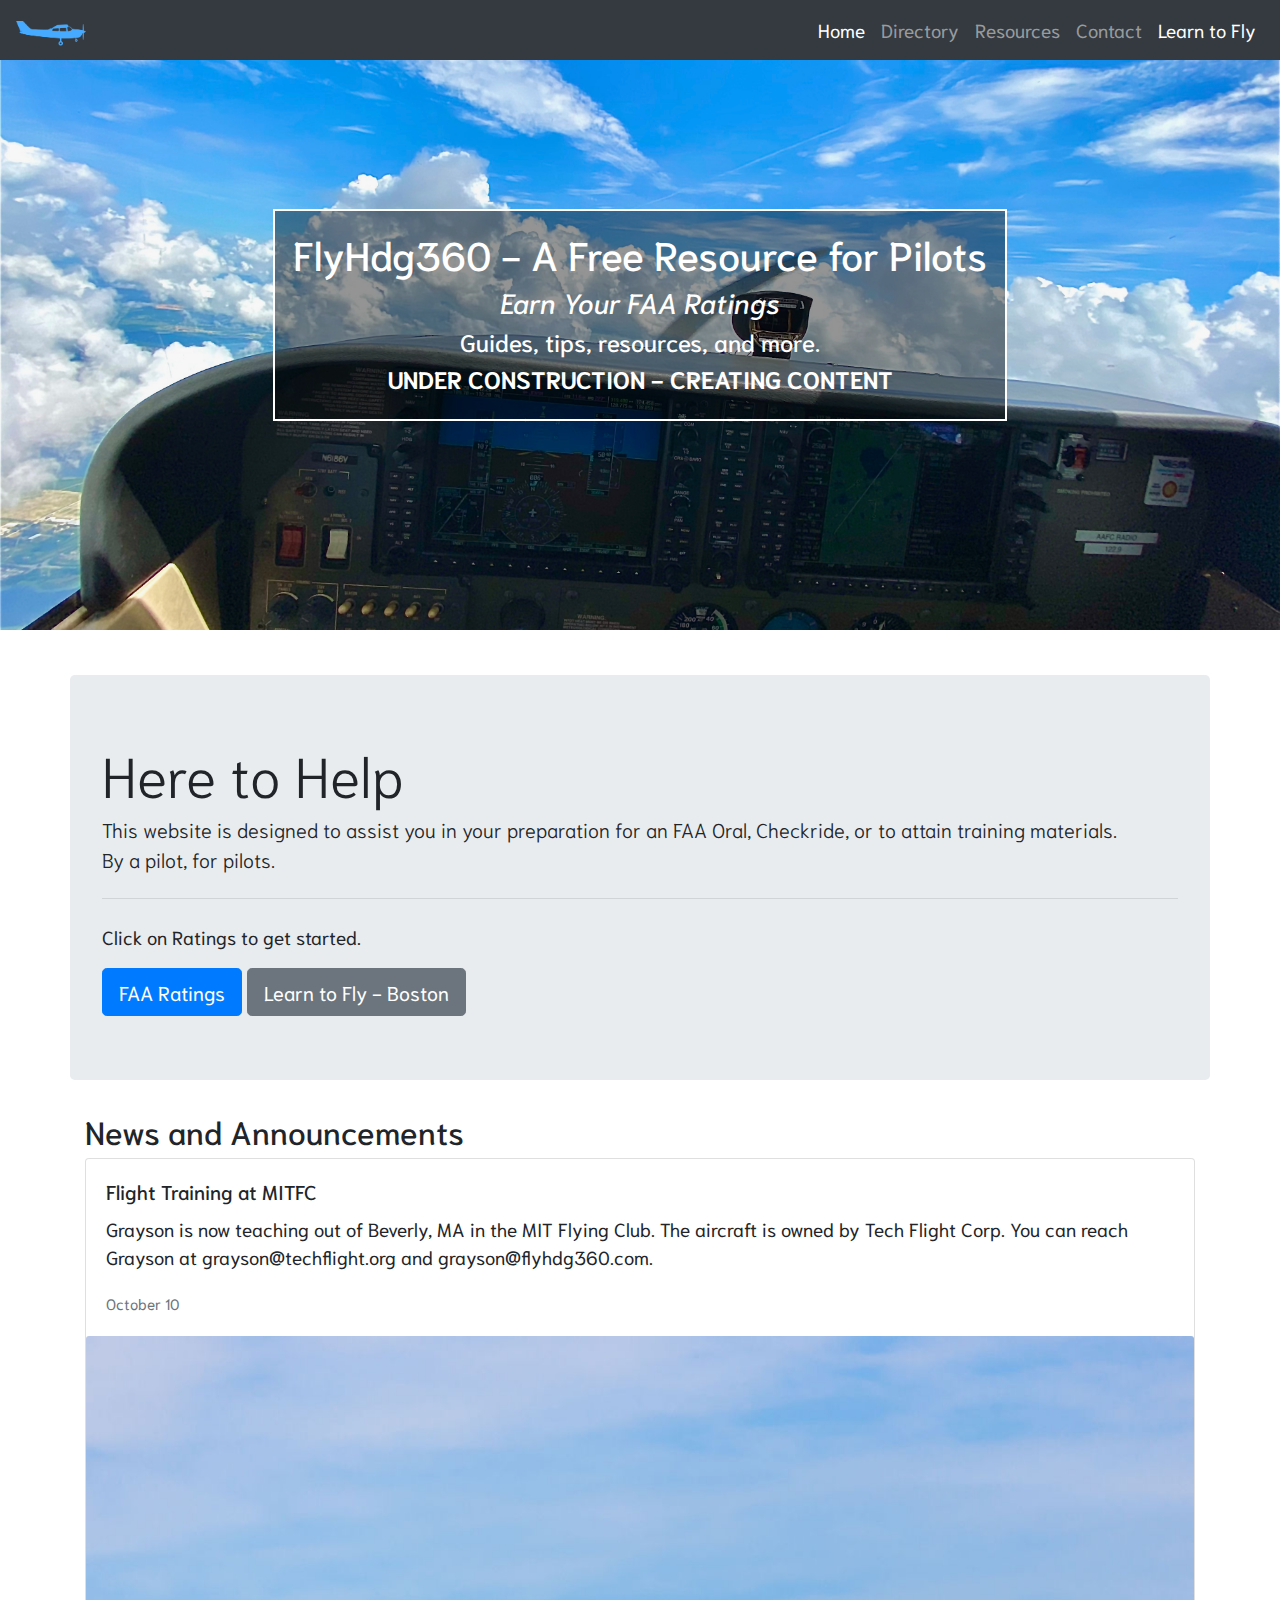
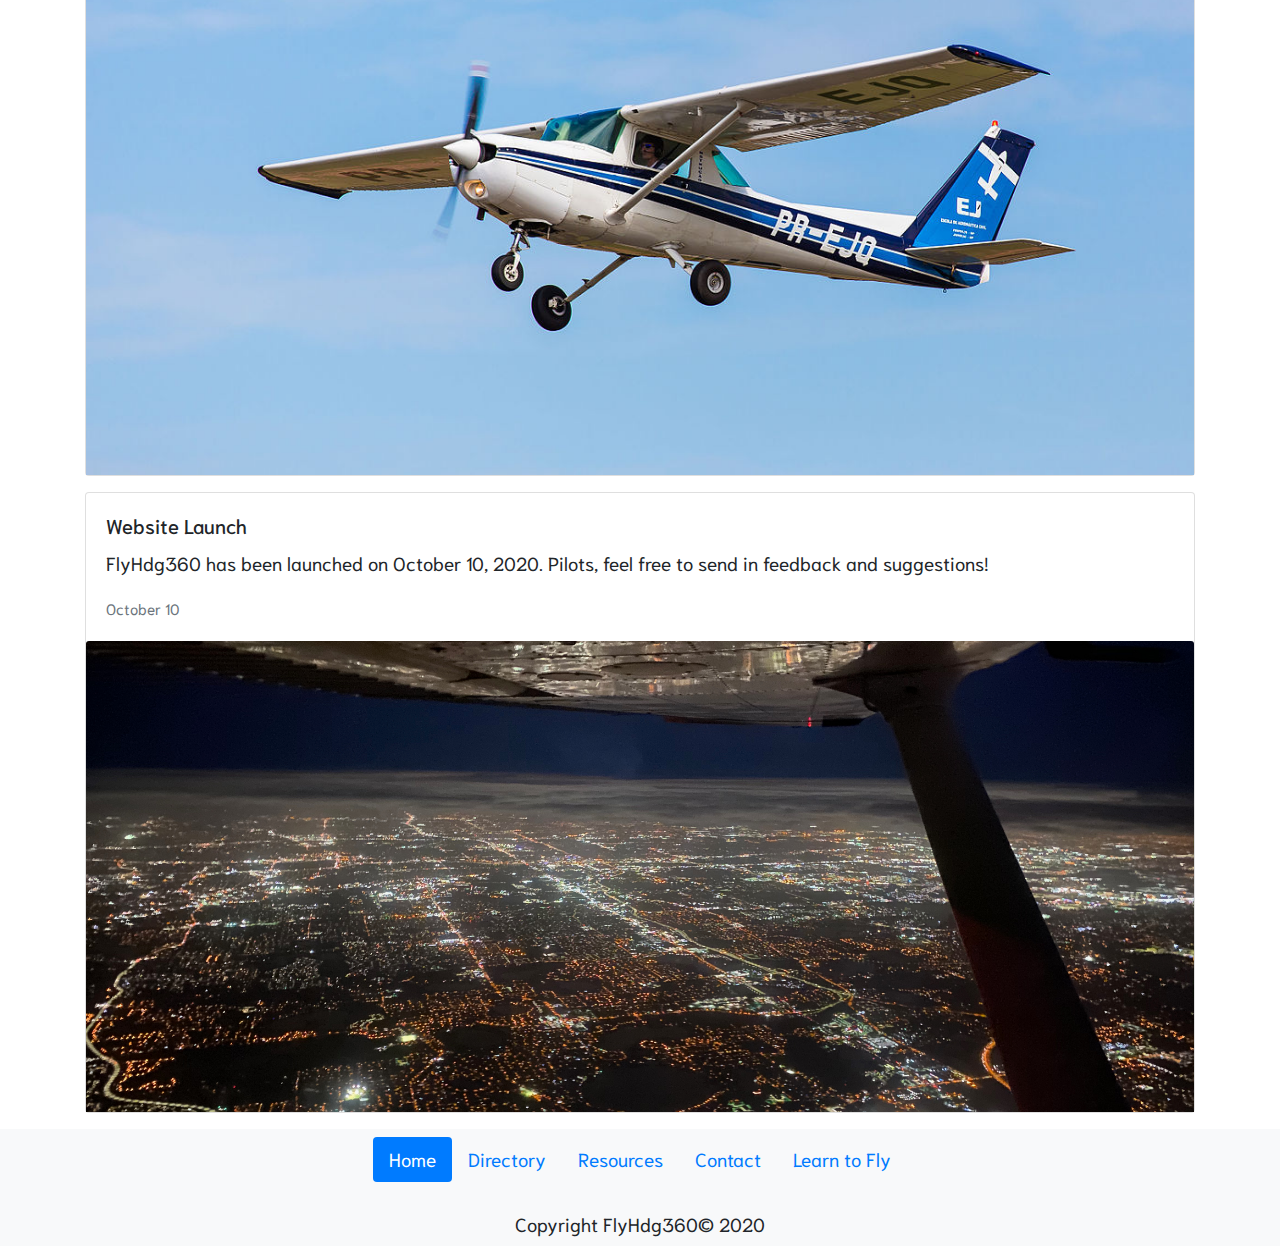
<file: index.html>
<!doctype html>
<html lang="en" />
  <head>
    <!-- Required meta tags -->
    <meta charset="utf-8">
    <meta name="viewport" content="width=device-width, initial-scale=1, shrink-to-fit=no">

     <!-- Bootstrap CSS -->
    <link rel="stylesheet" href="https://stackpath.bootstrapcdn.com/bootstrap/4.5.2/css/bootstrap.min.css" integrity="sha384-JcKb8q3iqJ61gNV9KGb8thSsNjpSL0n8PARn9HuZOnIxN0hoP+VmmDGMN5t9UJ0Z" crossorigin="anonymous">

    <!-- CSS Links -->
    <link href="./resources/ratings/style.css" rel=stylesheet type="text/css" />
    <link href="./resources/global.css" rel=stylesheet type="text/css" />

    <!-- Fonts -->
    <link href="https://fonts.googleapis.com/css2?family=Niramit:ital,wght@0,200;0,300;0,400;0,500;0,600;0,700;1,200;1,300;1,400;1,500;1,600;1,700&display=swap" rel="stylesheet">
    <title>FlyHdg360</title>
  </head>
  <body>



    <nav class="navbar navbar-expand-lg navbar-dark bg-dark fixed-top">
      <a class="navbar-brand" href="#">
        <img src="resources/images/logo.png" width="70px" />
      </a>
      <button class="navbar-toggler" type="button" data-toggle="collapse" data-target="#navbarNav" aria-controls="navbarNav" aria-expanded="false" aria-label="Toggle navigation">
        <span class="navbar-toggler-icon"></span>
      </button>
      <div class="collapse navbar-collapse justify-content-end" id="navbarNav" role="navigation">

        <ul class="navbar-nav">
          <li class="nav-item active">
            <a class="nav-link" href="">Home <span class="sr-only">(current)</span></a>
          </li>
          <li class="nav-item">
            <a class="nav-link" href="directory.html">Directory</a>
          </li>
          <li class="nav-item">
            <a class="nav-link" href="resources.html">Resources</a>
          </li>
          <li class="nav-item">
            <a class="nav-link" href="contact.html">Contact</a>
          </li>
          <li class="nav-item active">
            <a class="nav-link" href="learntofly.html">Learn to Fly</a>
          </li>
        </ul>
      </div>
    </nav>

    <!-- Landing Page Title + Jumbotron -->

    <div class="landing container-fluid d-flex flex-column justify-content-center align-items-center">
      <div class="">
        <div class="landing-text text-center">
          <h1>FlyHdg360 - A Free Resource for Pilots</h1>
          <h3><em>Earn Your FAA Ratings</em></h3>
          <h4>Guides, tips, resources, and more.</h4>
          <h4><strong>UNDER CONSTRUCTION - CREATING CONTENT</strong></h4>
        </div>
      </div>

    </div>


    <!-- First Content -->

    <div class="jumbotron container">
      <h1 class="display-4">Here to Help</h1>
        <p class="lead">This website is designed to assist you in your preparation for an FAA Oral, Checkride, or to attain training materials. <br> By a pilot, for pilots.</p>
        <hr class="my-4">
        <p>Click on Ratings to get started.</p>
      <a class="btn btn-primary btn-lg" href="directory.html" role="button">FAA Ratings</a>
      <a class="btn btn-secondary btn-lg" href="learntofly.html" role="button">Learn to Fly - Boston</a>
    </div>


    <!-- Announcements -->


    <div class="announcements container">
      <h2>News and Announcements</h2>

      <div class="card mb-3">
        <div class="card-body">
          <h5 class="card-title">Flight Training at MITFC</h5>
          <p class="card-text">Grayson is now teaching out of Beverly, MA in the MIT Flying Club. The aircraft is owned
          by Tech Flight Corp. You can reach Grayson at grayson@techflight.org and grayson@flyhdg360.com. </p>
          <p class="card-text"><small class="text-muted">October 10</small></p>
        </div>
        <img src="resources/images/c152.jpg" class="card-img-top img-fluid" alt="...">

      </div>
      <div class="card mb-3">
        <div class="card-body">
          <h5 class="card-title">Website Launch</h5>
          <p class="card-text">FlyHdg360 has been launched on October 10, 2020. Pilots, feel free to send in feedback and suggestions!</p>
          <p class="card-text"><small class="text-muted">October 10</small></p>
        </div>
        <img src="resources/images/IMG_32831.jpeg" class="card-img-top img-fluid" alt="...">

      </div>
    </div>

    <footer class="nav navbar justify-content-center d-flex flex-column bg-light">
      <ul class="nav nav-pills">
        <li class="nav-item">
          <a class="nav-link active" href="">Home</a>
        </li>
        <li class="nav-item">
          <a class="nav-link" href="ratings.html">Directory</a>
        </li>
        <li class="nav-item">
          <a class="nav-link" href="resources.html">Resources</a>
        </li>
        <li class="nav-item">
          <a class="nav-link" href="contact.html">Contact</a>
        </li>
        <li class="nav-item active">
          <a class="nav-link" href="learntofly.html">Learn to Fly</a>
        </li>
      </ul>
      <br>
      <span class="white">Copyright FlyHdg360© 2020</span>
    </footer>

    </body>

  </html>
</file>
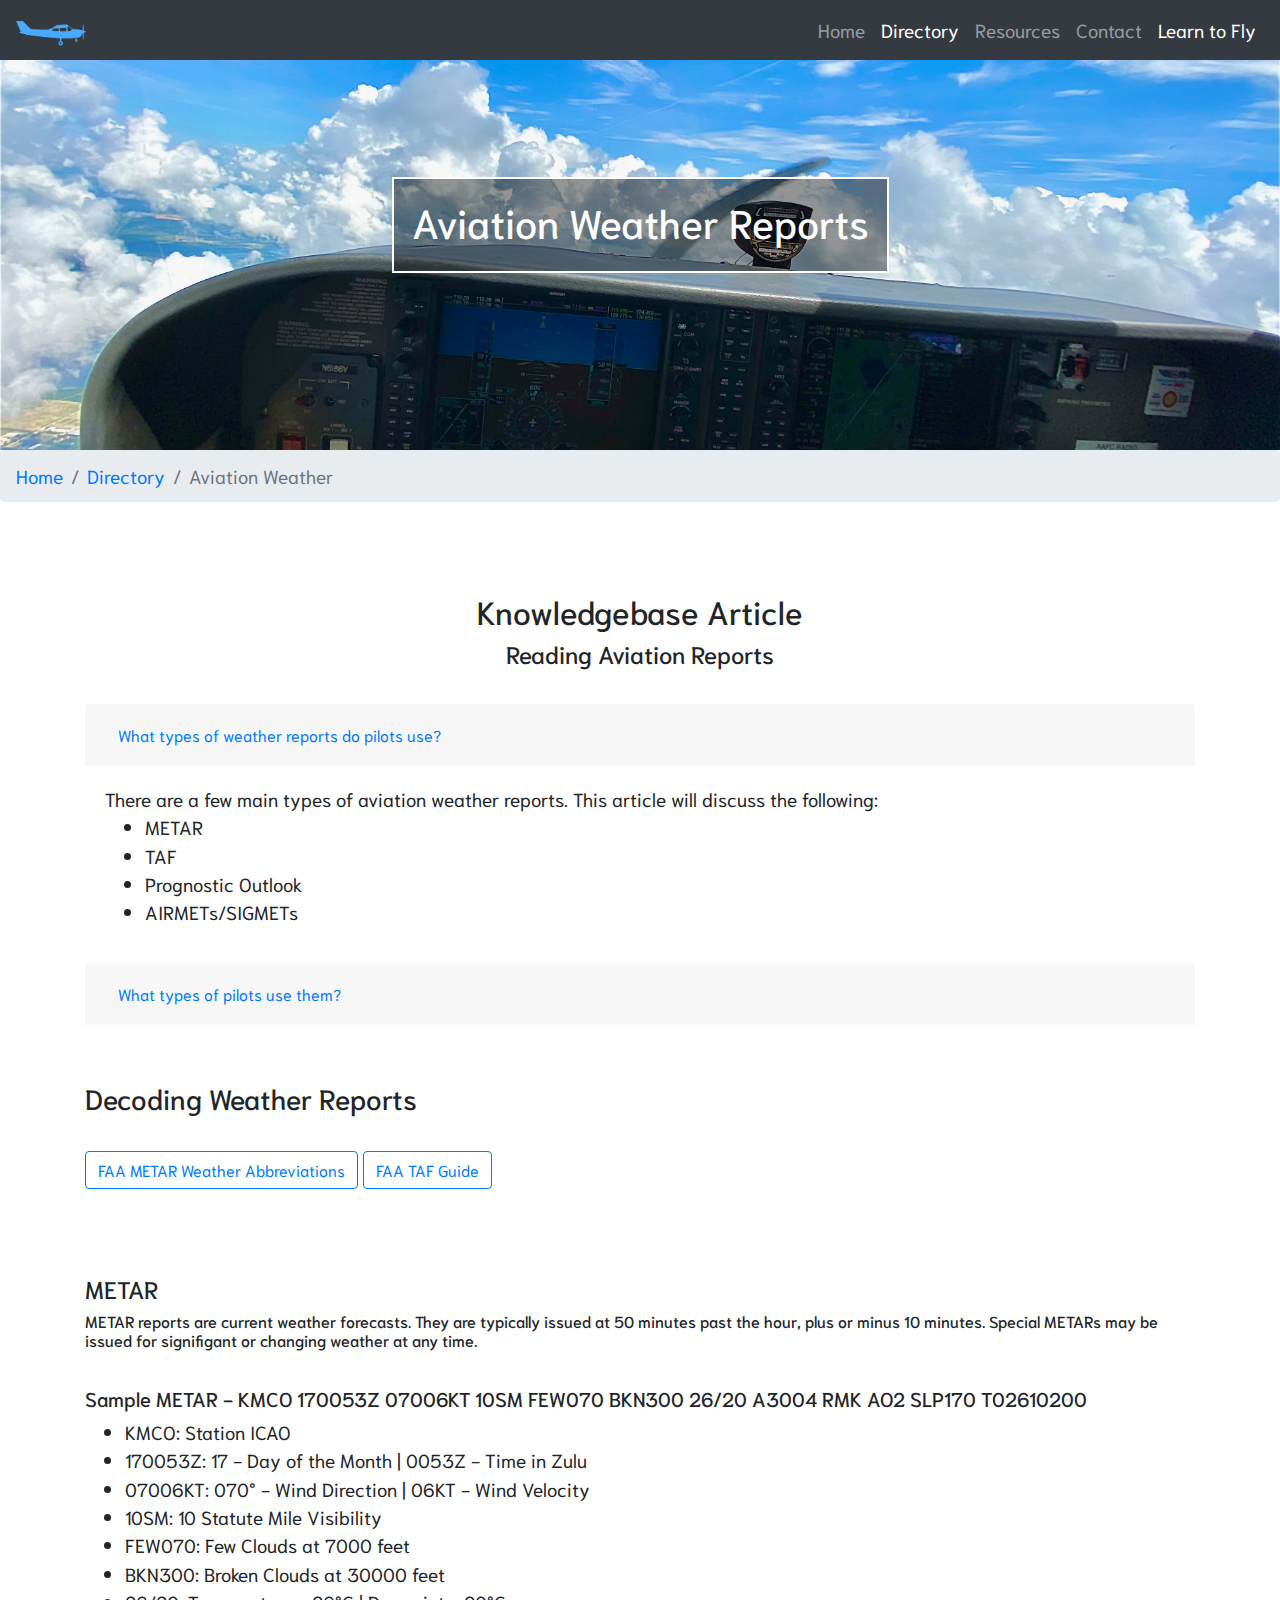
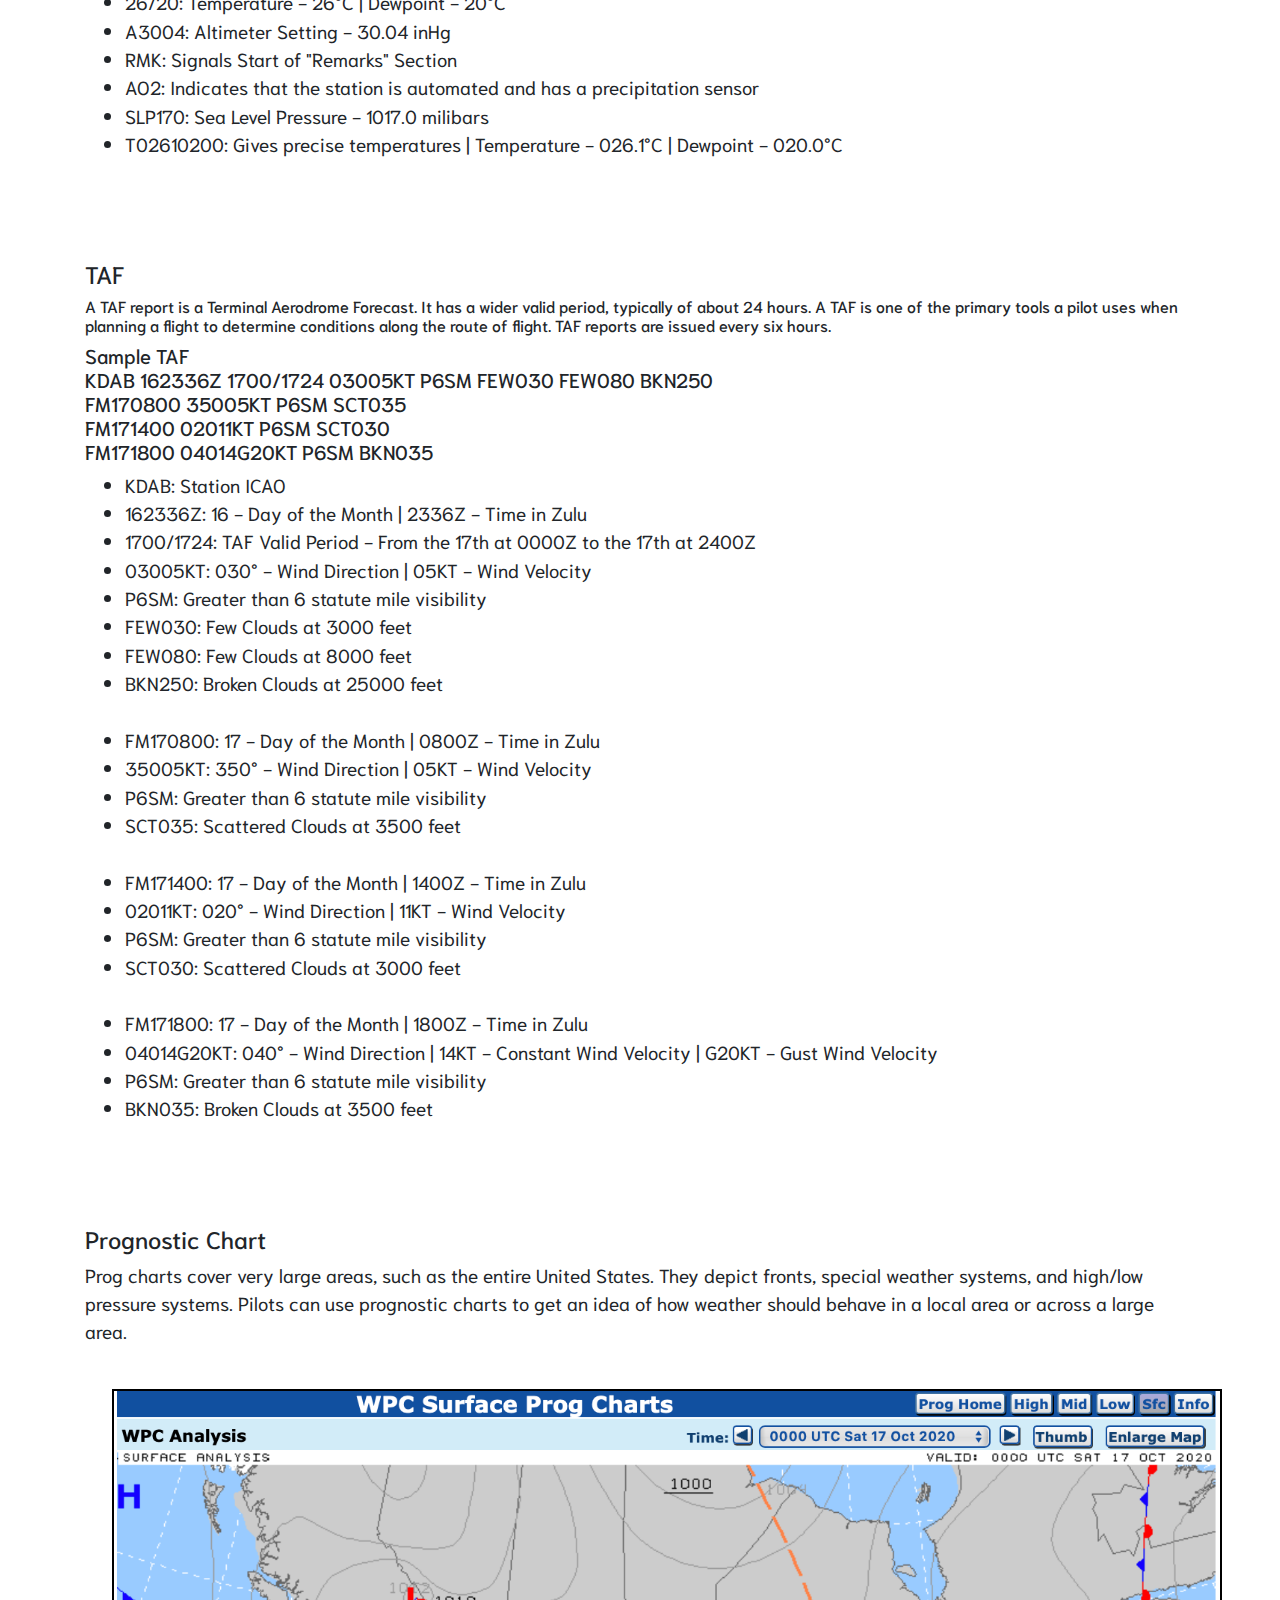
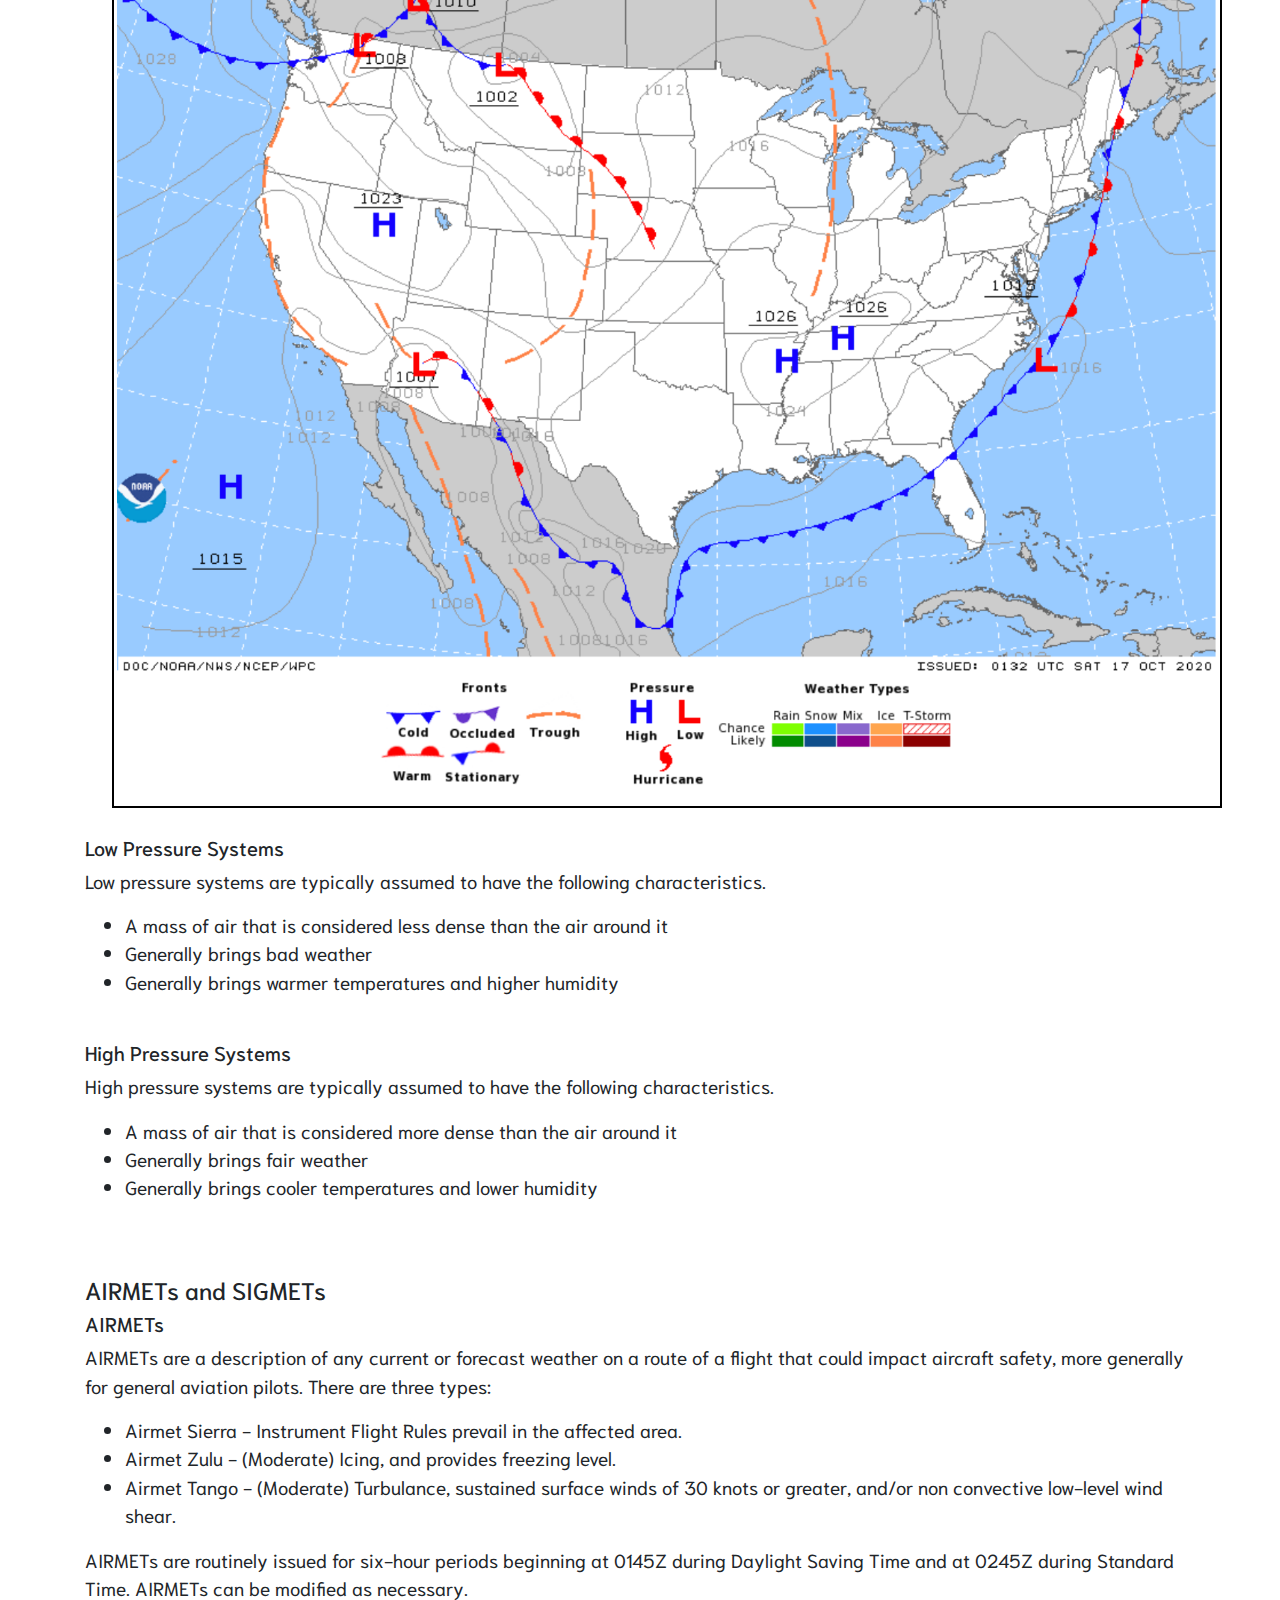
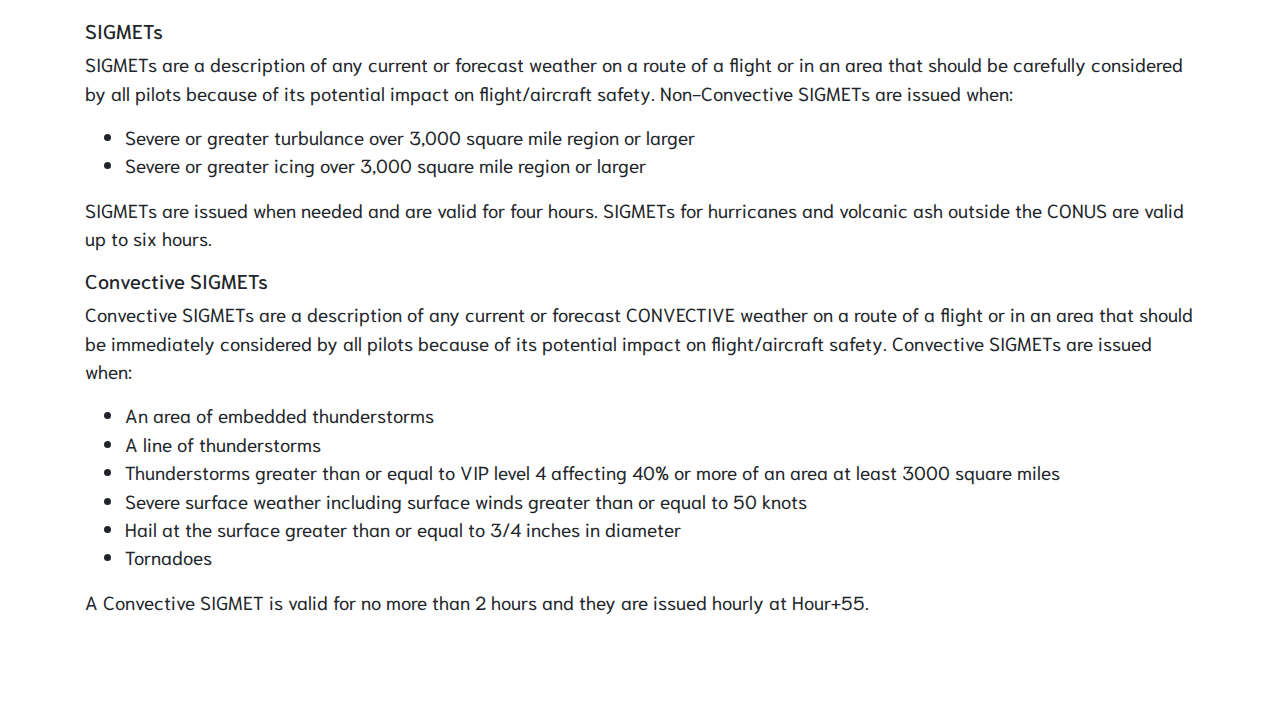
<file: aviationwx.html>
<!doctype html>
<html lang="en" />
  <head>
    <!-- Required meta tags -->
    <meta charset="utf-8">
    <meta name="viewport" content="width=device-width, initial-scale=1, shrink-to-fit=no">

     <!-- Bootstrap CSS -->
    <link rel="stylesheet" href="https://stackpath.bootstrapcdn.com/bootstrap/4.5.2/css/bootstrap.min.css" integrity="sha384-JcKb8q3iqJ61gNV9KGb8thSsNjpSL0n8PARn9HuZOnIxN0hoP+VmmDGMN5t9UJ0Z" crossorigin="anonymous">

    <!-- CSS Links -->
    <link href="./resources/directory/style.css" rel=stylesheet type="text/css" />
    <link href="./resources/global.css" rel=stylesheet type="text/css" />

    <!-- Fonts -->
    <link href="https://fonts.googleapis.com/css2?family=Niramit:ital,wght@0,200;0,300;0,400;0,500;0,600;0,700;1,200;1,300;1,400;1,500;1,600;1,700&display=swap" rel="stylesheet">
    <title>Weather</title>
  </head>
  <body>



    <nav class="navbar navbar-expand-lg navbar-dark bg-dark fixed-top">
      <a class="navbar-brand" href="ratings.html">
        <img src="resources/images/logo.png" width="70px" />
      </a>
      <button class="navbar-toggler" type="button" data-toggle="collapse" data-target="#navbarNav" aria-controls="navbarNav" aria-expanded="false" aria-label="Toggle navigation">
        <span class="navbar-toggler-icon"></span>
      </button>
      <div class="collapse navbar-collapse justify-content-end" id="navbarNav" role="navigation">

        <ul class="navbar-nav">
          <li class="nav-item">
            <a class="nav-link" href="index.html">Home</a>
          </li>
          <li class="nav-item active">
            <a class="nav-link" href="directory.html">Directory</a>
          </li>
          <li class="nav-item">
            <a class="nav-link" href="resources.html">Resources</a>
          </li>
          <li class="nav-item">
            <a class="nav-link" href="contact.html">Contact</a>
          </li>
          <li class="nav-item active">
            <a class="nav-link" href="learntofly.html">Learn to Fly</a>
          </li>
        </ul>
      </div>
    </nav>

    <!-- Landing Page Title + Jumbotron -->

    <div class="land-title container-fluid d-flex flex-column justify-content-center align-items-center">
        <div class="">
          <div class="landing-texts text-center">
            <h1>Aviation Weather Reports</h1>
          </div>
        </div>
    </div>

    <!-- Private Certificate -->
    <nav aria-label="breadcrumb">
      <ol class="breadcrumb">
        <li class="breadcrumb-item"><a href="ratings.html">Home</a></li>
        <li class="breadcrumb-item"><a href="directory.html">Directory</a></li>
        <li class="breadcrumb-item active" aria-current="page">Aviation Weather</li>
      </ol>
    </nav>
    <div class="rating-page-section sectional-section container">

      <h2 class="text-center">Knowledgebase Article</h2>
      <h4 class="text-center">Reading Aviation Reports</h4>
      <br>
      <div class="accordion" id="accordionExample">
        <div class="card">
          <div class="card-header" id="headingOne">
            <h5 class="mb-0">
              <button class="btn btn-link" type="button" data-toggle="collapse" data-target="#collapseOne" aria-expanded="true" aria-controls="collapseOne">
                What types of weather reports do pilots use?
              </button>
            </h5>
          </div>

          <div id="collapseOne" class="collapse show" aria-labelledby="headingOne" data-parent="#accordionExample">
            <div class="card-body">
              There are a few main types of aviation weather reports. This article will discuss the following:
              <ul>
                <li>METAR</li>
                <li>TAF</li>
                <li>Prognostic Outlook</li>
                <li>AIRMETs/SIGMETs</li>
              </ul>
            </div>
        </div>
        <div class="card">
          <div class="card-header" id="headingTwo">
            <h5 class="mb-0">
              <button class="btn btn-link collapsed" type="button" data-toggle="collapse" data-target="#collapseTwo" aria-expanded="false" aria-controls="collapseTwo">
                What types of pilots use them?
              </button>
            </h5>
          </div>
          <div id="collapseTwo" class="collapse" aria-labelledby="headingTwo" data-parent="#accordionExample">
            <div class="card-body">
              All pilots! Attaining up-to-date weather reports is an important
              part of any preflight procedure.
            </div>
          </div>
        </div>
      </div>
      <br>
      <br>

      <div class="reading-and-understanding">
        <h3>Decoding Weather Reports</h3>
        <br>
        <a href="https://www.weather.gov/media/wrh/mesowest/metar_decode_key.pdf" target="_blank"><button class="btn btn-large btn-outline-primary">FAA METAR Weather Abbreviations</button></a>
        <a href="https://aviationweather.gov/taf/decoder" target="_blank"><button class="btn btn-large btn-outline-primary">FAA TAF Guide</button></a>

        <br><br>

        <br><br>
        <h4>METAR</h4>
        <!--<img src="./resources/images/decode1.png" class="img img-fluid" /> -->
        <h6>METAR reports are current weather forecasts. They are typically issued at 50 minutes past the hour, plus or minus 10 minutes. Special METARs may be issued for signifigant or changing weather at any time.</h6>

        <br>
        <h5>Sample METAR - KMCO 170053Z 07006KT 10SM FEW070 BKN300 26/20 A3004 RMK AO2 SLP170 T02610200</h6>
          <ul>
            <li>KMCO: Station ICAO</li>
            <li>170053Z: 17 - Day of the Month | 0053Z - Time in Zulu</li>
            <li>07006KT: 070° - Wind Direction | 06KT - Wind Velocity</li>
            <li>10SM: 10 Statute Mile Visibility</li>
            <li>FEW070: Few Clouds at 7000 feet</li>
            <li>BKN300: Broken Clouds at 30000 feet</li>
            <li>26/20: Temperature - 26°C | Dewpoint - 20°C</li>
            <li>A3004: Altimeter Setting - 30.04 inHg</li>
            <li>RMK: Signals Start of "Remarks" Section</li>
            <li>AO2: Indicates that the station is automated and has a precipitation sensor</li>
            <li>SLP170: Sea Level Pressure - 1017.0 milibars</li>
            <li>T02610200: Gives precise temperatures | Temperature - 026.1°C | Dewpoint - 020.0°C</li>

          </ul>
        <br>
        <br>
        <br>
        <h4>TAF</h4>
        <h6>A TAF report is a Terminal Aerodrome Forecast. It has a wider valid period, typically of about 24 hours. A TAF is one of the primary tools a pilot uses when planning a flight to determine conditions along the route of flight. TAF reports are issued every six hours.</h6>
        <h5>Sample TAF<br>KDAB 162336Z 1700/1724 03005KT P6SM FEW030 FEW080 BKN250
          <br>FM170800 35005KT P6SM SCT035
          </br>FM171400 02011KT P6SM SCT030
          </br>FM171800 04014G20KT P6SM BKN035</h6>
          <ul>
            <li>KDAB: Station ICAO</li>
            <li>162336Z: 16 - Day of the Month | 2336Z - Time in Zulu</li>
            <li>1700/1724: TAF Valid Period - From the 17th at 0000Z to the 17th at 2400Z</li>
            <li>03005KT: 030° - Wind Direction | 05KT - Wind Velocity</li>
            <li>P6SM: Greater than 6 statute mile visibility</li>
            <li>FEW030: Few Clouds at 3000 feet</li>
            <li>FEW080: Few Clouds at 8000 feet</li>
            <li>BKN250: Broken Clouds at 25000 feet</li>
            <br>
            <li>FM170800: 17 - Day of the Month | 0800Z - Time in Zulu</li>
            <li>35005KT: 350° - Wind Direction | 05KT - Wind Velocity</li>
            <li>P6SM: Greater than 6 statute mile visibility</li>
            <li>SCT035: Scattered Clouds at 3500 feet</li>
            <br>
            <li>FM171400: 17 - Day of the Month | 1400Z - Time in Zulu</li>
            <li>02011KT: 020° - Wind Direction | 11KT - Wind Velocity</li>
            <li>P6SM: Greater than 6 statute mile visibility</li>
            <li>SCT030: Scattered Clouds at 3000 feet</li>
            <br>
            <li>FM171800: 17 - Day of the Month | 1800Z - Time in Zulu</li>
            <li>04014G20KT: 040° - Wind Direction | 14KT - Constant Wind Velocity | G20KT - Gust Wind Velocity</li>
            <li>P6SM: Greater than 6 statute mile visibility</li>
            <li>BKN035: Broken Clouds at 3500 feet</li>
          </ul>
        <br>
        <br>
        <br>
        <h4>Prognostic Chart</h4>
        <p>Prog charts cover very large areas, such as the entire United States. They depict fronts, special weather systems, and high/low pressure systems. Pilots can use prognostic charts to get an idea of how weather should behave in a local area or across a large area.</p>

        <img src="./resources/images/progchart.png" class="img img-fluid" />
        <h5>Low Pressure Systems</h5>
        <p>Low pressure systems are typically assumed to have the following characteristics.
          <ul>
            <li>A mass of air that is considered less dense than the air around it</li>
            <li>Generally brings bad weather</li>
            <li>Generally brings warmer temperatures and higher humidity</li>
          </ul>
        </p>
        <br>
        <h5>High Pressure Systems</h5>
        <p>High pressure systems are typically assumed to have the following characteristics.
          <ul>
            <li>A mass of air that is considered more dense than the air around it</li>
            <li>Generally brings fair weather</li>
            <li>Generally brings cooler temperatures and lower humidity</li>
          </ul>
        </p>

        <br><br>
        <h4>AIRMETs and SIGMETs</h4>
        <h5>AIRMETs</h5>
        <p>AIRMETs are a description of any current or forecast weather on a route of a flight that could impact aircraft safety, more generally for general aviation pilots. There are three types:
          <ul>
            <li>Airmet Sierra - Instrument Flight Rules prevail in the affected area.</li>
            <li>Airmet Zulu - (Moderate) Icing, and provides freezing level.</li>
            <li>Airmet Tango - (Moderate) Turbulance, sustained surface winds of 30 knots or greater, and/or non convective low-level wind shear.</li>
          </ul>

        AIRMETs are routinely issued for six-hour periods beginning at 0145Z during Daylight Saving Time and at 0245Z during Standard Time. AIRMETs can be modified as necessary.
        </p>
        <h5>SIGMETs</h5>
        <p>SIGMETs are a description of any current or forecast weather on a route of a flight or in an area that should be carefully considered by all pilots because of its potential impact on flight/aircraft safety. Non-Convective SIGMETs are issued when:
          <ul>
            <li>Severe or greater turbulance over 3,000 square mile region or larger</li>
            <li>Severe or greater icing over 3,000 square mile region or larger</li>
          </ul>
          SIGMETs are issued when needed and are valid for four hours. SIGMETs for hurricanes and volcanic ash outside the CONUS are valid up to six hours.
        </p>
        <h5>Convective SIGMETs</h5>
        <p>Convective SIGMETs are a description of any current or forecast CONVECTIVE weather on a route of a flight or in an area that should be immediately considered by all pilots because of its potential impact on flight/aircraft safety. Convective SIGMETs are issued when:
          <ul>
            <li>An area of embedded thunderstorms</li>
            <li>A line of thunderstorms</li>
            <li>Thunderstorms greater than or equal to VIP level 4 affecting 40% or more of an area at least 3000 square miles</li>
            <li>Severe surface weather including surface winds greater than or equal to 50 knots</li>
            <li>Hail at the surface greater than or equal to 3/4 inches in diameter</li>
            <li>Tornadoes</li>
          </ul>
          A Convective SIGMET is valid for no more than 2 hours and they are issued hourly at Hour+55.
        </p>
    </div>

    <script src="https://code.jquery.com/jquery-3.5.1.slim.min.js" integrity="sha384-DfXdz2htPH0lsSSs5nCTpuj/zy4C+OGpamoFVy38MVBnE+IbbVYUew+OrCXaRkfj" crossorigin="anonymous"></script>
    <script src="https://cdn.jsdelivr.net/npm/popper.js@1.16.1/dist/umd/popper.min.js" integrity="sha384-9/reFTGAW83EW2RDu2S0VKaIzap3H66lZH81PoYlFhbGU+6BZp6G7niu735Sk7lN" crossorigin="anonymous"></script>
    <script src="https://stackpath.bootstrapcdn.com/bootstrap/4.5.2/js/bootstrap.min.js" integrity="sha384-B4gt1jrGC7Jh4AgTPSdUtOBvfO8shuf57BaghqFfPlYxofvL8/KUEfYiJOMMV+rV" crossorigin="anonymous"></script>

  </body>


</html>
</file>
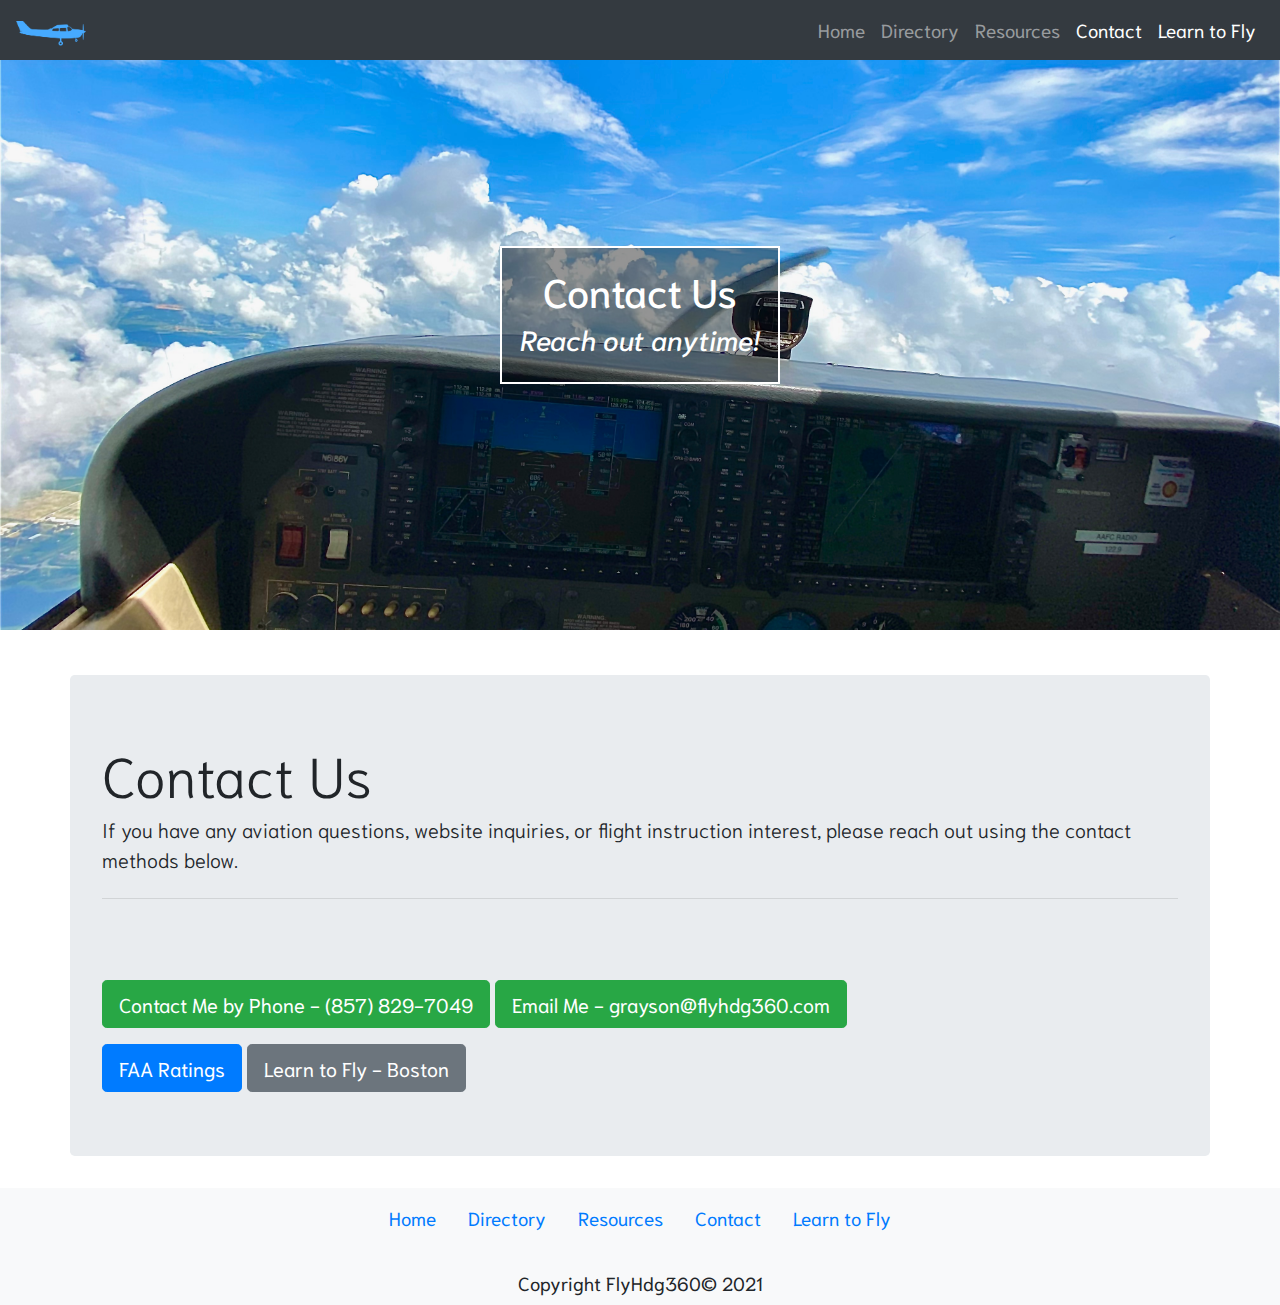
<file: contact.html>
<!doctype html>
<html lang="en" />
  <head>
    <!-- Required meta tags -->
    <meta charset="utf-8">
    <meta name="viewport" content="width=device-width, initial-scale=1, shrink-to-fit=no">

     <!-- Bootstrap CSS -->
    <link rel="stylesheet" href="https://stackpath.bootstrapcdn.com/bootstrap/4.5.2/css/bootstrap.min.css" integrity="sha384-JcKb8q3iqJ61gNV9KGb8thSsNjpSL0n8PARn9HuZOnIxN0hoP+VmmDGMN5t9UJ0Z" crossorigin="anonymous">

    <!-- CSS Links -->
    <link href="./resources/ratings/style.css" rel=stylesheet type="text/css" />
    <link href="./resources/global.css" rel=stylesheet type="text/css" />

    <!-- Fonts -->
    <link href="https://fonts.googleapis.com/css2?family=Niramit:ital,wght@0,200;0,300;0,400;0,500;0,600;0,700;1,200;1,300;1,400;1,500;1,600;1,700&display=swap" rel="stylesheet">
    <title>FlyHdg360</title>
  </head>
  <body>



    <nav class="navbar navbar-expand-lg navbar-dark bg-dark fixed-top">
      <a class="navbar-brand" href="#">
        <img src="resources/images/logo.png" width="70px" />
      </a>
      <button class="navbar-toggler" type="button" data-toggle="collapse" data-target="#navbarNav" aria-controls="navbarNav" aria-expanded="false" aria-label="Toggle navigation">
        <span class="navbar-toggler-icon"></span>
      </button>
      <div class="collapse navbar-collapse justify-content-end" id="navbarNav" role="navigation">

        <ul class="navbar-nav">
          <li class="nav-item">
            <a class="nav-link" href="index.html">Home <span class="sr-only">(current)</span></a>
          </li>
          <li class="nav-item">
            <a class="nav-link" href="directory.html">Directory</a>
          </li>
          <li class="nav-item">
            <a class="nav-link" href="resources.html">Resources</a>
          </li>
          <li class="nav-item active">
            <a class="nav-link" href="contact.html">Contact</a>
          </li>
          <li class="nav-item active">
            <a class="nav-link" href="learntofly.html">Learn to Fly</a>
          </li>
        </ul>
      </div>
    </nav>

    <!-- Landing Page Title + Jumbotron -->

    <div class="landing container-fluid d-flex flex-column justify-content-center align-items-center">
      <div class="">
        <div class="landing-text text-center">
          <h1>Contact Us</h1>
          <h3><em>Reach out anytime!</em></h3>
        </div>
      </div>

    </div>


    <!-- First Content -->

    <div class="jumbotron container">
      <h1 class="display-4">Contact Us</h1>
        <p class="lead">If you have any aviation questions, website inquiries, or flight instruction interest, please reach out using the contact methods below.</p>
        <hr class="my-4">
        <p>
          <br><br>
          <a href="tel:8578297049" target="_blank"><button class="btn btn-lg btn-success">Contact Me by Phone - (857) 829-7049</button></a>
          <a href="mailto:grayson@grayaerialvisual.com"><button class="btn btn-lg btn-success">Email Me - grayson@flyhdg360.com</button></a>

        </p>

      <a class="btn btn-primary btn-lg" href="directory.html" role="button">FAA Ratings</a>
      <a class="btn btn-secondary btn-lg" href="learntofly.html" role="button">Learn to Fly - Boston</a>
    </div>


    <!-- Announcements -->




    <footer class="nav navbar justify-content-center d-flex flex-column bg-light">
      <ul class="nav nav-pills">
        <li class="nav-item">
          <a class="nav-link" href="index.html">Home</a>
        </li>
        <li class="nav-item">
          <a class="nav-link" href="ratings.html">Directory</a>
        </li>
        <li class="nav-item">
          <a class="nav-link" href="resources.html">Resources</a>
        </li>
        <li class="nav-item active">
          <a class="nav-link" href="contact.html">Contact</a>
        </li>
        <li class="nav-item active">
          <a class="nav-link" href="learntofly.html">Learn to Fly</a>
        </li>
      </ul>
      <br>
      <span class="white">Copyright FlyHdg360© 2021</span>
    </footer>

    </body>

  </html>
</file>
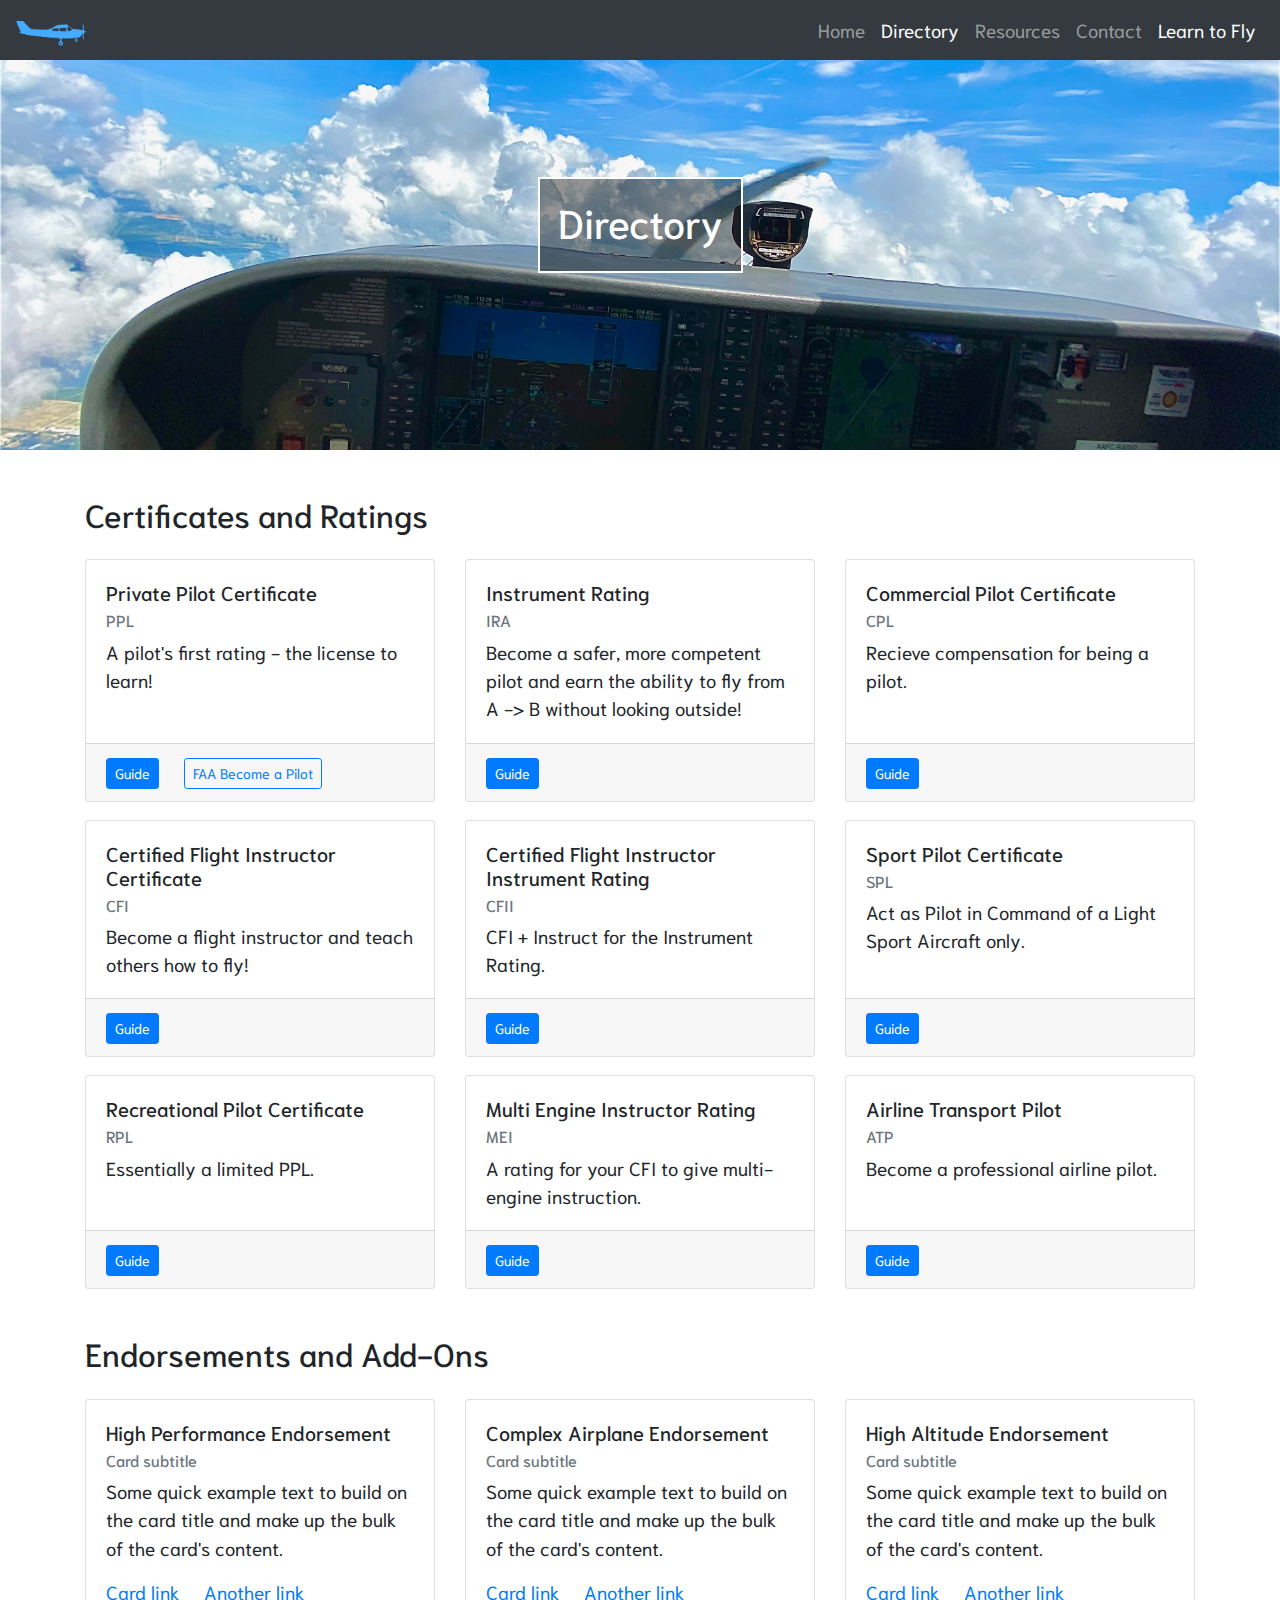
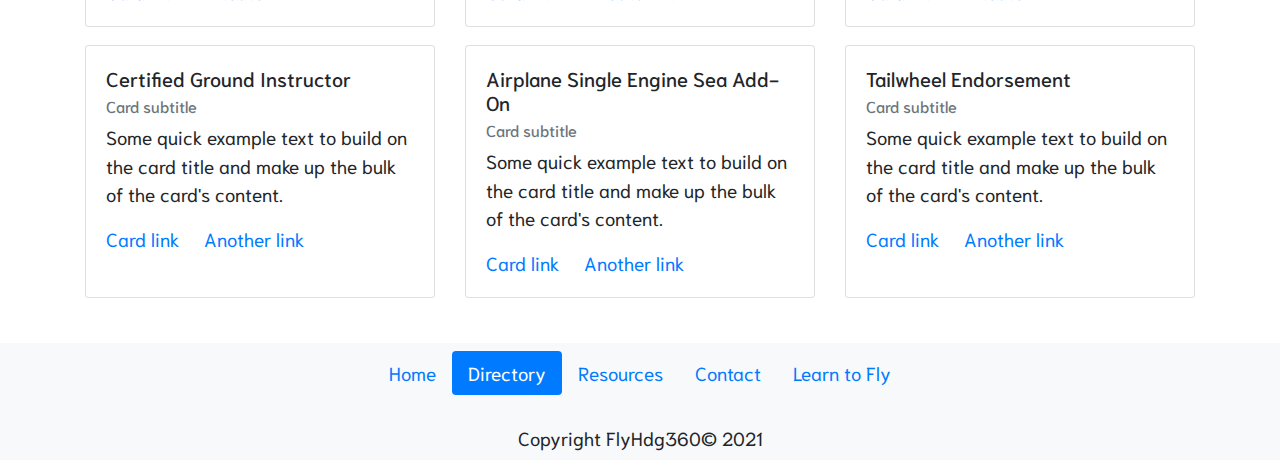
<file: directory.html>
<!doctype html>
<html lang="en" />
  <head>
    <!-- Required meta tags -->
    <meta charset="utf-8">
    <meta name="viewport" content="width=device-width, initial-scale=1, shrink-to-fit=no">

     <!-- Bootstrap CSS -->
    <link rel="stylesheet" href="https://stackpath.bootstrapcdn.com/bootstrap/4.5.2/css/bootstrap.min.css" integrity="sha384-JcKb8q3iqJ61gNV9KGb8thSsNjpSL0n8PARn9HuZOnIxN0hoP+VmmDGMN5t9UJ0Z" crossorigin="anonymous">

    <!-- CSS Links -->
    <link href="./resources/directory/style.css" rel=stylesheet type="text/css" />
    <link href="./resources/global.css" rel=stylesheet type="text/css" />

    <!-- Fonts -->
    <link href="https://fonts.googleapis.com/css2?family=Niramit:ital,wght@0,200;0,300;0,400;0,500;0,600;0,700;1,200;1,300;1,400;1,500;1,600;1,700&display=swap" rel="stylesheet">
    <title>Directory</title>
  </head>
  <body>



    <nav class="navbar navbar-expand-lg navbar-dark bg-dark fixed-top">
      <a class="navbar-brand" href="ratings.html">
        <img src="resources/images/logo.png" width="70px" />
      </a>
      <button class="navbar-toggler" type="button" data-toggle="collapse" data-target="#navbarNav" aria-controls="navbarNav" aria-expanded="false" aria-label="Toggle navigation">
        <span class="navbar-toggler-icon"></span>
      </button>
      <div class="collapse navbar-collapse justify-content-end" id="navbarNav" role="navigation">

        <ul class="navbar-nav">
          <li class="nav-item">
            <a class="nav-link" href="index.html">Home </a>
          </li>
          <li class="nav-item active">
            <a class="nav-link" href="directory.html">Directory<span class="sr-only">(current)</span></a>
          </li>
          <li class="nav-item">
            <a class="nav-link" href="resources.html">Resources</a>
          </li>
          <li class="nav-item">
            <a class="nav-link" href="contact.html">Contact</a>
          </li>
          <li class="nav-item active">
            <a class="nav-link" href="learntofly.html">Learn to Fly</a>
          </li>
        </ul>
      </div>
    </nav>

    <!-- Landing Page Title + Jumbotron -->

    <div class="land-title container-fluid d-flex flex-column justify-content-center align-items-center">
        <div class="">
          <div class="landing-texts text-center">
            <h1>Directory</h1>
          </div>
        </div>

      </div>

    <!-- Ratings Directory -->

    <div class="directory container">
      <h2>Certificates and Ratings</h2>
      <div class="card-deck">
        <div class="card" style="min-width: 18rem;">
          <div class="card-body">
            <h5 class="card-title">Private Pilot Certificate</h5>
            <h6 class="card-subtitle mb-2 text-muted">PPL</h6>
            <p class="card-text">A pilot's first rating - the license to learn!</p>
            </div>
            <div class="card-footer">
              <a href="private.html" class="card-link btn btn-primary btn-sm">Guide</a>
              <a href="https://www.faa.gov/pilots/become/" target="_blank" class="card-link btn btn-outline-primary btn-sm">FAA Become a Pilot</a>
            </div>
        </div>
        <div class="card" style="min-width: 18rem;">
          <div class="card-body">
            <h5 class="card-title">Instrument Rating</h5>
            <h6 class="card-subtitle mb-2 text-muted">IRA</h6>
            <p class="card-text">Become a safer, more competent pilot and earn the ability to fly from A -> B without looking outside!</p>
          </div>
          <div class="card-footer">
            <a href="" class="card-link btn btn-primary btn-sm">Guide</a>
          </div>
        </div>
        <div class="card" style="min-width: 18rem;">
          <div class="card-body">
            <h5 class="card-title">Commercial Pilot Certificate</h5>
            <h6 class="card-subtitle mb-2 text-muted">CPL</h6>
            <p class="card-text">Recieve compensation for being a pilot.</p>
          </div>
          <div class="card-footer">
            <a href="" class="card-link btn btn-primary btn-sm">Guide</a>
          </div>
        </div>
        <div class="card" style="min-width: 18rem;">
          <div class="card-body">
            <h5 class="card-title">Certified Flight Instructor Certificate</h5>
            <h6 class="card-subtitle mb-2 text-muted">CFI</h6>
            <p class="card-text">Become a flight instructor and teach others how to fly!</p>
          </div>
          <div class="card-footer">
            <a href="" class="card-link btn btn-primary btn-sm">Guide</a>
          </div>
        </div>
        <div class="card" style="min-width: 18rem;">
          <div class="card-body">
            <h5 class="card-title">Certified Flight Instructor Instrument Rating</h5>
            <h6 class="card-subtitle mb-2 text-muted">CFII</h6>
            <p class="card-text">CFI + Instruct for the Instrument Rating.</p>
          </div>
          <div class="card-footer">
            <a href="" class="card-link btn btn-primary btn-sm">Guide</a>
          </div>
        </div>
        <div class="card" style="min-width: 18rem;">
          <div class="card-body">
            <h5 class="card-title">Sport Pilot Certificate</h5>
            <h6 class="card-subtitle mb-2 text-muted">SPL</h6>
            <p class="card-text">Act as Pilot in Command of a Light Sport Aircraft only.</p>
          </div>
          <div class="card-footer">
            <a href="" class="card-link btn btn-primary btn-sm">Guide</a>
          </div>
        </div>
        <div class="card" style="min-width: 18rem;">
          <div class="card-body">
            <h5 class="card-title">Recreational Pilot Certificate</h5>
            <h6 class="card-subtitle mb-2 text-muted">RPL</h6>
            <p class="card-text">Essentially a limited PPL.</p>
          </div>
          <div class="card-footer">
            <a href="" class="card-link btn btn-primary btn-sm">Guide</a>
          </div>
        </div>
        <div class="card" style="min-width: 18rem;">
          <div class="card-body">
            <h5 class="card-title">Multi Engine Instructor Rating</h5>
            <h6 class="card-subtitle mb-2 text-muted">MEI</h6>
            <p class="card-text">A rating for your CFI to give multi-engine instruction.</p>
          </div>
          <div class="card-footer">
            <a href="" class="card-link btn btn-primary btn-sm">Guide</a>
          </div>
        </div>
        <div class="card" style="min-width: 18rem;">
          <div class="card-body">
            <h5 class="card-title">Airline Transport Pilot</h5>
            <h6 class="card-subtitle mb-2 text-muted">ATP</h6>
            <p class="card-text">Become a professional airline pilot.</p>
          </div>
          <div class="card-footer">
            <a href="" class="card-link btn btn-primary btn-sm">Guide</a>
          </div>
        </div>
      </div>
    </div>

    <div class="directory container">
      <h2>Endorsements and Add-Ons</h2>
      <div class="card-deck">
        <div class="card" style="min-width: 18rem;">
          <div class="card-body">
            <h5 class="card-title">High Performance Endorsement</h5>
            <h6 class="card-subtitle mb-2 text-muted">Card subtitle</h6>
            <p class="card-text">Some quick example text to build on the card title and make up the bulk of the card's content.</p>
            <a href="#" class="card-link">Card link</a>
            <a href="#" class="card-link">Another link</a>
          </div>
        </div>
        <div class="card" style="min-width: 18rem;">
          <div class="card-body">
            <h5 class="card-title">Complex Airplane Endorsement</h5>
            <h6 class="card-subtitle mb-2 text-muted">Card subtitle</h6>
            <p class="card-text">Some quick example text to build on the card title and make up the bulk of the card's content.</p>
            <a href="#" class="card-link">Card link</a>
            <a href="#" class="card-link">Another link</a>
          </div>
        </div>
        <div class="card" style="min-width: 18rem;">
          <div class="card-body">
            <h5 class="card-title">High Altitude Endorsement</h5>
            <h6 class="card-subtitle mb-2 text-muted">Card subtitle</h6>
            <p class="card-text">Some quick example text to build on the card title and make up the bulk of the card's content.</p>
            <a href="#" class="card-link">Card link</a>
            <a href="#" class="card-link">Another link</a>
          </div>
        </div>
        <div class="card" style="min-width: 18rem;">
          <div class="card-body">
            <h5 class="card-title">Certified Ground Instructor</h5>
            <h6 class="card-subtitle mb-2 text-muted">Card subtitle</h6>
            <p class="card-text">Some quick example text to build on the card title and make up the bulk of the card's content.</p>
            <a href="#" class="card-link">Card link</a>
            <a href="#" class="card-link">Another link</a>
          </div>
        </div>
        <div class="card" style="min-width: 18rem;">
          <div class="card-body">
            <h5 class="card-title">Airplane Single Engine Sea Add-On</h5>
            <h6 class="card-subtitle mb-2 text-muted">Card subtitle</h6>
            <p class="card-text">Some quick example text to build on the card title and make up the bulk of the card's content.</p>
            <a href="#" class="card-link">Card link</a>
            <a href="#" class="card-link">Another link</a>
          </div>
        </div>
        <div class="card" style="min-width: 18rem;">
          <div class="card-body">
            <h5 class="card-title">Tailwheel Endorsement</h5>
            <h6 class="card-subtitle mb-2 text-muted">Card subtitle</h6>
            <p class="card-text">Some quick example text to build on the card title and make up the bulk of the card's content.</p>
            <a href="#" class="card-link">Card link</a>
            <a href="#" class="card-link">Another link</a>
          </div>
        </div>

      </div>
    </div>



    <footer class="nav navbar justify-content-center d-flex flex-column bg-light">
      <ul class="nav nav-pills">
        <li class="nav-item">
          <a class="nav-link" href="index.html">Home</a>
        </li>
        <li class="nav-item">
          <a class="nav-link active" href="directory.html">Directory</a>
        </li>
        <li class="nav-item">
          <a class="nav-link" href="resources.html">Resources</a>
        </li>
        <li class="nav-item">
          <a class="nav-link" href="contact.html">Contact</a>
        </li>
        <li class="nav-item active">
          <a class="nav-link" href="learntofly.html">Learn to Fly</a>
        </li>
      </ul>
      <br>
      <span class="white">Copyright FlyHdg360© 2021</span>
    </footer>


    </body>

</html>
</file>
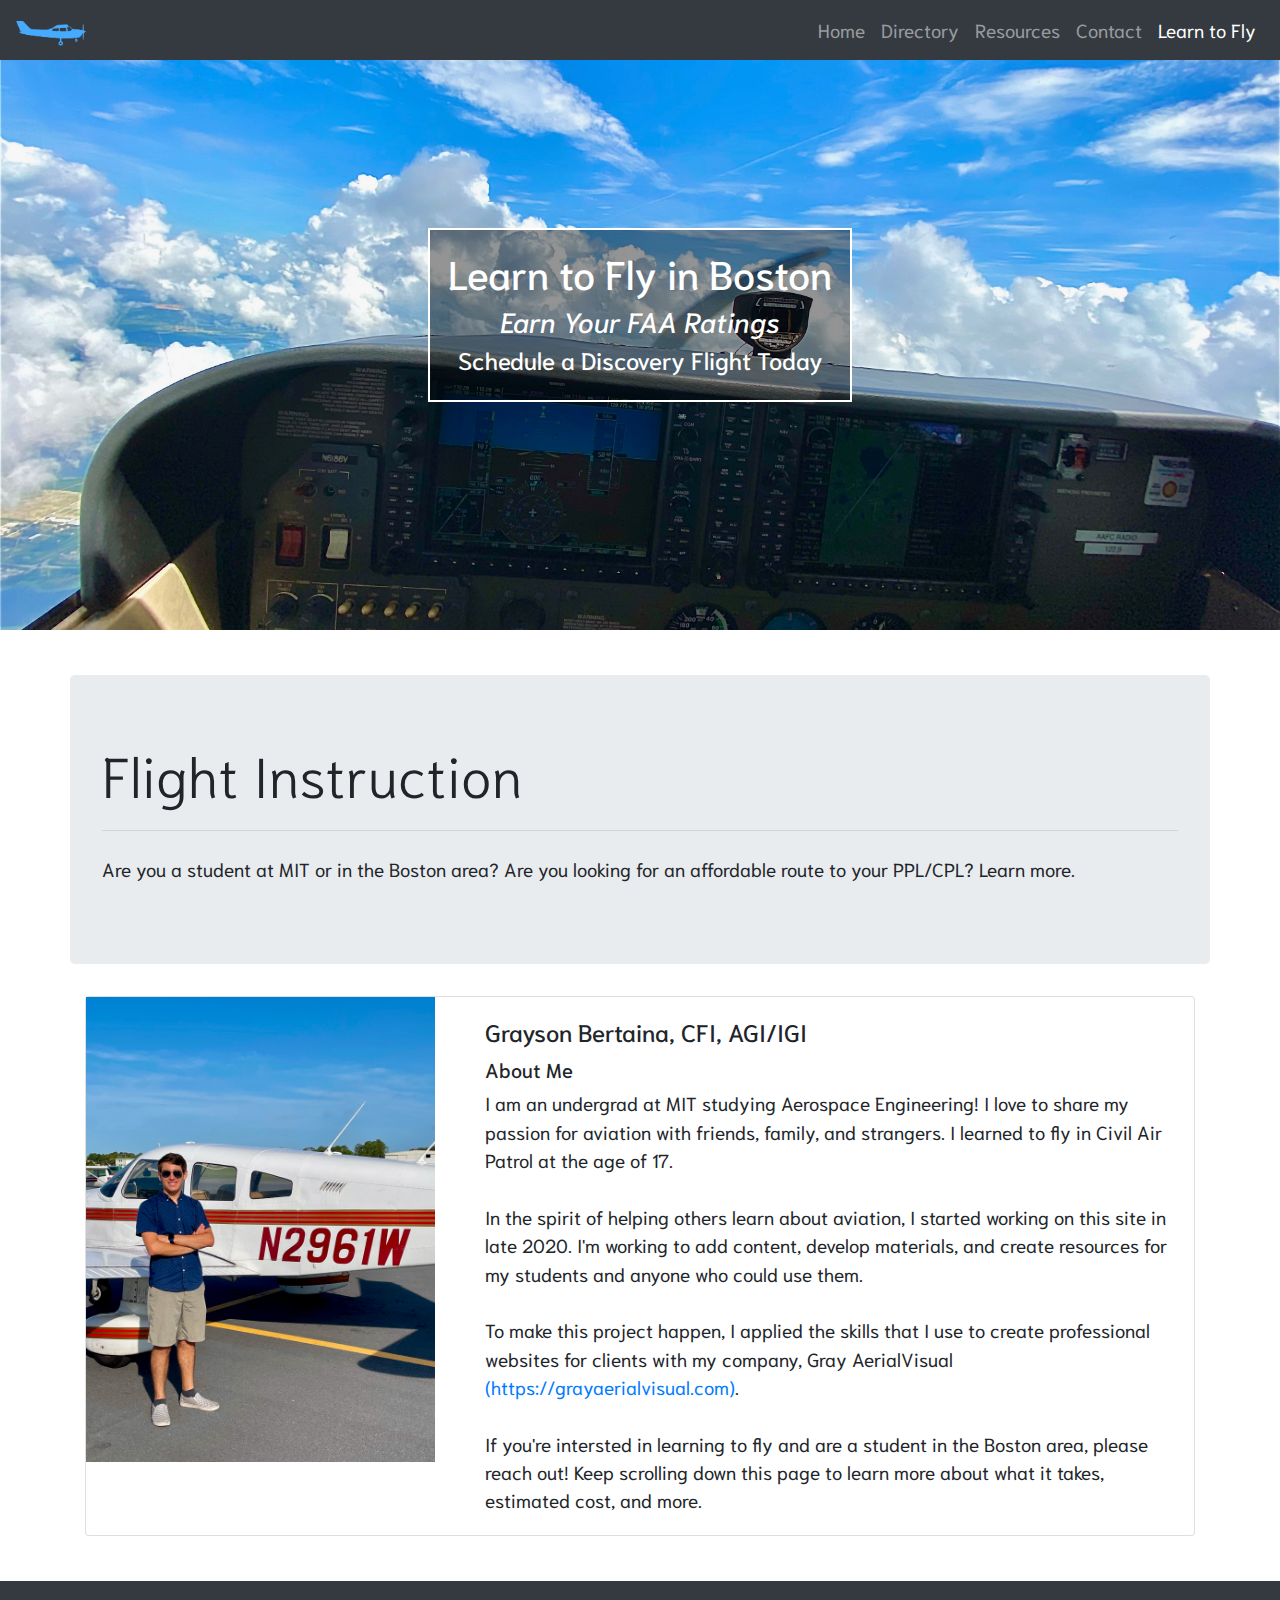
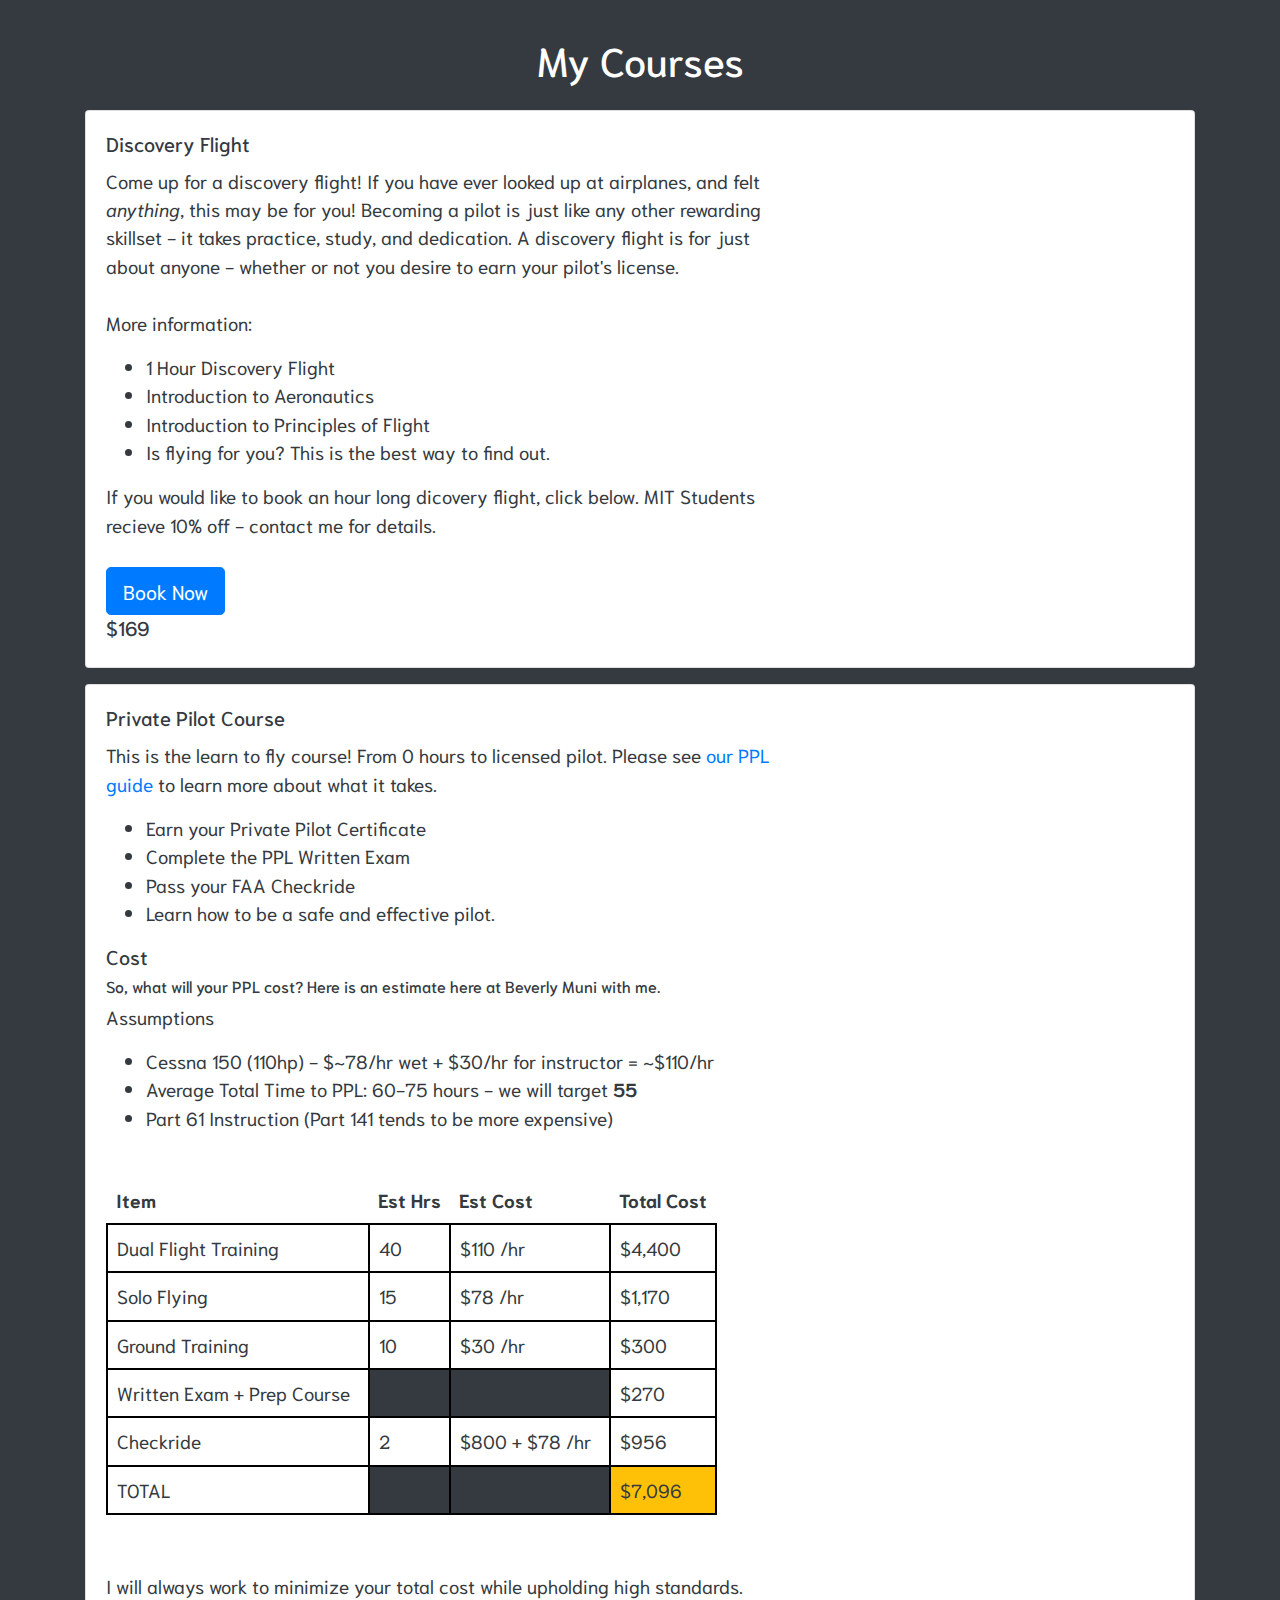
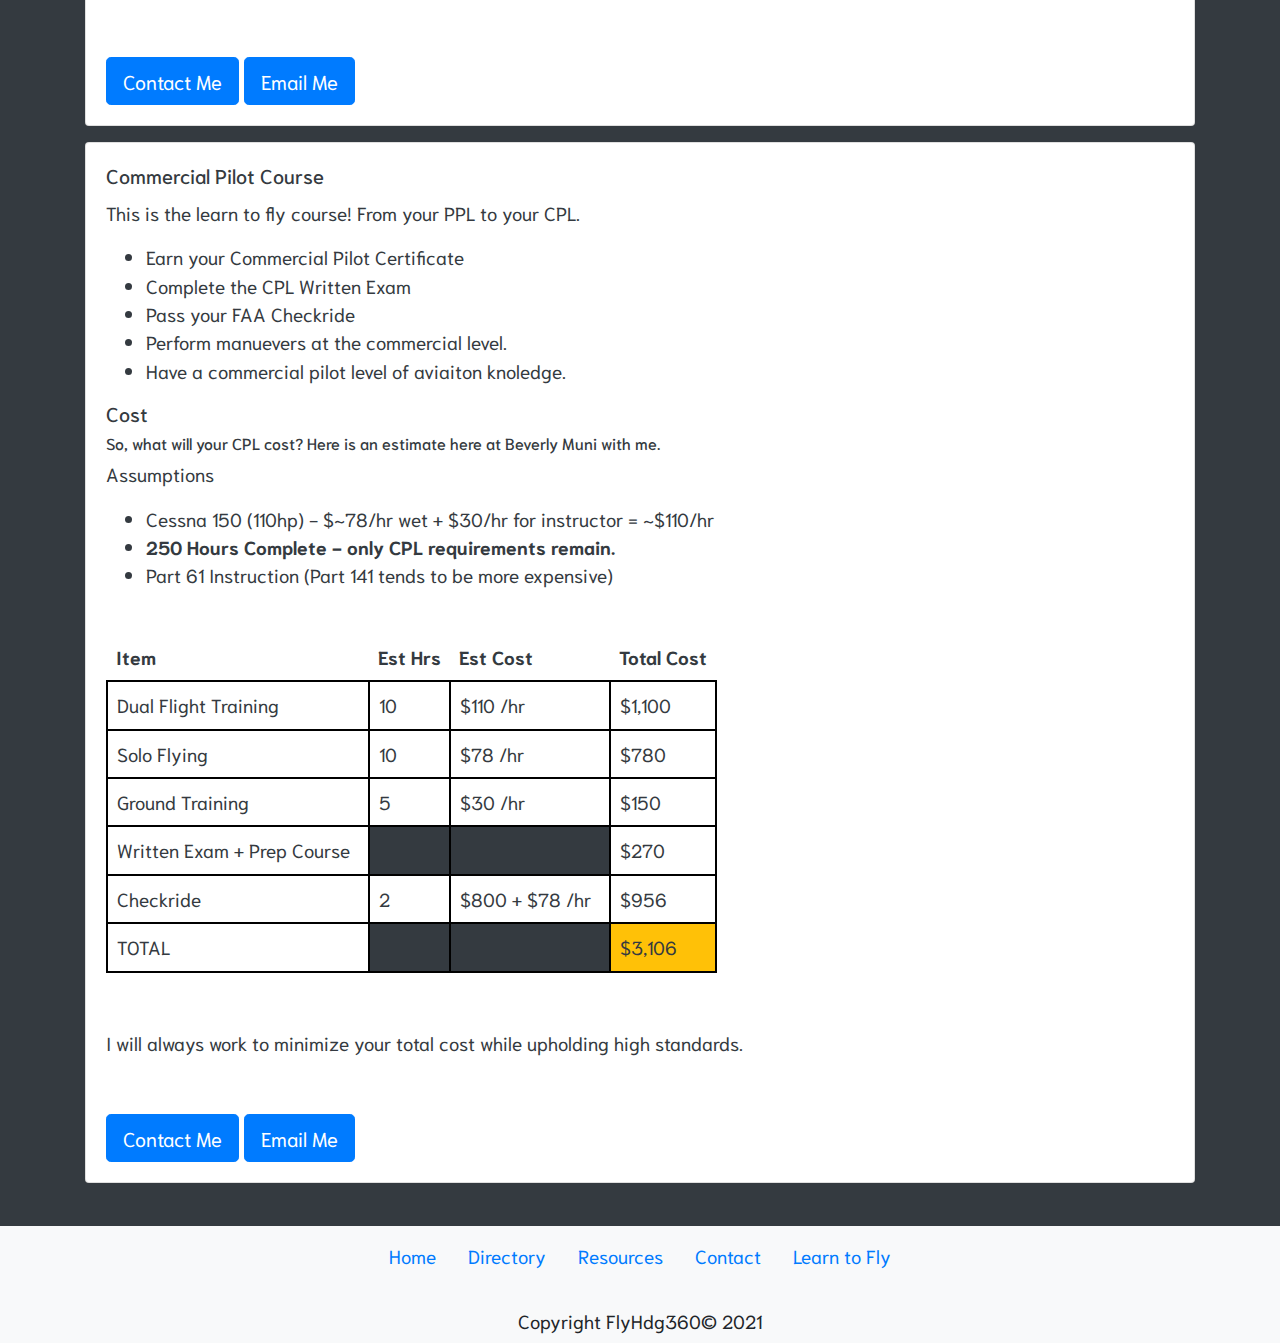
<file: learntofly.html>
<!doctype html>
<html lang="en" />
  <head>
    <!-- Required meta tags -->
    <meta charset="utf-8">
    <meta name="viewport" content="width=device-width, initial-scale=1, shrink-to-fit=no">

     <!-- Bootstrap CSS -->
    <link rel="stylesheet" href="https://stackpath.bootstrapcdn.com/bootstrap/4.5.2/css/bootstrap.min.css" integrity="sha384-JcKb8q3iqJ61gNV9KGb8thSsNjpSL0n8PARn9HuZOnIxN0hoP+VmmDGMN5t9UJ0Z" crossorigin="anonymous">

    <!-- CSS Links -->
    <link href="./resources/ratings/style.css" rel=stylesheet type="text/css" />
    <link href="./resources/global.css" rel=stylesheet type="text/css" />

    <!-- Fonts -->
    <link href="https://fonts.googleapis.com/css2?family=Niramit:ital,wght@0,200;0,300;0,400;0,500;0,600;0,700;1,200;1,300;1,400;1,500;1,600;1,700&display=swap" rel="stylesheet">
    <title>Learn to Fly</title>
  </head>
  <body>



    <nav class="navbar navbar-expand-lg navbar-dark bg-dark fixed-top">
      <a class="navbar-brand" href="#">
        <img src="resources/images/logo.png" width="70px" />
      </a>
      <button class="navbar-toggler" type="button" data-toggle="collapse" data-target="#navbarNav" aria-controls="navbarNav" aria-expanded="false" aria-label="Toggle navigation">
        <span class="navbar-toggler-icon"></span>
      </button>
      <div class="collapse navbar-collapse justify-content-end" id="navbarNav" role="navigation">

        <ul class="navbar-nav">
          <li class="nav-item">
            <a class="nav-link" href="index.html">Home</a>
          </li>
          <li class="nav-item">
            <a class="nav-link" href="directory.html">Directory</a>
          </li>
          <li class="nav-item">
            <a class="nav-link" href="resources.html">Resources</a>
          </li>
          <li class="nav-item">
            <a class="nav-link" href="contact.html">Contact</a>
          </li>
          <li class="nav-item active">
            <a class="nav-link" href="#">Learn to Fly</a>
          </li>
        </ul>
      </div>
    </nav>

    <!-- Landing Page Title + Jumbotron -->

    <div class="landing container-fluid d-flex flex-column justify-content-center align-items-center">
      <div class="">
        <div class="landing-text text-center">
          <h1>Learn to Fly in Boston</h1>
          <h3><em>Earn Your FAA Ratings</em></h3>
          <h4>Schedule a Discovery Flight Today</h4>
        </div>
      </div>

    </div>


    <!-- First Content -->

    <div class="jumbotron container">
      <h1 class="display-4">Flight Instruction</h1>
        <p class="lead"></p>
        <hr class="my-4">
        <p>Are you a student at MIT or in the Boston area? Are you looking for an affordable route to your PPL/CPL? Learn more.</p>
    </div>

    <div class="div container">

      <div class="card mb-3">
        <div class="row g-0">
          <div class="col-md-4">
            <img src="resources/images/IMG_4073.jpeg" class="img-fluid rounded-start" alt="...">
          </div>
          <div class="col-md-8">
            <div class="card-body">
              <h4 class="card-title">Grayson Bertaina, CFI, AGI/IGI</h4>
              <h5>About Me</h5>
              <p class="card-text">
                I am an undergrad at MIT studying Aerospace Engineering! I love to share my passion for aviation
                with friends, family, and strangers. I learned to fly in Civil Air Patrol at the age of 17. <br><br>
                In the spirit of helping others learn about aviation, I started working on this site in late 2020. I'm working
                to add content, develop materials, and create resources for my students and anyone who could use them.<br><br>
                To make this project happen, I applied the skills that I use to create professional websites for clients with my
                company, Gray AerialVisual <a href="https://grayaerialvisual.com/" target="_blank">(https://grayaerialvisual.com)</a>.
                <br><br>
                If you're intersted in learning to fly and are a student in the Boston area, please reach out! Keep scrolling down
                this page to learn more about what it takes, estimated cost, and more.
              </p>
            </div>
          </div>
        </div>
      </div>
    </div>

    <!-- My Courses -->

    <div class="container-flex bg-dark text-white" style="margin-top: 5vh; padding: 3vh">
      <h1 class="text-center" style="margin: 3vh;">My Courses</h1>
        <div class="course container text-dark bg-lgt border-none">

          <div class="flex-row flex flex-wrap" style="border: none;">

            <div class="card mb-3">
              <div class="row g-0">

                <div class="col-md-8">
                  <div class="card-body">
                    <h5 class="card-title">Discovery Flight</h5>
                    <p class="card-text">
                      Come up for a discovery flight! If you have ever looked up at airplanes, and felt <em>anything</em>, this may be for you!
                      Becoming a pilot is just like any other rewarding skillset - it takes practice, study, and dedication. A discovery
                      flight is for just about anyone - whether or not you desire to earn your pilot's license.<br><br>
                      More information:
                    </p>
                    <ul>
                      <li>1 Hour Discovery Flight</li>
                      <li>Introduction to Aeronautics</li>
                      <li>Introduction to Principles of Flight</li>
                      <li>Is flying for you? This is the best way to find out.</li>
                    </ul>

                    If you would like to book an hour long dicovery flight, click below. MIT Students recieve 10% off - contact me for details.

                    <br><br>
                    <a href="https://buy.stripe.com/cN2g0DgWm3W8dRm000" target="_blank"><button class="btn btn-lg btn-primary">Book Now</button></a>

                    <h5>$169</h5>
                  </div>
                </div>
              </div>
            </div>


            </div>
          </div>

          <div class="course container text-dark bg-lgt border-none">

            <div class="flex-row flex flex-wrap" style="border: none;">

              <div class="card mb-3">
                <div class="row g-0">

                  <div class="col-md-8">
                    <div class="card-body">
                      <h5 class="card-title">Private Pilot Course</h5>
                      <p class="card-text">
                        This is the learn to fly course! From 0 hours to licensed pilot. Please see <a href="private.html" target="_blank">our PPL guide</a>
                        to learn more about what it takes.
                      </p>
                      <ul>
                        <li>Earn your Private Pilot Certificate</li>
                        <li>Complete the PPL Written Exam</li>
                        <li>Pass your FAA Checkride</li>
                        <li>Learn how to be a safe and effective pilot.</li>
                      </ul>



                      <div>
                        <h5>Cost</h5>
                        <h6>So, what will your PPL cost? Here is an estimate here at Beverly Muni with me.</h6>
                        <p>Assumptions</p>
                        <ul>
                          <li>Cessna 150 (110hp) - $~78/hr wet + $30/hr for instructor = ~$110/hr</li>
                          <li>Average Total Time to PPL: 60-75 hours - we will target <strong>55</strong></li>
                          <li>Part 61 Instruction (Part 141 tends to be more expensive)</li>
                        </ul>
                        <br>

                        <table>
                          <thead>
                            <th>Item</th>
                            <th>Est Hrs</th>
                            <th>Est Cost</th>
                            <th>Total Cost</th>
                          </thead>
                          <tbody>
                            <tr>
                              <td>Dual Flight Training</td>
                              <td>40</td>
                              <td>$110 /hr</td>
                              <td>$4,400</td>
                            </tr>
                            <tr>
                              <td>Solo Flying</td>
                              <td>15</td>
                              <td>$78 /hr</td>
                              <td>$1,170</td>
                            </tr>
                            <tr>
                              <td>Ground Training</td>
                              <td>10</td>
                              <td>$30 /hr</td>
                              <td>$300</td>
                            </tr>
                            <tr>
                              <td>Written Exam + Prep Course</td>
                              <td class="bg-dark"></td>
                              <td class="bg-dark"></td>
                              <td>$270</td>
                            </tr>
                            <tr>
                              <td>Checkride</td>
                              <td>2</td>
                              <td>$800 + $78 /hr</td>
                              <td>$956</td>
                            </tr>
                            <tr>
                              <td>TOTAL</td>
                              <td class="bg-dark"></td>
                              <td class="bg-dark"></td>
                              <td class="bg-warning color-white">$7,096</td>
                            </tr>
                          </tbody>
                        </table>
                        <br><br>
                        I will always work to minimize your total cost while upholding high standards.
                        <br>
                      <br><br>
                      <a href="tel:8578297049" target="_blank"><button class="btn btn-lg btn-primary">Contact Me</button></a>
                      <a href="mailto:grayson@grayaerialvisual.com"><button class="btn btn-lg btn-primary">Email Me</button></a>


                    </div>
                  </div>
                </div>
              </div>


              </div>
            </div>
          </div>

          <div class="course container text-dark bg-lgt border-none">

            <div class="flex-row flex flex-wrap" style="border: none;">

              <div class="card mb-3">
                <div class="row g-0">

                  <div class="col-md-8">
                    <div class="card-body">
                      <h5 class="card-title">Commercial Pilot Course</h5>
                      <p class="card-text">
                        This is the learn to fly course! From your PPL to your CPL.
                      </p>
                      <ul>
                        <li>Earn your Commercial Pilot Certificate</li>
                        <li>Complete the CPL Written Exam</li>
                        <li>Pass your FAA Checkride</li>
                        <li>Perform manuevers at the commercial level.</li>
                        <li>Have a commercial pilot level of aviaiton knoledge.</li>
                      </ul>



                      <div>
                        <h5>Cost</h5>
                        <h6>So, what will your CPL cost? Here is an estimate here at Beverly Muni with me.</h6>
                        <p>Assumptions</p>
                        <ul>
                          <li>Cessna 150 (110hp) - $~78/hr wet + $30/hr for instructor = ~$110/hr</li>
                          <li><strong>250 Hours Complete - only CPL requirements remain.</strong> </li>
                          <li>Part 61 Instruction (Part 141 tends to be more expensive)</li>
                        </ul>
                        <br>

                        <table>
                          <thead>
                            <th>Item</th>
                            <th>Est Hrs</th>
                            <th>Est Cost</th>
                            <th>Total Cost</th>
                          </thead>
                          <tbody>
                            <tr>
                              <td>Dual Flight Training</td>
                              <td>10</td>
                              <td>$110 /hr</td>
                              <td>$1,100</td>
                            </tr>
                            <tr>
                              <td>Solo Flying</td>
                              <td>10</td>
                              <td>$78 /hr</td>
                              <td>$780</td>
                            </tr>
                            <tr>
                              <td>Ground Training</td>
                              <td>5</td>
                              <td>$30 /hr</td>
                              <td>$150</td>
                            </tr>
                            <tr>
                              <td>Written Exam + Prep Course</td>
                              <td class="bg-dark"></td>
                              <td class="bg-dark"></td>
                              <td>$270</td>
                            </tr>
                            <tr>
                              <td>Checkride</td>
                              <td>2</td>
                              <td>$800 + $78 /hr</td>
                              <td>$956</td>
                            </tr>
                            <tr>
                              <td>TOTAL</td>
                              <td class="bg-dark"></td>
                              <td class="bg-dark"></td>
                              <td class="bg-warning color-white">$3,106</td>
                            </tr>
                          </tbody>
                        </table>
                        <br><br>
                        I will always work to minimize your total cost while upholding high standards.
                        <br>
                      <br><br>
                      <a href="tel:8578297049" target="_blank"><button class="btn btn-lg btn-primary">Contact Me</button></a>
                      <a href="mailto:grayson@grayaerialvisual.com"><button class="btn btn-lg btn-primary">Email Me</button></a>


                    </div>
                  </div>
                </div>
              </div>


              </div>
            </div>
          </div>
    </div>


    <footer class="nav navbar justify-content-center d-flex flex-column bg-light">
      <ul class="nav nav-pills">
        <li class="nav-item">
          <a class="nav-link" href="index.html">Home</a>
        </li>
        <li class="nav-item">
          <a class="nav-link" href="ratings.html">Directory</a>
        </li>
        <li class="nav-item">
          <a class="nav-link" href="resources.html">Resources</a>
        </li>
        <li class="nav-item">
          <a class="nav-link" href="contact.html">Contact</a>
        </li>
        <li class="nav-item active">
          <a class="nav-link" href="#">Learn to Fly</a>
        </li>
      </ul>
      <br>
      <span class="white">Copyright FlyHdg360© 2021 </span>
    </footer>

    </body>
    <script src="https://code.jquery.com/jquery-3.5.1.slim.min.js" integrity="sha384-DfXdz2htPH0lsSSs5nCTpuj/zy4C+OGpamoFVy38MVBnE+IbbVYUew+OrCXaRkfj" crossorigin="anonymous"></script>
    <script src="https://cdn.jsdelivr.net/npm/popper.js@1.16.1/dist/umd/popper.min.js" integrity="sha384-9/reFTGAW83EW2RDu2S0VKaIzap3H66lZH81PoYlFhbGU+6BZp6G7niu735Sk7lN" crossorigin="anonymous"></script>
    <script src="https://stackpath.bootstrapcdn.com/bootstrap/4.5.2/js/bootstrap.min.js" integrity="sha384-B4gt1jrGC7Jh4AgTPSdUtOBvfO8shuf57BaghqFfPlYxofvL8/KUEfYiJOMMV+rV" crossorigin="anonymous"></script>

  </html>
</file>
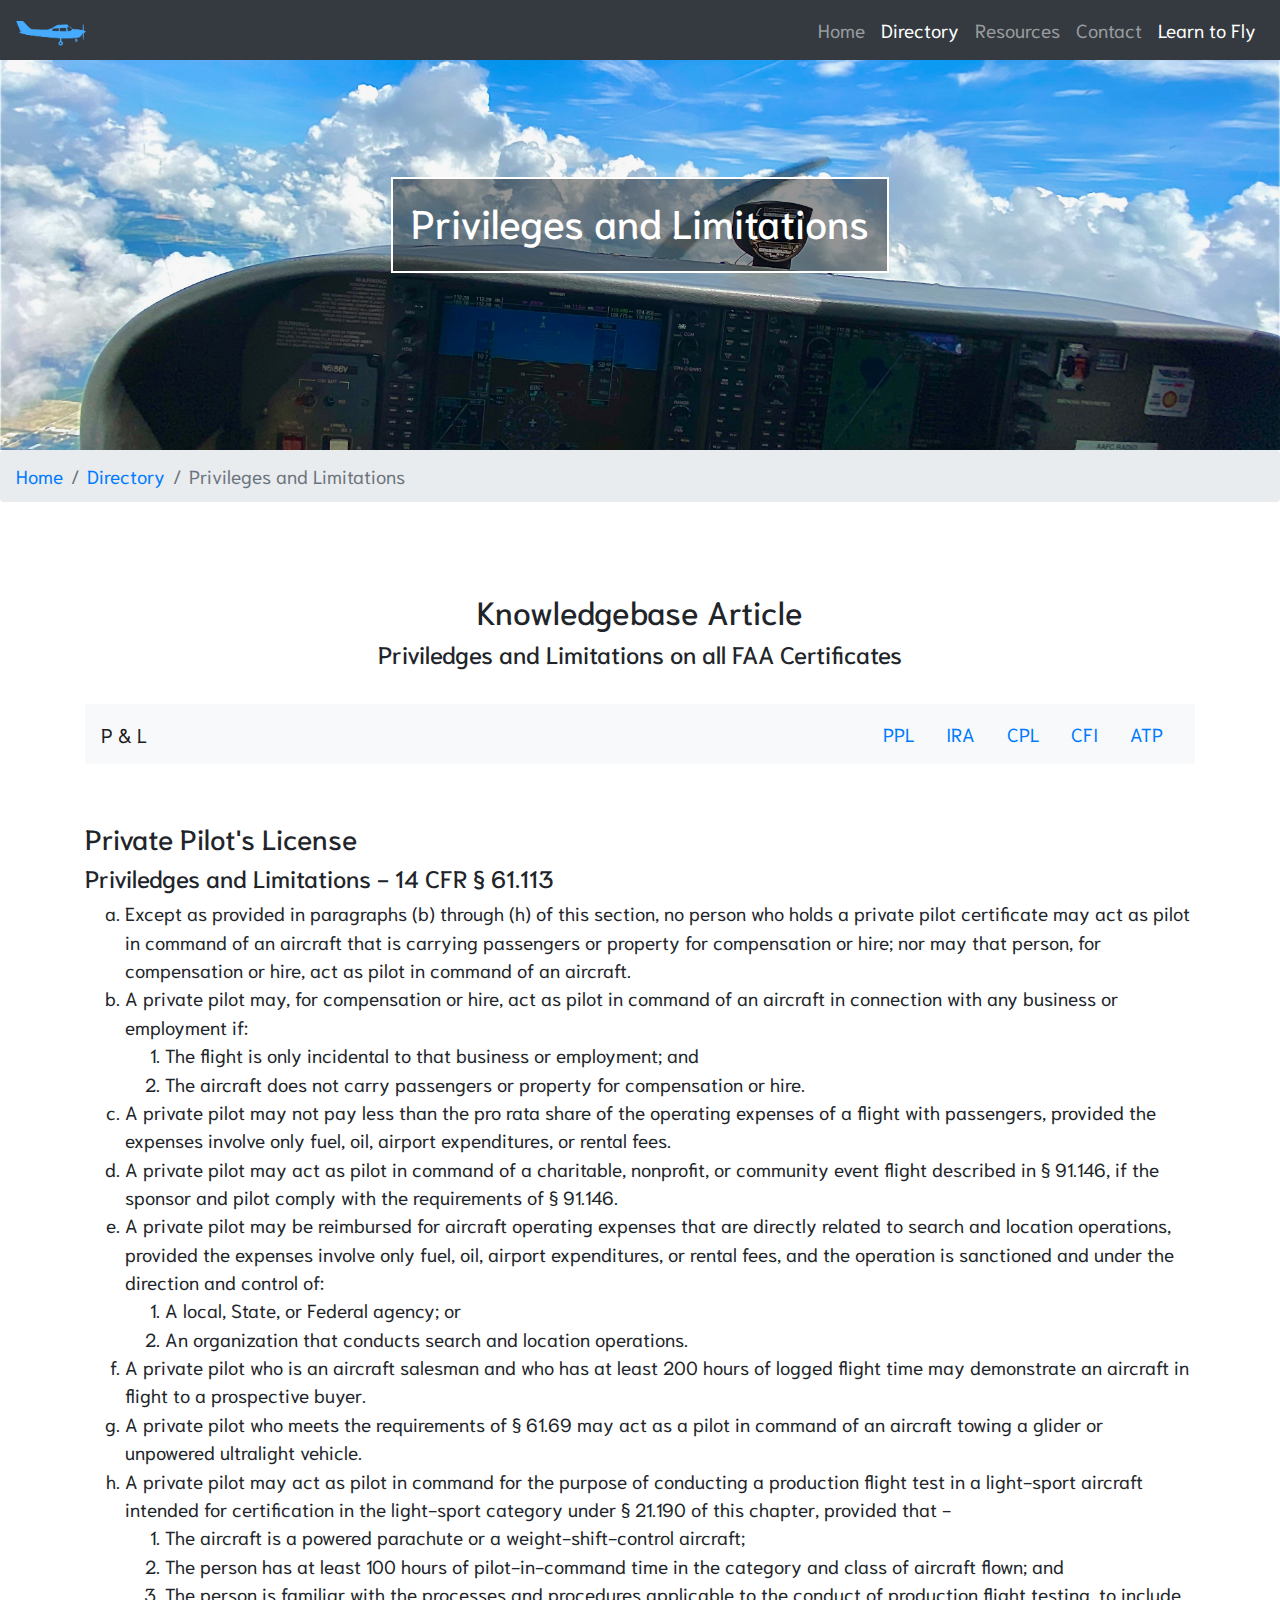
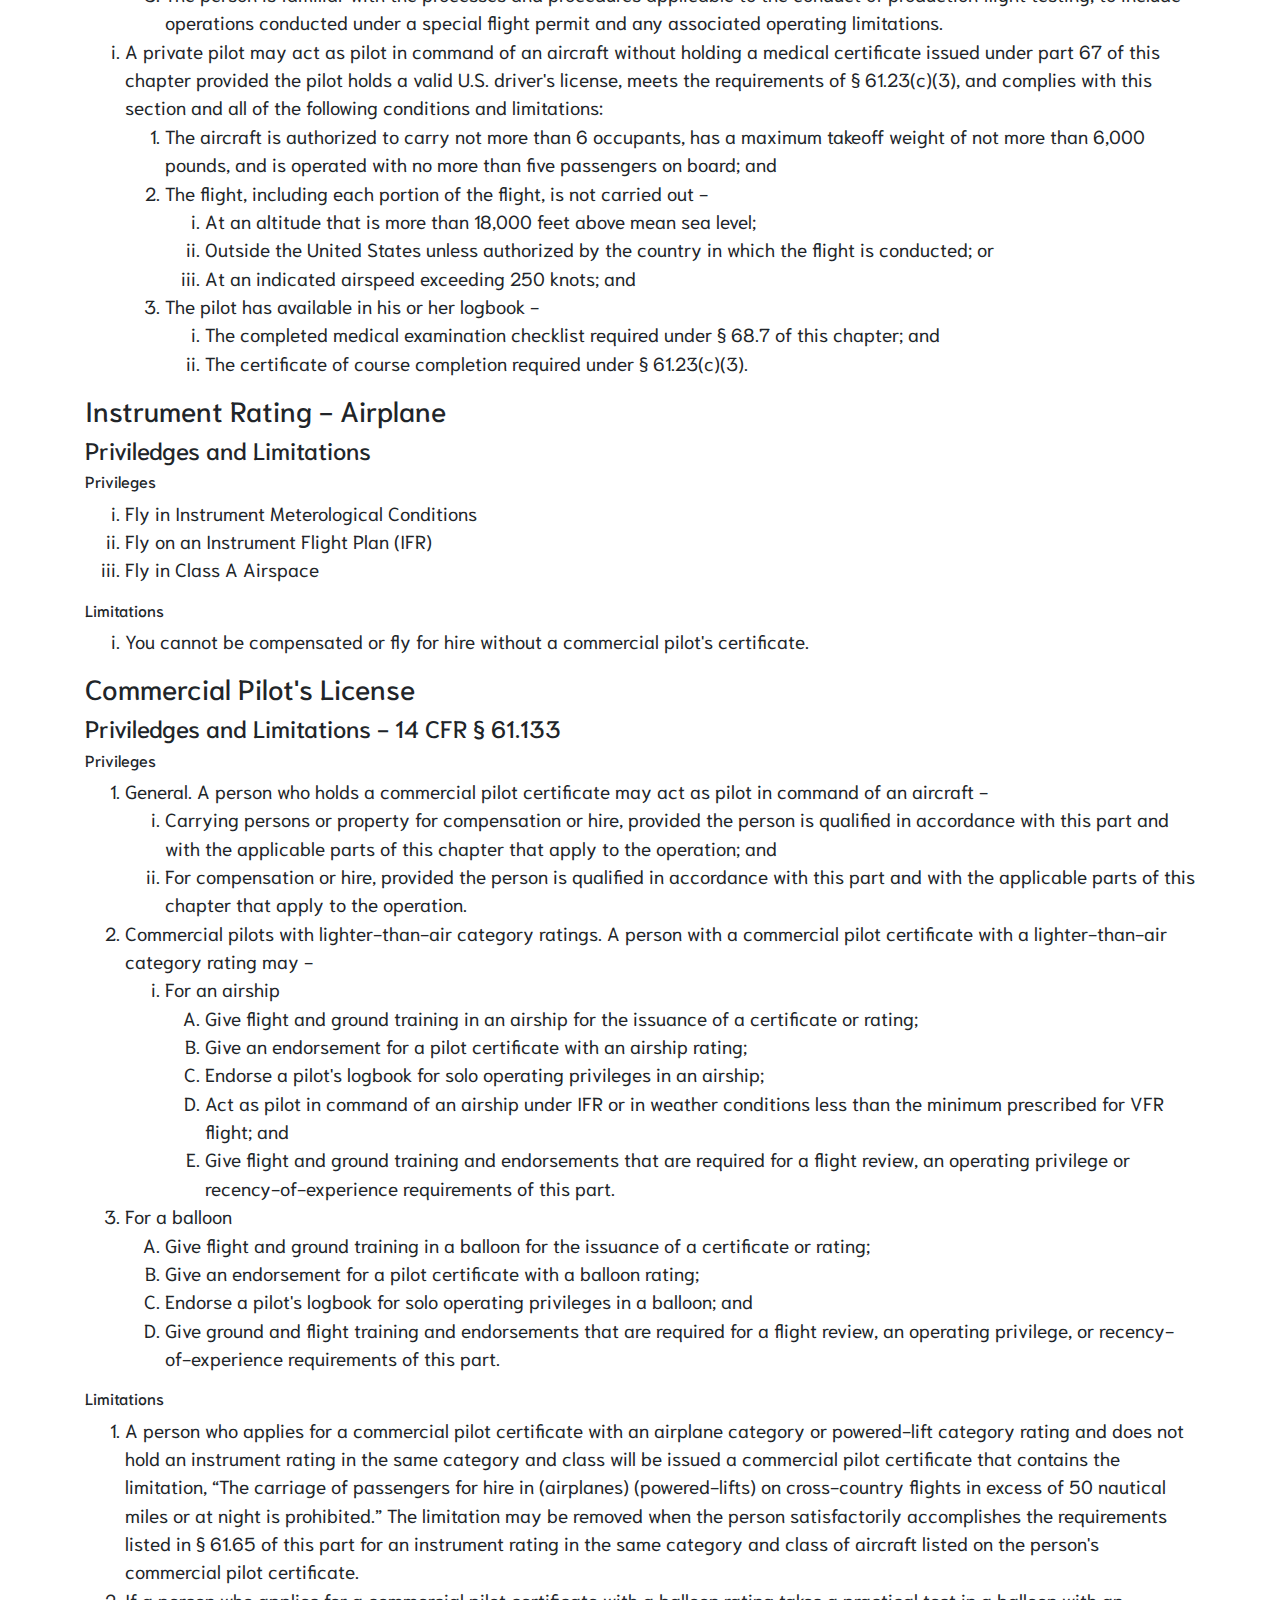
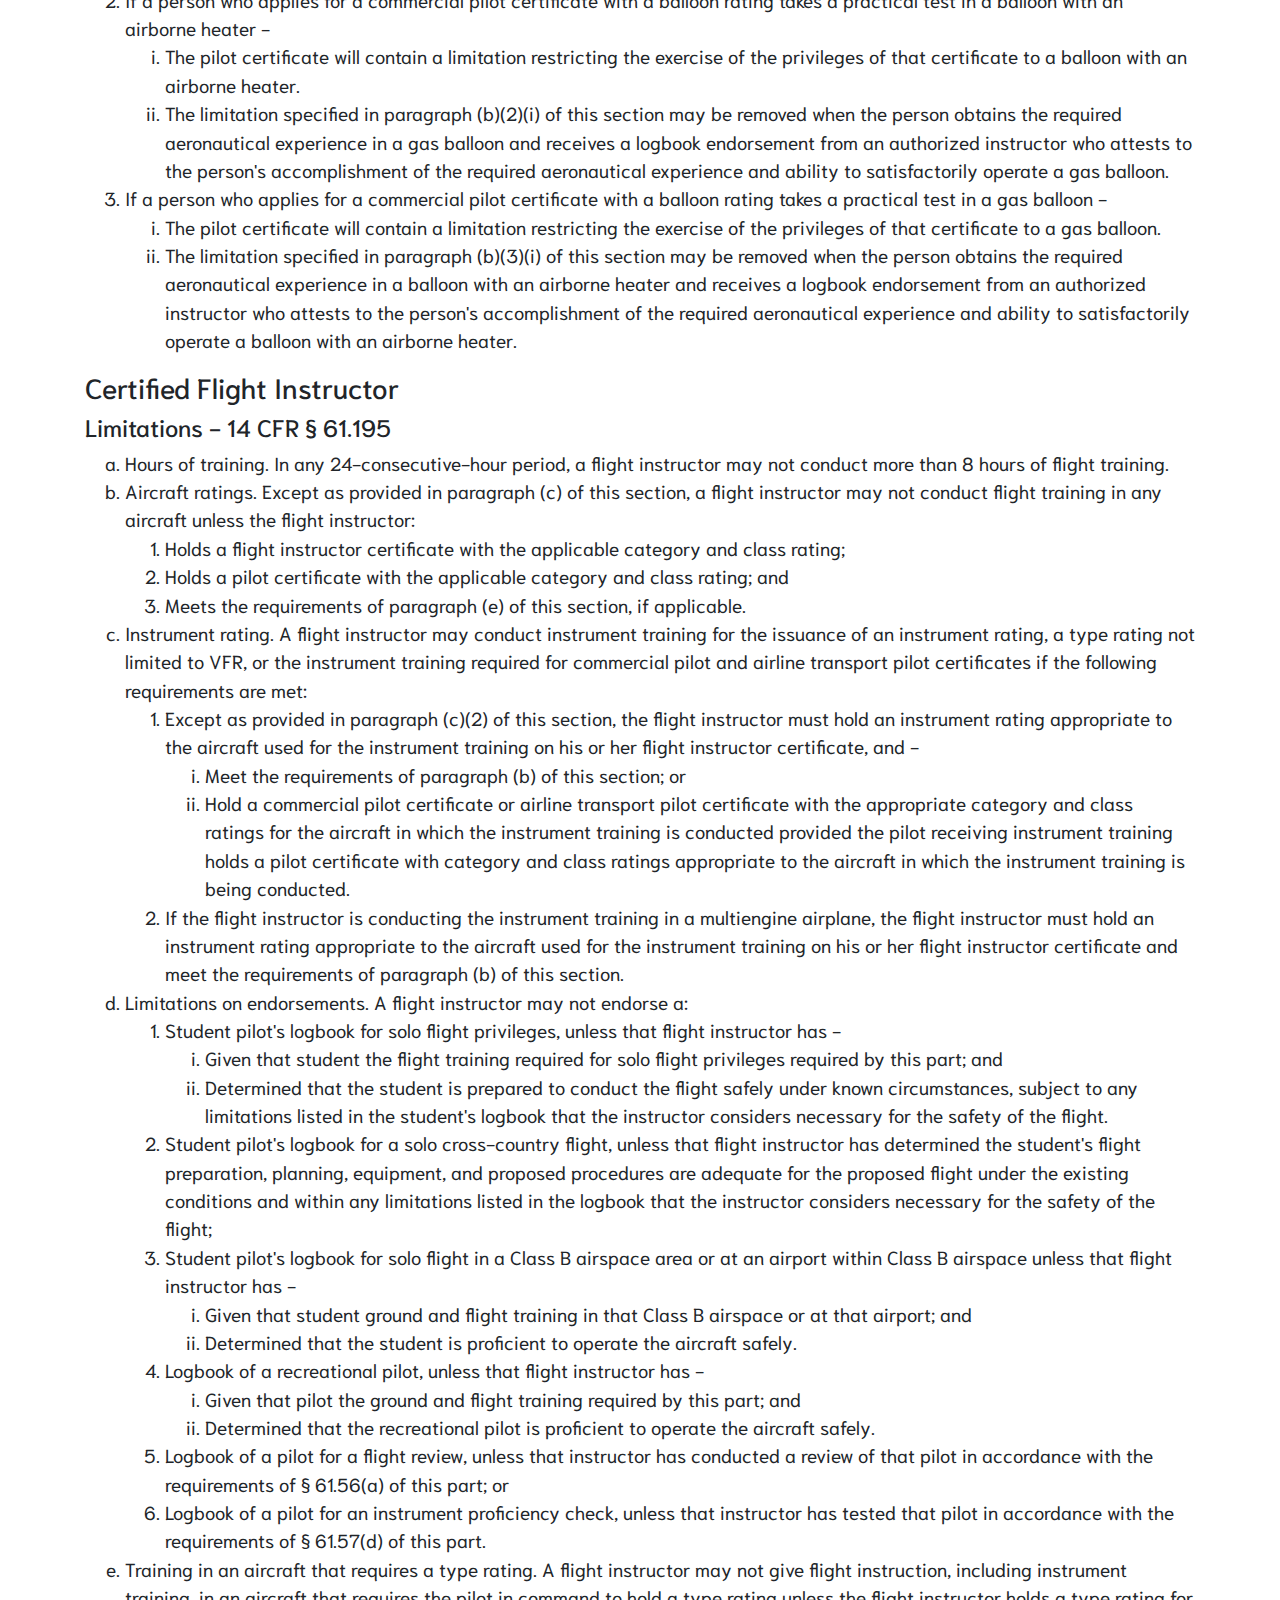
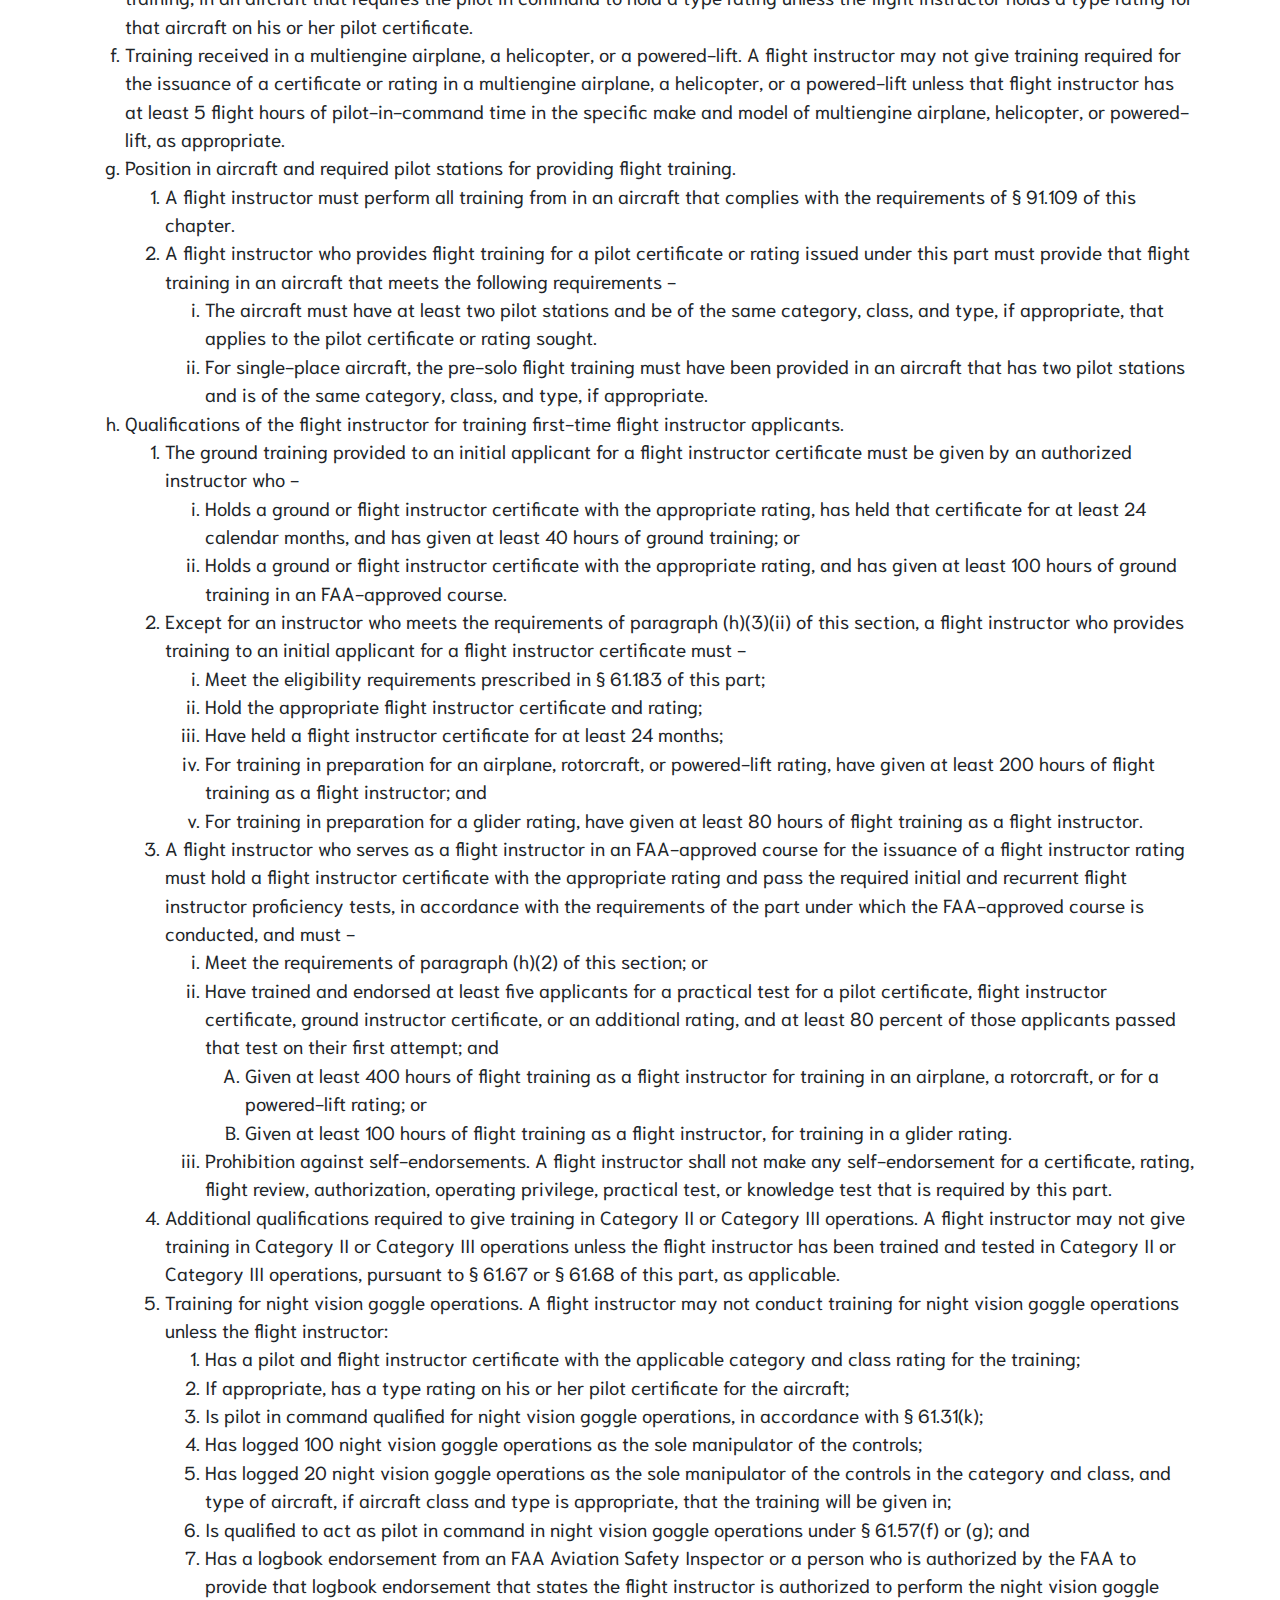
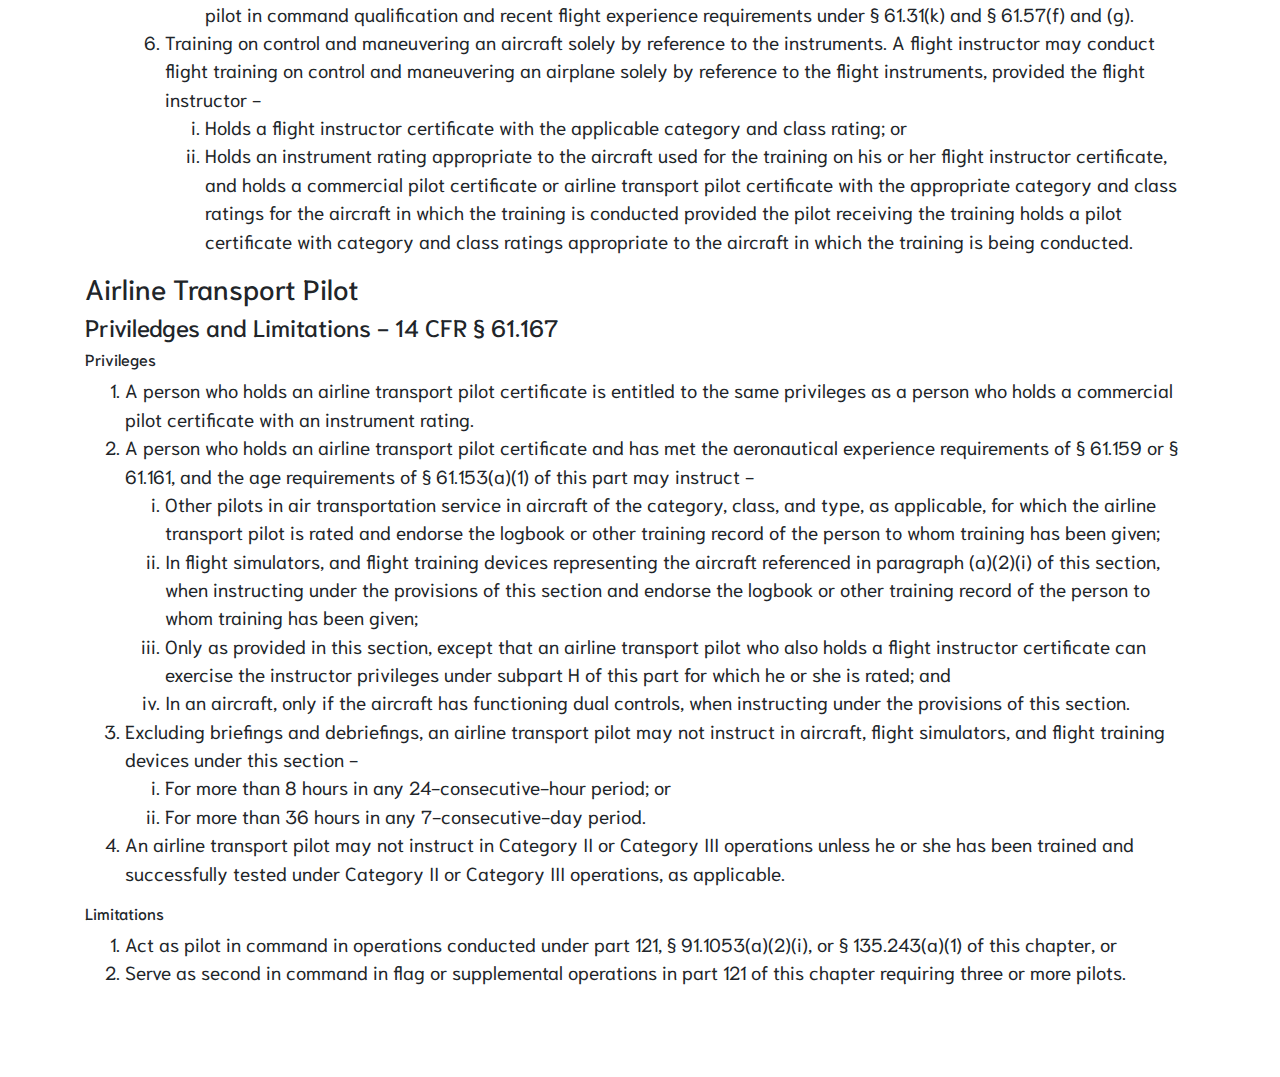
<file: limitations.html>
<!doctype html>
<html lang="en" />
  <head>
    <!-- Required meta tags -->
    <meta charset="utf-8">
    <meta name="viewport" content="width=device-width, initial-scale=1, shrink-to-fit=no">

     <!-- Bootstrap CSS -->
    <link rel="stylesheet" href="https://stackpath.bootstrapcdn.com/bootstrap/4.5.2/css/bootstrap.min.css" integrity="sha384-JcKb8q3iqJ61gNV9KGb8thSsNjpSL0n8PARn9HuZOnIxN0hoP+VmmDGMN5t9UJ0Z" crossorigin="anonymous">

    <!-- CSS Links -->
    <link href="./resources/directory/style.css" rel=stylesheet type="text/css" />
    <link href="./resources/global.css" rel=stylesheet type="text/css" />

    <!-- Fonts -->
    <link href="https://fonts.googleapis.com/css2?family=Niramit:ital,wght@0,200;0,300;0,400;0,500;0,600;0,700;1,200;1,300;1,400;1,500;1,600;1,700&display=swap" rel="stylesheet">
    <title>PPL</title>
  </head>
  <body>



    <nav class="navbar navbar-expand-lg navbar-dark bg-dark fixed-top">
      <a class="navbar-brand" href="ratings.html">
        <img src="resources/images/logo.png" width="70px" />
      </a>
      <button class="navbar-toggler" type="button" data-toggle="collapse" data-target="#navbarNav" aria-controls="navbarNav" aria-expanded="false" aria-label="Toggle navigation">
        <span class="navbar-toggler-icon"></span>
      </button>
      <div class="collapse navbar-collapse justify-content-end" id="navbarNav" role="navigation">

        <ul class="navbar-nav">
          <li class="nav-item">
            <a class="nav-link" href="index.html">Home </a>
          </li>
          <li class="nav-item active">
            <a class="nav-link" href="directory.html">Directory</a>
          </li>
          <li class="nav-item">
            <a class="nav-link" href="resources.html">Resources</a>
          </li>
          <li class="nav-item">
            <a class="nav-link" href="contact.html">Contact</a>
          </li>
          <li class="nav-item active">
            <a class="nav-link" href="learntofly.html">Learn to Fly</a>
          </li>
        </ul>
      </div>
    </nav>

    <!-- Landing Page Title + Jumbotron -->

    <div class="land-title container-fluid d-flex flex-column justify-content-center align-items-center">
        <div class="">
          <div class="landing-texts text-center">
            <h1>Privileges and Limitations</h1>
          </div>
        </div>

      </div>

    <!-- Private Certificate -->
    <nav aria-label="breadcrumb">
      <ol class="breadcrumb">
        <li class="breadcrumb-item"><a href="ratings.html">Home</a></li>
        <li class="breadcrumb-item"><a href="directory.html">Directory</a></li>
        <li class="breadcrumb-item active" aria-current="page">Privileges and Limitations</li>
      </ol>
    </nav>
    <div class="rating-page-section container">

      <h2 class="text-center">Knowledgebase Article</h2>
      <h4 class="text-center">Priviledges and Limitations on all FAA Certificates</h4>
      <br>
      <nav id="limitations-navi" class="navbar navbar-light bg-light">
        <a class="navbar-brand" href="#">P & L</a>
        <ul class="nav nav-pills">
          <li class="nav-item">
            <a class="nav-link" href="#ppl">PPL</a>
          </li>
          <li class="nav-item">
            <a class="nav-link" href="#ira">IRA</a>
          </li>
          <li class="nav-item">
            <a class="nav-link" href="#cpl">CPL</a>
          </li>
          <li class="nav-item">
            <a class="nav-link" href="#cfi">CFI</a>
          </li>
          <li class="nav-item">
            <a class="nav-link" href="#atp">ATP</a>
          </li>
        </ul>
      </nav>
      <br><br>
      <div data-spy="scroll" data-target="#rating-navi" data-offset="0">

        <div id="ppl">
          <h3>Private Pilot's License</h3>
          <h4>Priviledges and Limitations - 14 CFR § 61.113</h4>
          <ol type="a">
            <li>Except as provided in paragraphs (b) through (h) of this section, no person who holds a private pilot certificate may act as pilot in command of an aircraft that is carrying passengers or property for compensation or hire; nor may that person, for compensation or hire, act as pilot in command of an aircraft.</li>
            <li>A private pilot may, for compensation or hire, act as pilot in command of an aircraft in connection with any business or employment if:
              <ol>
                <li>The flight is only incidental to that business or employment; and</li>
                <li>The aircraft does not carry passengers or property for compensation or hire.</li>
              </ol>
            </li>
            <li>A private pilot may not pay less than the pro rata share of the operating expenses of a flight with passengers, provided the expenses involve only fuel, oil, airport expenditures, or rental fees.</li>
            <li>A private pilot may act as pilot in command of a charitable, nonprofit, or community event flight described in § 91.146, if the sponsor and pilot comply with the requirements of § 91.146.</li>
            <li>A private pilot may be reimbursed for aircraft operating expenses that are directly related to search and location operations, provided the expenses involve only fuel, oil, airport expenditures, or rental fees, and the operation is sanctioned and under the direction and control of:
              <ol>
                <li>A local, State, or Federal agency; or</li>
                <li>An organization that conducts search and location operations.</li>
              </ol>
            </li>
            <li>A private pilot who is an aircraft salesman and who has at least 200 hours of logged flight time may demonstrate an aircraft in flight to a prospective buyer.</li>
            <li>A private pilot who meets the requirements of § 61.69 may act as a pilot in command of an aircraft towing a glider or unpowered ultralight vehicle.</li>
            <li>A private pilot may act as pilot in command for the purpose of conducting a production flight test in a light-sport aircraft intended for certification in the light-sport category under § 21.190 of this chapter, provided that -
              <ol>
                <li>The aircraft is a powered parachute or a weight-shift-control aircraft;</li>
                <li>The person has at least 100 hours of pilot-in-command time in the category and class of aircraft flown; and</li>
                <li> The person is familiar with the processes and procedures applicable to the conduct of production flight testing, to include operations conducted under a special flight permit and any associated operating limitations.</li>
              </ol>
            </li>
            <li>A private pilot may act as pilot in command of an aircraft without holding a medical certificate issued under part 67 of this chapter provided the pilot holds a valid U.S. driver's license, meets the requirements of § 61.23(c)(3), and complies with this section and all of the following conditions and limitations:
              <ol>
                <li>The aircraft is authorized to carry not more than 6 occupants, has a maximum takeoff weight of not more than 6,000 pounds, and is operated with no more than five passengers on board; and</li>
                <li>The flight, including each portion of the flight, is not carried out -
                  <ol type="i">
                    <li>At an altitude that is more than 18,000 feet above mean sea level;</li>
                    <li>Outside the United States unless authorized by the country in which the flight is conducted; or</li>
                    <li>At an indicated airspeed exceeding 250 knots; and</li>
                  </ol>
                </li>
                <li>The pilot has available in his or her logbook -
                  <ol type="i">
                    <li>The completed medical examination checklist required under § 68.7 of this chapter; and</li>
                    <li>The certificate of course completion required under § 61.23(c)(3).</li>
                  </ol>
                </li>
              </ol>
            </li>
          </ol>
      </div>

      <div id="ira">
        <h3>Instrument Rating - Airplane</h3>
        <h4>Priviledges and Limitations</h4>
        <h6>Privileges</h6>
        <ol type="i">
          <li>Fly in Instrument Meterological Conditions</li>
          <li>Fly on an Instrument Flight Plan (IFR)</li>
          <li>Fly in Class A Airspace</li>
        </ol>
        <h6>Limitations</h6>
        <ol type="i">
          <li>You cannot be compensated or fly for hire without a commercial pilot's certificate.</li>
        </ol>
      </div>

      <div id="cpl">
        <h3>Commercial Pilot's License</h3>
        <h4>Priviledges and Limitations  - 14 CFR § 61.133</h4>
        <h6>Privileges</h6>
        <ol type="1">
          <li>General. A person who holds a commercial pilot certificate may act as pilot in command of an aircraft -
            <ol type="i">
              <li>Carrying persons or property for compensation or hire, provided the person is qualified in accordance with this part and with the applicable parts of this chapter that apply to the operation; and</li>
              <li>For compensation or hire, provided the person is qualified in accordance with this part and with the applicable parts of this chapter that apply to the operation.</li>
            </ol>
          </li>
          <li>Commercial pilots with lighter-than-air category ratings. A person with a commercial pilot certificate with a lighter-than-air category rating may -
            <ol type="i">
              <li>For an airship
                <ol type="A">
                  <li>Give flight and ground training in an airship for the issuance of a certificate or rating;</li>
                  <li>Give an endorsement for a pilot certificate with an airship rating;</li>
                  <li>Endorse a pilot's logbook for solo operating privileges in an airship;</li>
                  <li>Act as pilot in command of an airship under IFR or in weather conditions less than the minimum prescribed for VFR flight; and</li>
                  <li>Give flight and ground training and endorsements that are required for a flight review, an operating privilege or recency-of-experience requirements of this part.</li>
                </ol>
              </li>
            </ol>
          </li>
          <li>For a balloon
            <ol type="A">
              <li>Give flight and ground training in a balloon for the issuance of a certificate or rating;</li>
              <li>Give an endorsement for a pilot certificate with a balloon rating;</li>
              <li>Endorse a pilot's logbook for solo operating privileges in a balloon; and</li>
              <li>Give ground and flight training and endorsements that are required for a flight review, an operating privilege, or recency-of-experience requirements of this part.</li>
            </ol>
          </li>
        </ol>
        <h6>Limitations</h6>
        <ol type="1">
          <li>A person who applies for a commercial pilot certificate with an airplane category or powered-lift category rating and does not hold an instrument rating in the same category and class will be issued a commercial pilot certificate that contains the limitation, “The carriage of passengers for hire in (airplanes) (powered-lifts) on cross-country flights in excess of 50 nautical miles or at night is prohibited.” The limitation may be removed when the person satisfactorily accomplishes the requirements listed in § 61.65 of this part for an instrument rating in the same category and class of aircraft listed on the person's commercial pilot certificate.</li>
          <li>If a person who applies for a commercial pilot certificate with a balloon rating takes a practical test in a balloon with an airborne heater -
            <ol type="i">
              <li>The pilot certificate will contain a limitation restricting the exercise of the privileges of that certificate to a balloon with an airborne heater.</li>
              <li>The limitation specified in paragraph (b)(2)(i) of this section may be removed when the person obtains the required aeronautical experience in a gas balloon and receives a logbook endorsement from an authorized instructor who attests to the person's accomplishment of the required aeronautical experience and ability to satisfactorily operate a gas balloon.</li>
            </ol>
          </li>
          <li>If a person who applies for a commercial pilot certificate with a balloon rating takes a practical test in a gas balloon -
            <ol type="i">
              <li>The pilot certificate will contain a limitation restricting the exercise of the privileges of that certificate to a gas balloon.</li>
              <li>The limitation specified in paragraph (b)(3)(i) of this section may be removed when the person obtains the required aeronautical experience in a balloon with an airborne heater and receives a logbook endorsement from an authorized instructor who attests to the person's accomplishment of the required aeronautical experience and ability to satisfactorily operate a balloon with an airborne heater.</li>
            </ol>
          </li>
        </ol>
      </div>

      <div id="cfi">
        <h3>Certified Flight Instructor</h3>
        <h4>Limitations - 14 CFR § 61.195</h4>
        <ol type="a">
          <li>Hours of training. In any 24-consecutive-hour period, a flight instructor may not conduct more than 8 hours of flight training.</li>
          <li>Aircraft ratings. Except as provided in paragraph (c) of this section, a flight instructor may not conduct flight training in any aircraft unless the flight instructor:
            <ol type="1">
              <li>Holds a flight instructor certificate with the applicable category and class rating;</li>
              <li>Holds a pilot certificate with the applicable category and class rating; and</li>
              <li>Meets the requirements of paragraph (e) of this section, if applicable.</li>
            </ol>
          </li>
          <li>Instrument rating. A flight instructor may conduct instrument training for the issuance of an instrument rating, a type rating not limited to VFR, or the instrument training required for commercial pilot and airline transport pilot certificates if the following requirements are met:
            <ol type="1">
              <li>Except as provided in paragraph (c)(2) of this section, the flight instructor must hold an instrument rating appropriate to the aircraft used for the instrument training on his or her flight instructor certificate, and -
                <ol type="i">
                  <li>Meet the requirements of paragraph (b) of this section; or</li>
                  <li>Hold a commercial pilot certificate or airline transport pilot certificate with the appropriate category and class ratings for the aircraft in which the instrument training is conducted provided the pilot receiving instrument training holds a pilot certificate with category and class ratings appropriate to the aircraft in which the instrument training is being conducted.</li>
                </ol>
              </li>
              <li>If the flight instructor is conducting the instrument training in a multiengine airplane, the flight instructor must hold an instrument rating appropriate to the aircraft used for the instrument training on his or her flight instructor certificate and meet the requirements of paragraph (b) of this section.</li>

            </ol>
          </li>
          <li>Limitations on endorsements. A flight instructor may not endorse a:
            <ol type="1">
              <li>Student pilot's logbook for solo flight privileges, unless that flight instructor has -
                <ol type="i">
                  <li>Given that student the flight training required for solo flight privileges required by this part; and</li>
                  <li>Determined that the student is prepared to conduct the flight safely under known circumstances, subject to any limitations listed in the student's logbook that the instructor considers necessary for the safety of the flight.</li>
                </ol>
              </li>
              <li>Student pilot's logbook for a solo cross-country flight, unless that flight instructor has determined the student's flight preparation, planning, equipment, and proposed procedures are adequate for the proposed flight under the existing conditions and within any limitations listed in the logbook that the instructor considers necessary for the safety of the flight;</li>
              <li>Student pilot's logbook for solo flight in a Class B airspace area or at an airport within Class B airspace unless that flight instructor has -
                <ol type="i">
                  <li>Given that student ground and flight training in that Class B airspace or at that airport; and</li>
                  <li>Determined that the student is proficient to operate the aircraft safely.</li>
                </ol>
              </li>
              <li>Logbook of a recreational pilot, unless that flight instructor has -
                <ol type="i">
                  <li>Given that pilot the ground and flight training required by this part; and</li>
                  <li>Determined that the recreational pilot is proficient to operate the aircraft safely.</li>
                </ol>
              </li>
              <li>Logbook of a pilot for a flight review, unless that instructor has conducted a review of that pilot in accordance with the requirements of § 61.56(a) of this part; or</li>
              <li>Logbook of a pilot for an instrument proficiency check, unless that instructor has tested that pilot in accordance with the requirements of § 61.57(d) of this part.</li>
            </ol>

          <li>Training in an aircraft that requires a type rating. A flight instructor may not give flight instruction, including instrument training, in an aircraft that requires the pilot in command to hold a type rating unless the flight instructor holds a type rating for that aircraft on his or her pilot certificate.</li>
          <li>Training received in a multiengine airplane, a helicopter, or a powered-lift. A flight instructor may not give training required for the issuance of a certificate or rating in a multiengine airplane, a helicopter, or a powered-lift unless that flight instructor has at least 5 flight hours of pilot-in-command time in the specific make and model of multiengine airplane, helicopter, or powered-lift, as appropriate.</li>
          <li>Position in aircraft and required pilot stations for providing flight training.
            <ol type="1">
              <li>A flight instructor must perform all training from in an aircraft that complies with the requirements of § 91.109 of this chapter.</li>
              <li>A flight instructor who provides flight training for a pilot certificate or rating issued under this part must provide that flight training in an aircraft that meets the following requirements -
                <ol type="i">
                  <li>The aircraft must have at least two pilot stations and be of the same category, class, and type, if appropriate, that applies to the pilot certificate or rating sought.</li>
                  <li>For single-place aircraft, the pre-solo flight training must have been provided in an aircraft that has two pilot stations and is of the same category, class, and type, if appropriate.</li>
                </ol>
              </li>
            </ol>
            <li>Qualifications of the flight instructor for training first-time flight instructor applicants.
              <ol type="1">
                <li>The ground training provided to an initial applicant for a flight instructor certificate must be given by an authorized instructor who -
                  <ol type="i">
                    <li>Holds a ground or flight instructor certificate with the appropriate rating, has held that certificate for at least 24 calendar months, and has given at least 40 hours of ground training; or</li>
                    <li>Holds a ground or flight instructor certificate with the appropriate rating, and has given at least 100 hours of ground training in an FAA-approved course.</li>
                  </ol>
                </li>
                <li>Except for an instructor who meets the requirements of paragraph (h)(3)(ii) of this section, a flight instructor who provides training to an initial applicant for a flight instructor certificate must -
                  <ol type="i">
                    <li>Meet the eligibility requirements prescribed in § 61.183 of this part;</li>
                    <li>Hold the appropriate flight instructor certificate and rating;</li>
                    <li>Have held a flight instructor certificate for at least 24 months;</li>
                    <li>For training in preparation for an airplane, rotorcraft, or powered-lift rating, have given at least 200 hours of flight training as a flight instructor; and</li>
                    <li> For training in preparation for a glider rating, have given at least 80 hours of flight training as a flight instructor.</li>
                  </ol>
                </li>
                <li>A flight instructor who serves as a flight instructor in an FAA-approved course for the issuance of a flight instructor rating must hold a flight instructor certificate with the appropriate rating and pass the required initial and recurrent flight instructor proficiency tests, in accordance with the requirements of the part under which the FAA-approved course is conducted, and must -
                  <ol type="i">
                    <li>Meet the requirements of paragraph (h)(2) of this section; or</li>
                    <li>Have trained and endorsed at least five applicants for a practical test for a pilot certificate, flight instructor certificate, ground instructor certificate, or an additional rating, and at least 80 percent of those applicants passed that test on their first attempt; and
                      <ol type="A">
                        <li>Given at least 400 hours of flight training as a flight instructor for training in an airplane, a rotorcraft, or for a powered-lift rating; or</li>
                        <li>Given at least 100 hours of flight training as a flight instructor, for training in a glider rating.</li>
                      </ol>
                    </li>
                    <li>Prohibition against self-endorsements. A flight instructor shall not make any self-endorsement for a certificate, rating, flight review, authorization, operating privilege, practical test, or knowledge test that is required by this part.</li>
                  </ol>
                </li>
                <li>Additional qualifications required to give training in Category II or Category III operations. A flight instructor may not give training in Category II or Category III operations unless the flight instructor has been trained and tested in Category II or Category III operations, pursuant to § 61.67 or § 61.68 of this part, as applicable.
                <li>Training for night vision goggle operations. A flight instructor may not conduct training for night vision goggle operations unless the flight instructor:
                  <ol type="1">
                    <li>Has a pilot and flight instructor certificate with the applicable category and class rating for the training;</li>
                    <li>If appropriate, has a type rating on his or her pilot certificate for the aircraft;</li>
                    <li>Is pilot in command qualified for night vision goggle operations, in accordance with § 61.31(k);</li>
                    <li>Has logged 100 night vision goggle operations as the sole manipulator of the controls;</li>
                    <li>Has logged 20 night vision goggle operations as the sole manipulator of the controls in the category and class, and type of aircraft, if aircraft class and type is appropriate, that the training will be given in;</li>
                    <li>Is qualified to act as pilot in command in night vision goggle operations under § 61.57(f) or (g); and</li>
                    <li>Has a logbook endorsement from an FAA Aviation Safety Inspector or a person who is authorized by the FAA to provide that logbook endorsement that states the flight instructor is authorized to perform the night vision goggle pilot in command qualification and recent flight experience requirements under § 61.31(k) and § 61.57(f) and (g).</li>
                  </ol>
                </li>
                <li>Training on control and maneuvering an aircraft solely by reference to the instruments. A flight instructor may conduct flight training on control and maneuvering an airplane solely by reference to the flight instruments, provided the flight instructor -
                  <ol type="i">
                    <li>Holds a flight instructor certificate with the applicable category and class rating; or</li>
                    <li>Holds an instrument rating appropriate to the aircraft used for the training on his or her flight instructor certificate, and holds a commercial pilot certificate or airline transport pilot certificate with the appropriate category and class ratings for the aircraft in which the training is conducted provided the pilot receiving the training holds a pilot certificate with category and class ratings appropriate to the aircraft in which the training is being conducted.</li>
                  </ol>
                </li>


              </ol>
            </li>


        </ol>
      </div>

      <div id="atp">
        <h3>Airline Transport Pilot</h3>
        <h4>Priviledges and Limitations - 14 CFR § 61.167</h4>
        <h6>Privileges</h6>
        <ol type="1">
          <li>A person who holds an airline transport pilot certificate is entitled to the same privileges as a person who holds a commercial pilot certificate with an instrument rating.</li>
          <li>A person who holds an airline transport pilot certificate and has met the aeronautical experience requirements of § 61.159 or § 61.161, and the age requirements of § 61.153(a)(1) of this part may instruct -
            <ol type="i">
              <li>Other pilots in air transportation service in aircraft of the category, class, and type, as applicable, for which the airline transport pilot is rated and endorse the logbook or other training record of the person to whom training has been given;</li>
              <li>In flight simulators, and flight training devices representing the aircraft referenced in paragraph (a)(2)(i) of this section, when instructing under the provisions of this section and endorse the logbook or other training record of the person to whom training has been given;</li>
              <li>Only as provided in this section, except that an airline transport pilot who also holds a flight instructor certificate can exercise the instructor privileges under subpart H of this part for which he or she is rated; and</li>
              <li> In an aircraft, only if the aircraft has functioning dual controls, when instructing under the provisions of this section.</li>
            </ol>
          </li>
          <li>Excluding briefings and debriefings, an airline transport pilot may not instruct in aircraft, flight simulators, and flight training devices under this section -
            <ol type="i">
              <li>For more than 8 hours in any 24-consecutive-hour period; or</li>
              <li>For more than 36 hours in any 7-consecutive-day period.</li>
            </ol>
          </li>
          <li>An airline transport pilot may not instruct in Category II or Category III operations unless he or she has been trained and successfully tested under Category II or Category III operations, as applicable.</li>
        </ol>
        <h6>Limitations</h6>
        <ol type="1">
          <li>Act as pilot in command in operations conducted under part 121, § 91.1053(a)(2)(i), or § 135.243(a)(1) of this chapter, or</li>
          <li>Serve as second in command in flag or supplemental operations in part 121 of this chapter requiring three or more pilots.</li>
        </ol>
      </div>

    </body>


</html>
</file>
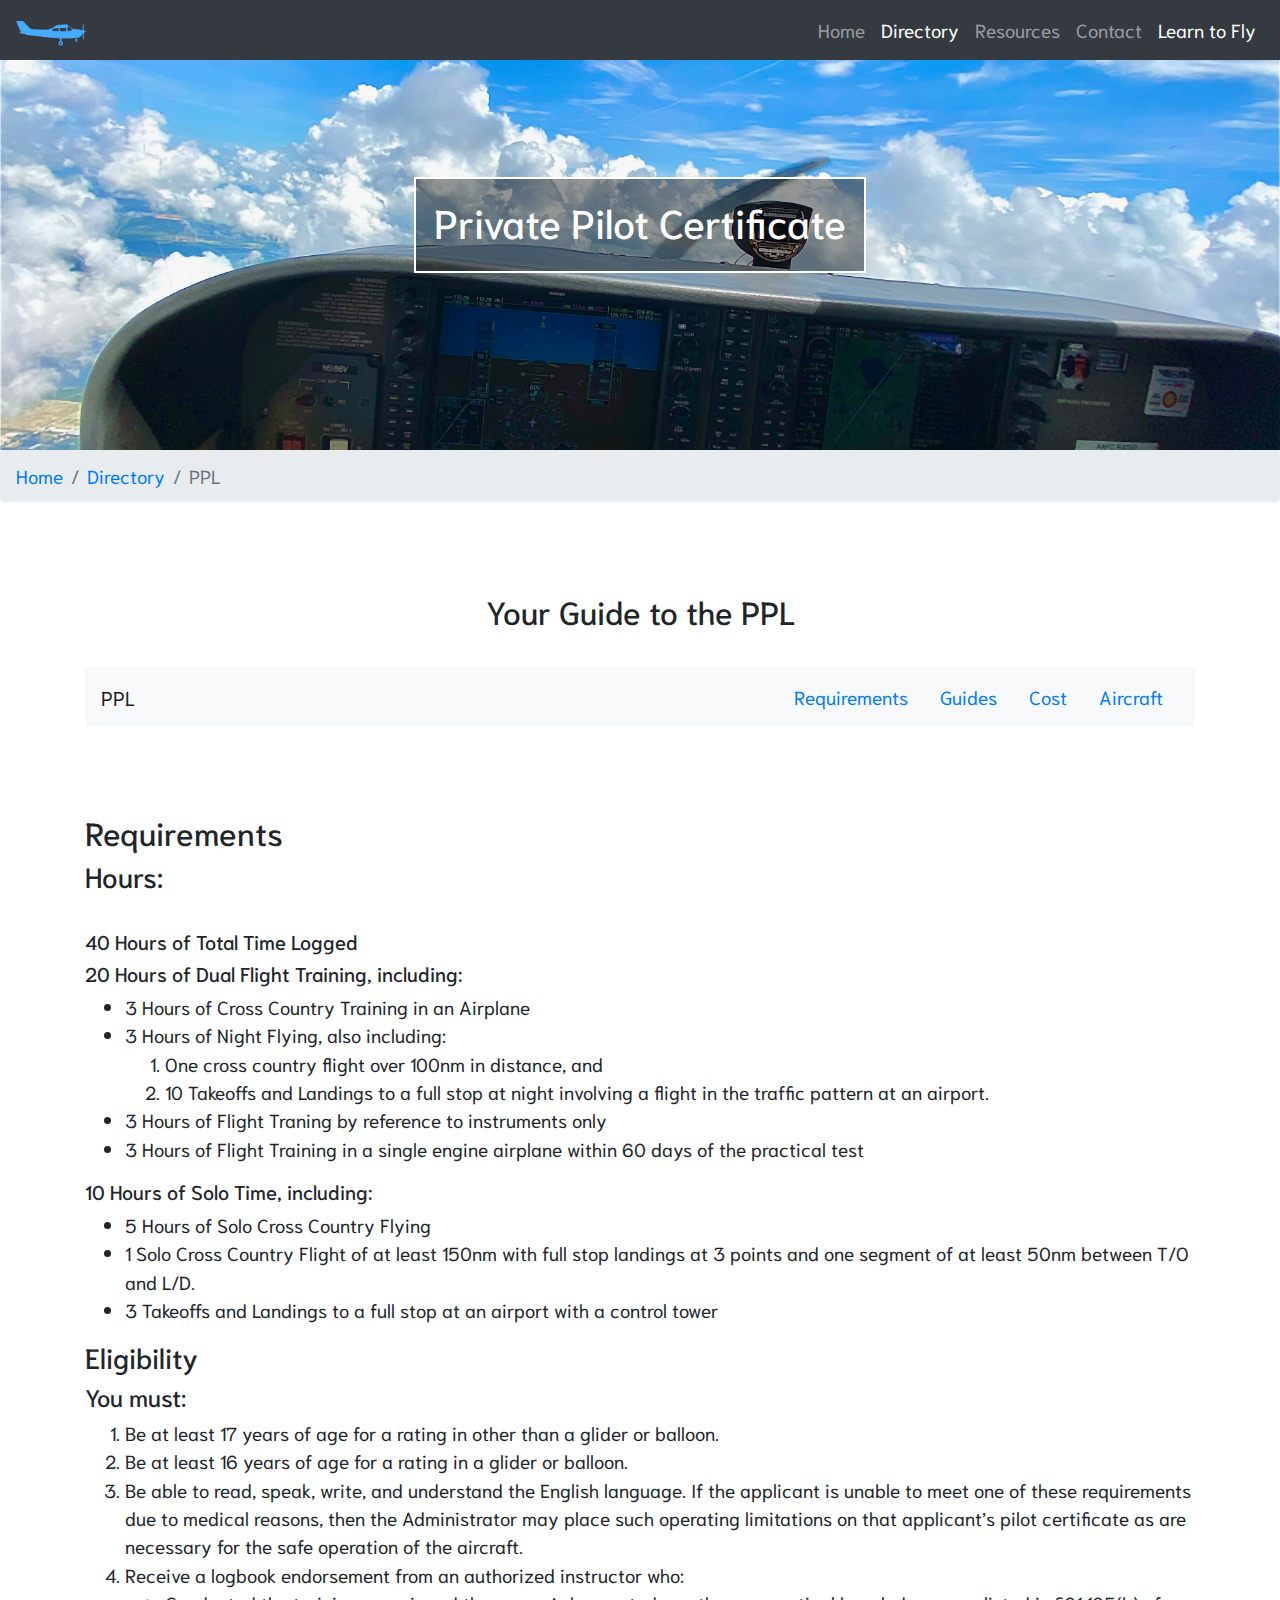
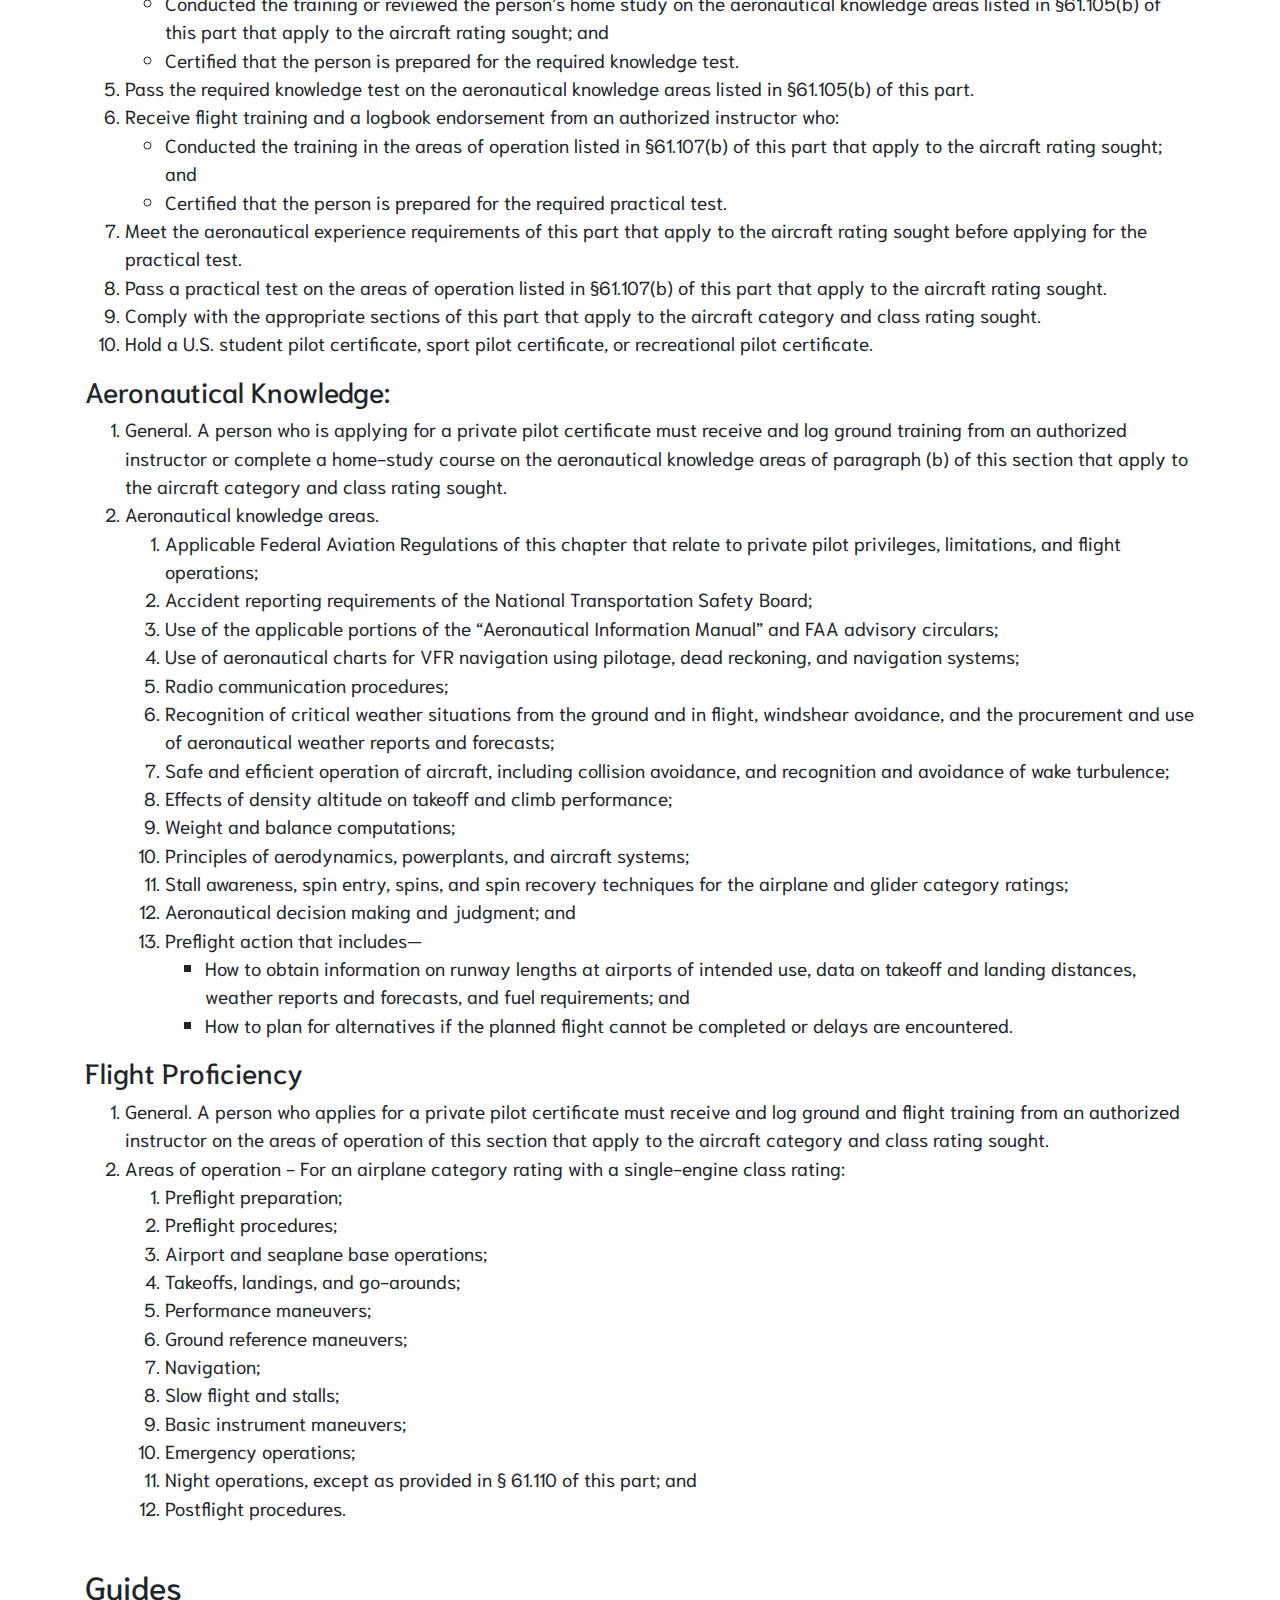
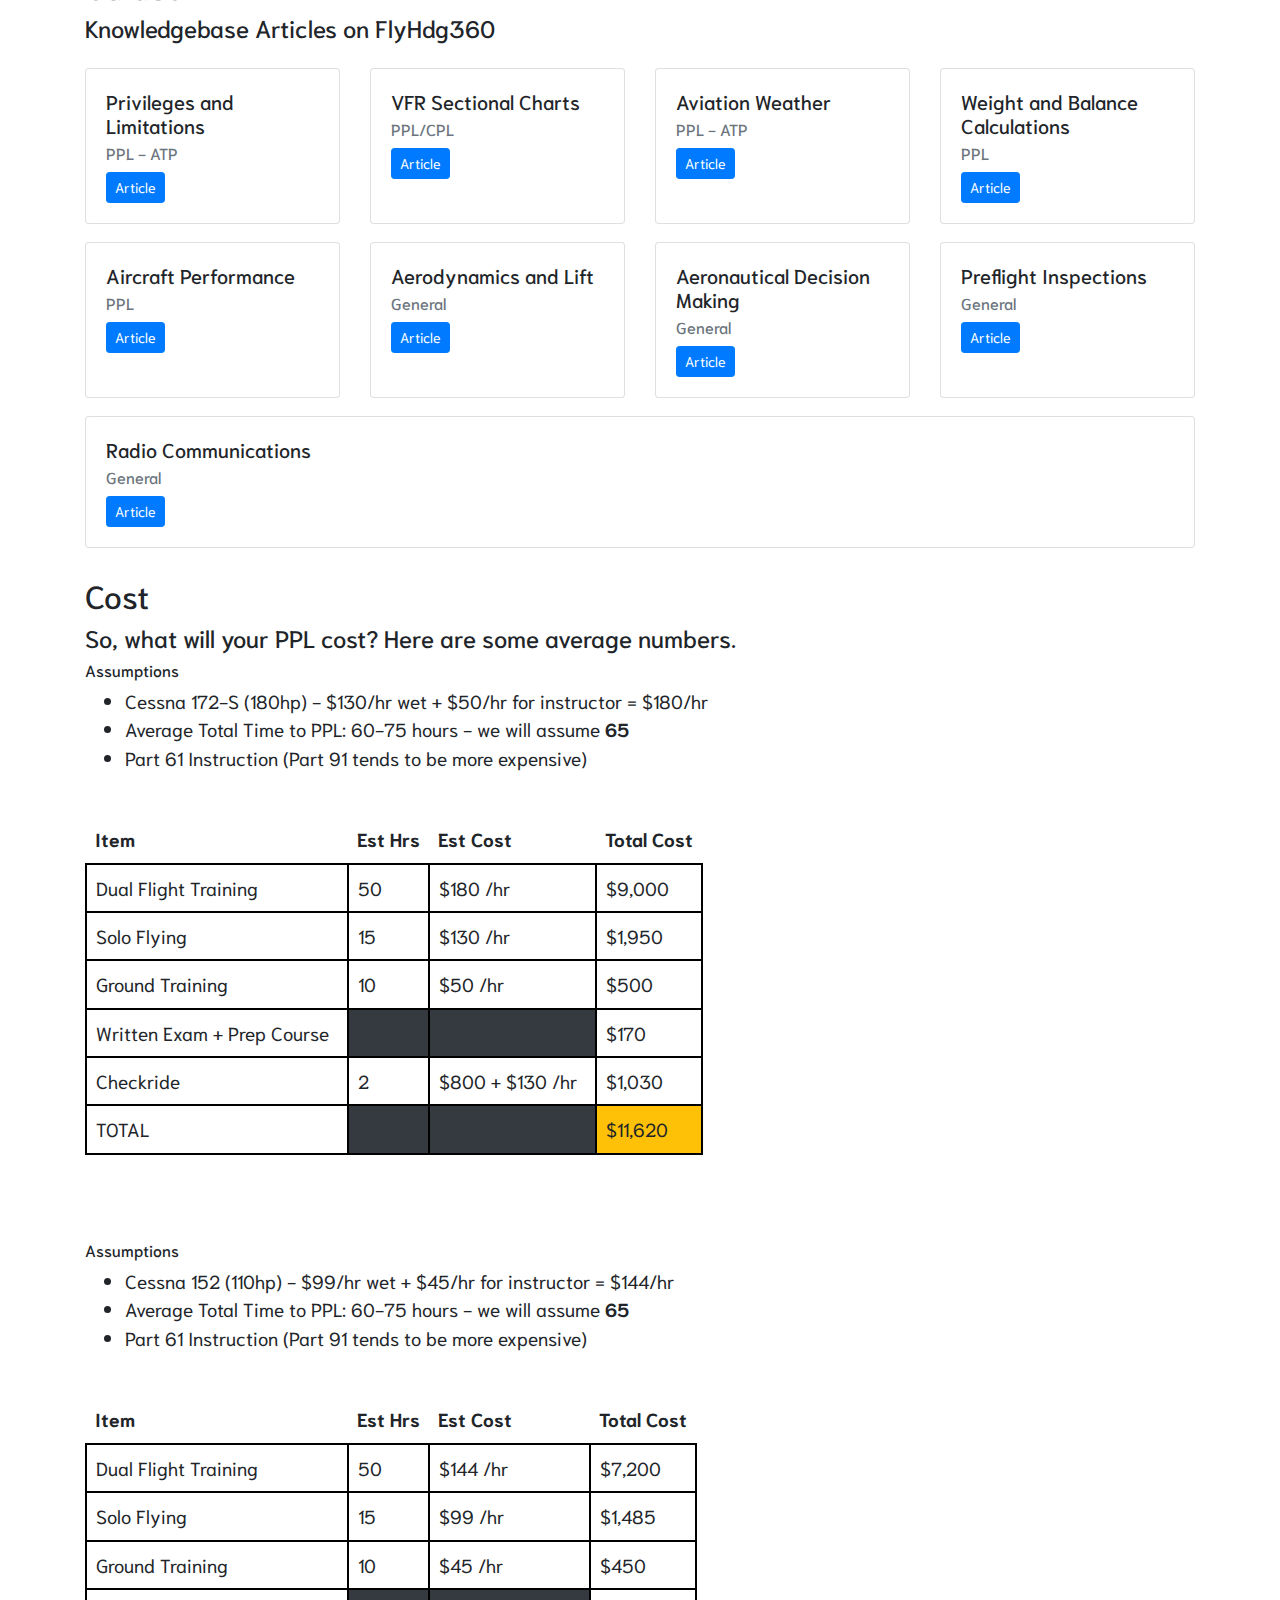
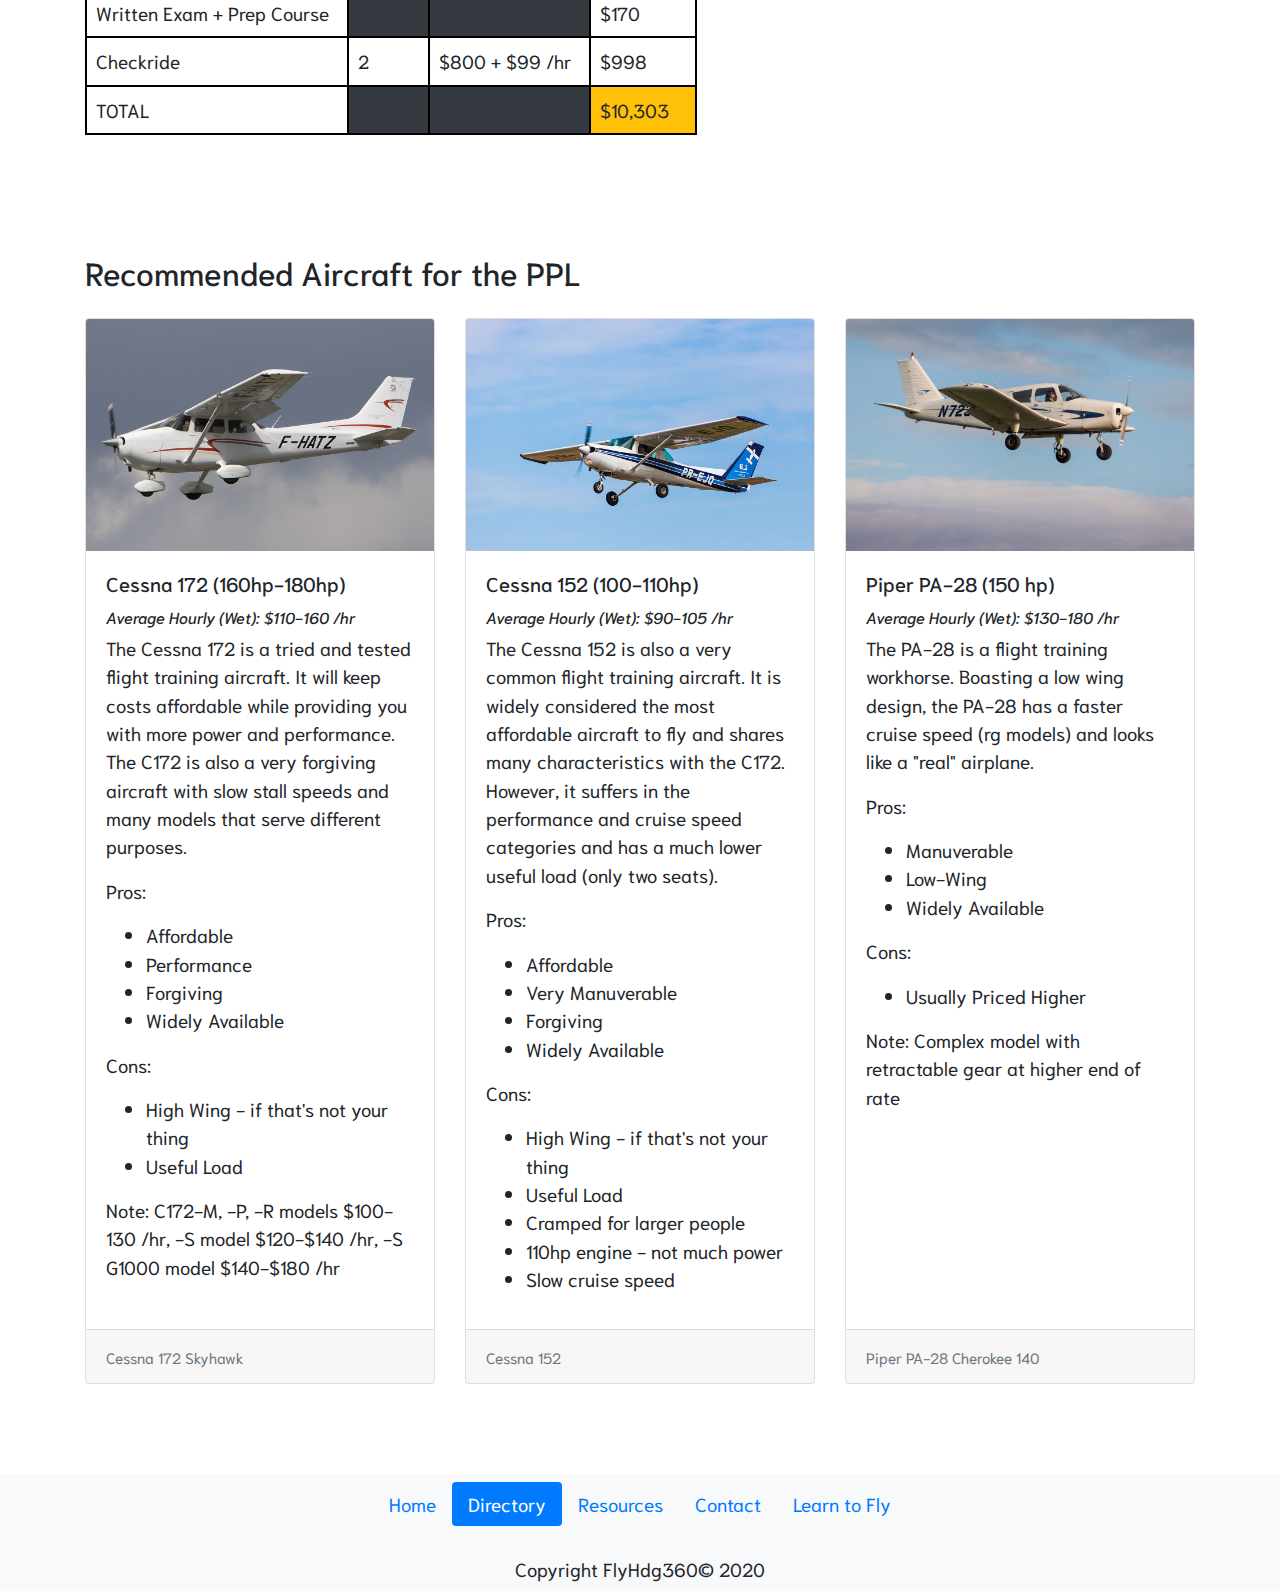
<file: private.html>
<!doctype html>
<html lang="en" />
  <head>
    <!-- Required meta tags -->
    <meta charset="utf-8">
    <meta name="viewport" content="width=device-width, initial-scale=1, shrink-to-fit=no">

     <!-- Bootstrap CSS -->
    <link rel="stylesheet" href="https://stackpath.bootstrapcdn.com/bootstrap/4.5.2/css/bootstrap.min.css" integrity="sha384-JcKb8q3iqJ61gNV9KGb8thSsNjpSL0n8PARn9HuZOnIxN0hoP+VmmDGMN5t9UJ0Z" crossorigin="anonymous">

    <!-- CSS Links -->
    <link href="./resources/directory/style.css" rel=stylesheet type="text/css" />
    <link href="./resources/global.css" rel=stylesheet type="text/css" />

    <!-- Fonts -->
    <link href="https://fonts.googleapis.com/css2?family=Niramit:ital,wght@0,200;0,300;0,400;0,500;0,600;0,700;1,200;1,300;1,400;1,500;1,600;1,700&display=swap" rel="stylesheet">
    <title>PPL</title>
  </head>
  <body>



    <nav class="navbar navbar-expand-lg navbar-dark bg-dark fixed-top">
      <a class="navbar-brand" href="ratings.html">
        <img src="resources/images/logo.png" width="70px" />
      </a>
      <button class="navbar-toggler" type="button" data-toggle="collapse" data-target="#navbarNav" aria-controls="navbarNav" aria-expanded="false" aria-label="Toggle navigation">
        <span class="navbar-toggler-icon"></span>
      </button>
      <div class="collapse navbar-collapse justify-content-end" id="navbarNav" role="navigation">

        <ul class="navbar-nav">
          <li class="nav-item">
            <a class="nav-link" href="index.html">Home </a>
          </li>
          <li class="nav-item active">
            <a class="nav-link" href="directory.html">Directory</a>
          </li>
          <li class="nav-item">
            <a class="nav-link" href="resources.html">Resources</a>
          </li>
          <li class="nav-item">
            <a class="nav-link" href="contact.html">Contact</a>
          </li>
          <li class="nav-item active">
            <a class="nav-link" href="learntofly.html">Learn to Fly</a>
          </li>
        </ul>
      </div>
    </nav>

    <!-- Landing Page Title + Jumbotron -->

    <div class="land-title container-fluid d-flex flex-column justify-content-center align-items-center">
        <div class="">
          <div class="landing-texts text-center">
            <h1>Private Pilot Certificate</h1>
          </div>
        </div>

      </div>

    <!-- Private Certificate -->
    <nav aria-label="breadcrumb">
      <ol class="breadcrumb">
        <li class="breadcrumb-item"><a href="ratings.html">Home</a></li>
        <li class="breadcrumb-item"><a href="directory.html">Directory</a></li>
        <li class="breadcrumb-item active" aria-current="page">PPL</li>
      </ol>
    </nav>
    <div class="rating-page-section container">


      <h2 class="text-center">Your Guide to the PPL</h2>
      <br>
      <nav id="rating-navi" class="navbar navbar-light bg-light">
        <a class="navbar-brand" href="#">PPL</a>
        <ul class="nav nav-pills">
          <li class="nav-item">
            <a class="nav-link" href="#requirements">Requirements</a>
          </li>
          <li class="nav-item">
            <a class="nav-link" href="#guides">Guides</a>
          </li>
          <li class="nav-item">
            <a class="nav-link" href="#cost">Cost</a>
          </li>
          <li class="nav-item">
            <a class="nav-link" href="#aircraft">Aircraft</a>
          </li>
        </ul>
      </nav>



      <br><br>
      <div data-spy="scroll" data-target="#rating-navi" data-offset="0">

        <br>
        <span id="requirements" />
        <div>
          <h2>Requirements</h2>
          <div class="hours">
            <h3>Hours:</h3>
            <br>
            <h5>40 Hours of Total Time Logged</h5>

            <h5>20 Hours of Dual Flight Training, including:</h5>
            <ul>
              <li>3 Hours of Cross Country Training in an Airplane</li>
              <li>3 Hours of Night Flying, also including:
                <ol>
                  <li>One cross country flight over 100nm in distance, and</li>
                  <li>10 Takeoffs and Landings to a full stop at night involving a flight in the traffic pattern at an airport.</li>
                </ol>
              </li>
              <li>3 Hours of Flight Traning by reference to instruments only</li>
              <li>3 Hours of Flight Training in a single engine airplane within 60 days of the practical test</li>
            </ul>

            <h5>10 Hours of Solo Time, including:</h5>
            <ul>
              <li>5 Hours of Solo Cross Country Flying</li>
              <li>1 Solo Cross Country Flight of at least 150nm with full stop landings at 3 points and one segment of at least 50nm between T/O and L/D.</li>
              <li>3 Takeoffs and Landings to a full stop at an airport with a control tower</li>
          </div>
          <div class="eligibility">
            <h3>Eligibility</h3>
            <h4>You must:</h4>
            <ol>
              <li>Be at least 17 years of age for a rating in other than a glider or balloon.</li>
              <li> Be at least 16 years of age for a rating in a glider or balloon.</li>
              <li>Be able to read, speak, write, and understand the English language. If the applicant is unable to meet one of these requirements due to medical reasons, then the Administrator may place such operating limitations on that applicant’s pilot certificate as are necessary for the safe operation of the aircraft.</li>
              <li>Receive a logbook endorsement from an authorized instructor who:
                <ul>
                  <li> Conducted the training or reviewed the person’s home study on the aeronautical knowledge areas listed in §61.105(b) of this part that apply to the aircraft rating sought; and</li>
                  <li>Certified that the person is prepared for the required knowledge test.</li>
                </ul>
              </li>
              <li>Pass the required knowledge test on the aeronautical knowledge areas listed in §61.105(b) of this part.</li>
              <li>Receive flight training and a logbook endorsement from an authorized instructor who:
                <ul>
                  <li> Conducted the training in the areas of operation listed in §61.107(b) of this part that apply to the aircraft rating sought; and</li>
                  <li> Certified that the person is prepared for the required practical test.</li>
                </ul>
              </li>
              <li>Meet the aeronautical experience requirements of this part that apply to the aircraft rating sought before applying for the practical test.</li>
              <li>Pass a practical test on the areas of operation listed in §61.107(b) of this part that apply to the aircraft rating sought.</li>
              <li>Comply with the appropriate sections of this part that apply to the aircraft category and class rating sought.</li>
              <li> Hold a U.S. student pilot certificate, sport pilot certificate, or recreational pilot certificate.</li>
            </ol>
          </div>
          <div class="knowledge">
            <h3>Aeronautical Knowledge:</h3>
            <ol>
              <li>General. A person who is applying for a private pilot certificate must receive and log ground training from an authorized instructor or complete a home-study course on the aeronautical knowledge areas of paragraph (b) of this section that apply to the aircraft category and class rating sought.
                </li>
              <li>Aeronautical knowledge areas.
                <ol>
                  <li>Applicable Federal Aviation Regulations of this chapter that relate to private pilot privileges, limitations, and flight operations;</li>
                  <li>Accident reporting requirements of the National Transportation Safety Board;</li>
                  <li> Use of the applicable portions of the “Aeronautical Information Manual” and FAA advisory circulars;</li>
                  <li> Use of aeronautical charts for VFR navigation using pilotage, dead reckoning, and navigation systems;</li>
                  <li>Radio communication procedures;</li>
                  <li>Recognition of critical weather situations from the ground and in flight, windshear avoidance, and the procurement and use of aeronautical weather reports and forecasts;</li>
                  <li> Safe and efficient operation of aircraft, including collision avoidance, and recognition and avoidance of wake turbulence;</li>
                  <li> Effects of density altitude on takeoff and climb performance;</li>
                  <li>Weight and balance computations;</li>
                  <li>Principles of aerodynamics, powerplants, and aircraft systems;</li>
                  <li>Stall awareness, spin entry, spins, and spin recovery techniques for the airplane and glider category ratings;</li>
                  <li>Aeronautical decision making and judgment; and</li>
                  <li> Preflight action that includes—</li>
                  <ul>
                    <li>How to obtain information on runway lengths at airports of intended use, data on takeoff and landing distances, weather reports and forecasts, and fuel requirements; and</li>
                    <li>How to plan for alternatives if the planned flight cannot be completed or delays are encountered.</li>
                  </ul>
                </ol>
              </li>
            </ol>
            <h3>Flight Proficiency</h3>
            <ol>
              <li>General. A person who applies for a private pilot certificate must receive and log ground and flight training from an authorized instructor on the areas of operation of this section that apply to the aircraft category and class rating sought.</li>
              <li>Areas of operation - For an airplane category rating with a single-engine class rating:
                <ol>
                  <li>Preflight preparation;</li>
                  <li>Preflight procedures;</li>
                  <li> Airport and seaplane base operations;</li>
                  <li>Takeoffs, landings, and go-arounds;</li>
                  <li>Performance maneuvers;</li>
                  <li>Ground reference maneuvers;</li>
                  <li>Navigation;</li>
                  <li> Slow flight and stalls;</li>
                  <li> Basic instrument maneuvers;</li>
                  <li>Emergency operations;</li>
                  <li>Night operations, except as provided in § 61.110 of this part; and</li>
                  <li>Postflight procedures.</li>
                </ol>
              </li>
            </ol>
          </div>

        </div>

        <br>
        <span id="guides" />
        <div>
          <h2>Guides</h2>
          <h4>Knowledgebase Articles on FlyHdg360</h4>
          <div class="knowledgebase-links card-deck">

            <div class="card knowledgebase-link" style="min-width: 14rem;">
              <div class="card-body">
                <h5 class="card-title">Privileges and Limitations</h5>
                <h6 class="card-subtitle mb-2 text-muted">PPL - ATP</h6>
                <a href="limitations.html" class="card-link btn btn-primary btn-sm">Article</a>
              </div>
            </div>
            <div class="card knowledgebase-link" style="min-width: 14rem;">
              <div class="card-body">
                <h5 class="card-title">VFR Sectional Charts</h5>
                <h6 class="card-subtitle mb-2 text-muted">PPL/CPL</h6>
                <a href="sectionals.html" class="card-link btn btn-primary btn-sm">Article</a>
              </div>
            </div>
            <div class="card knowledgebase-link" style="min-width: 14rem;">
              <div class="card-body">
                <h5 class="card-title">Aviation Weather</h5>
                <h6 class="card-subtitle mb-2 text-muted">PPL - ATP</h6>
                <a href="aviationwx.html" class="card-link btn btn-primary btn-sm">Article</a>
              </div>
            </div>
            <div class="card knowledgebase-link" style="min-width: 14rem;">
              <div class="card-body">
                <h5 class="card-title">Weight and Balance Calculations</h5>
                <h6 class="card-subtitle mb-2 text-muted">PPL</h6>
                <a href="wb.html" class="card-link btn btn-primary btn-sm">Article</a>
              </div>
            </div>
            <div class="card knowledgebase-link" style="min-width: 14rem;">
              <div class="card-body">
                <h5 class="card-title">Aircraft Performance</h5>
                <h6 class="card-subtitle mb-2 text-muted">PPL</h6>
                <a href="private.html" class="card-link btn btn-primary btn-sm">Article</a>
              </div>
            </div>
            <div class="card knowledgebase-link" style="min-width: 14rem;">
              <div class="card-body">
                <h5 class="card-title">Aerodynamics and Lift</h5>
                <h6 class="card-subtitle mb-2 text-muted">General</h6>
                <a href="private.html" class="card-link btn btn-primary btn-sm">Article</a>
              </div>
            </div>
            <div class="card knowledgebase-link" style="min-width: 14rem;">
              <div class="card-body">
                <h5 class="card-title">Aeronautical Decision Making</h5>
                <h6 class="card-subtitle mb-2 text-muted">General</h6>
                <a href="private.html" class="card-link btn btn-primary btn-sm">Article</a>
              </div>
            </div>
            <div class="card knowledgebase-link" style="min-width: 14rem;">
              <div class="card-body">
                <h5 class="card-title">Preflight Inspections</h5>
                <h6 class="card-subtitle mb-2 text-muted">General</h6>
                <a href="private.html" class="card-link btn btn-primary btn-sm">Article</a>
              </div>
            </div>
            <div class="card knowledgebase-link" style="min-width: 14rem;">
              <div class="card-body">
                <h5 class="card-title">Radio Communications</h5>
                <h6 class="card-subtitle mb-2 text-muted">General</h6>
                <a href="radio.html" class="card-link btn btn-primary btn-sm">Article</a>
              </div>
            </div>
          </div>
        </div>
        <br>
        <span id="cost" />
        <div>
          <h2>Cost</h2>
          <h4>So, what will your PPL cost? Here are some average numbers.</h4>
          <h6>Assumptions</h6>
          <ul>
            <li>Cessna 172-S (180hp) - $130/hr wet + $50/hr for instructor = $180/hr</li>
            <li>Average Total Time to PPL: 60-75 hours - we will assume <strong>65</strong></li>
            <li>Part 61 Instruction (Part 91 tends to be more expensive)</li>
          </ul>
          <br>

          <table>
            <thead>
              <th>Item</th>
              <th>Est Hrs</th>
              <th>Est Cost</th>
              <th>Total Cost</th>
            </thead>
            <tbody>
              <tr>
                <td>Dual Flight Training</td>
                <td>50</td>
                <td>$180 /hr</td>
                <td>$9,000</td>
              </tr>
              <tr>
                <td>Solo Flying</td>
                <td>15</td>
                <td>$130 /hr</td>
                <td>$1,950</td>
              </tr>
              <tr>
                <td>Ground Training</td>
                <td>10</td>
                <td>$50 /hr</td>
                <td>$500</td>
              </tr>
              <tr>
                <td>Written Exam + Prep Course</td>
                <td class="bg-dark"></td>
                <td class="bg-dark"></td>
                <td>$170</td>
              </tr>
              <tr>
                <td>Checkride</td>
                <td>2</td>
                <td>$800 + $130 /hr</td>
                <td>$1,030</td>
              </tr>
              <tr>
                <td>TOTAL</td>
                <td class="bg-dark"></td>
                <td class="bg-dark"></td>
                <td class="bg-warning color-white">$11,620</td>
              </tr>
            </tbody>
          </table>
          <br><br><br>
          <h6>Assumptions</h6>
          <ul>
            <li>Cessna 152 (110hp) - $99/hr wet + $45/hr for instructor = $144/hr</li>
            <li>Average Total Time to PPL: 60-75 hours - we will assume <strong>65</strong></li>
            <li>Part 61 Instruction (Part 91 tends to be more expensive)</li>

          </ul>
          <br>

          <table>
            <thead>
              <th>Item</th>
              <th>Est Hrs</th>
              <th>Est Cost</th>
              <th>Total Cost</th>
            </thead>
            <tbody>
              <tr>
                <td>Dual Flight Training</td>
                <td>50</td>
                <td>$144 /hr</td>
                <td>$7,200</td>
              </tr>
              <tr>
                <td>Solo Flying</td>
                <td>15</td>
                <td>$99 /hr</td>
                <td>$1,485</td>
              </tr>
              <tr>
                <td>Ground Training</td>
                <td>10</td>
                <td>$45 /hr</td>
                <td>$450</td>
              </tr>
              <tr>
                <td>Written Exam + Prep Course</td>
                <td class="bg-dark"></td>
                <td class="bg-dark"></td>
                <td>$170</td>
              </tr>
              <tr>
                <td>Checkride</td>
                <td>2</td>
                <td>$800 + $99 /hr</td>
                <td>$998</td>
              </tr>
              <tr>
                <td>TOTAL</td>
                <td class="bg-dark"></td>
                <td class="bg-dark"></td>
                <td class="bg-warning color-white">$10,303</td>
              </tr>
            </tbody>
          </table>
        </div>

      </div>
    </div>

    <br>

    <div class="aircraft container">
      <span id="aircraft">
      <h2>Recommended Aircraft for the PPL</h2>
      <div class="card-deck">
        <div class="card">
          <img src="./resources/images/c172.jpg" class="card-img-top" alt="C172">
          <div class="card-body">
            <h5 class="card-title">Cessna 172 (160hp-180hp)</h5>
            <em><h6>Average Hourly (Wet): $110-160 /hr</h6></em>
            <p class="card-text">
              The Cessna 172 is a tried and tested flight training aircraft. It will keep costs affordable while providing you
              with more power and performance. The C172 is also a very forgiving aircraft with slow stall speeds
              and many models that serve different purposes.
            </p>
            <p>Pros:</p>
            <ul>
              <li>Affordable</li>
              <li>Performance</li>
              <li>Forgiving</li>
              <li>Widely Available</li>
            </ul>
            <p>Cons:</p>
            <ul>
              <li>High Wing - if that's not your thing</li>
              <li>Useful Load</li>
            </ul>
            <p>Note: C172-M, -P, -R models $100-130 /hr, -S model $120-$140 /hr, -S G1000 model $140-$180 /hr</p>

          </div>
          <div class="card-footer">
            <small class="text-muted">Cessna 172 Skyhawk</small>
          </div>
        </div>
        <div class="card">
          <img src="./resources/images/c152.jpg" class="card-img-top" alt="C152">
          <div class="card-body">
            <h5 class="card-title">Cessna 152 (100-110hp)</h5>
            <em><h6>Average Hourly (Wet): $90-105 /hr</h6></em>

            <p class="card-text">
              The Cessna 152 is also a very common flight training aircraft. It is widely considered
              the most affordable aircraft to fly and shares many characteristics with the C172. However,
              it suffers in the performance and cruise speed categories and has a much lower useful load (only two seats).
            </p>
            <p>Pros:</p>
            <ul>
              <li>Affordable</li>
              <li>Very Manuverable</li>
              <li>Forgiving</li>
              <li>Widely Available</li>
            </ul>
            <p>Cons:</p>
            <ul>
              <li>High Wing - if that's not your thing</li>
              <li>Useful Load</li>
              <li>Cramped for larger people</li>
              <li>110hp engine - not much power</li>
              <li>Slow cruise speed</li>
            </ul>
          </div>
          <div class="card-footer">
            <small class="text-muted">Cessna 152</small>
          </div>
        </div>
        <div class="card">
          <img src="./resources/images/pa-28.jpg" class="card-img-top" alt="PA-28">
          <div class="card-body">
            <h5 class="card-title">Piper PA-28 (150 hp)</h5>
            <em><h6>Average Hourly (Wet): $130-180 /hr</h6></em>
            <p class="card-text">
              The PA-28 is a flight training workhorse. Boasting a low wing design, the
              PA-28 has a faster cruise speed (rg models) and looks like a "real" airplane.
            </p>
            <p>Pros:</p>
            <ul>
              <li>Manuverable</li>
              <li>Low-Wing</li>
              <li>Widely Available</li>
            </ul>
            <p>Cons:</p>
            <ul>
              <li>Usually Priced Higher</li>
            </ul>
            <p>Note: Complex model with retractable gear at higher end of rate</p>

          </div>
          <div class="card-footer">
            <small class="text-muted">Piper PA-28 Cherokee 140</small>
          </div>
        </div>
      </div>
    </div>




    <footer class="nav navbar justify-content-center d-flex flex-column bg-light">
      <ul class="nav nav-pills">
        <li class="nav-item">
          <a class="nav-link" href="index.html">Home</a>
        </li>
        <li class="nav-item">
          <a class="nav-link active" href="directory.html">Directory</a>
        </li>
        <li class="nav-item">
          <a class="nav-link" href="resources.html">Resources</a>
        </li>
        <li class="nav-item">
          <a class="nav-link" href="contact.html">Contact</a>
        </li>
        <li class="nav-item active">
          <a class="nav-link" href="learntofly.html">Learn to Fly</a>
        </li>
      </ul>
      <br>
      <span class="white">Copyright FlyHdg360© 2020</span>
    </footer>

    <script src="https://code.jquery.com/jquery-3.5.1.slim.min.js" integrity="sha384-DfXdz2htPH0lsSSs5nCTpuj/zy4C+OGpamoFVy38MVBnE+IbbVYUew+OrCXaRkfj" crossorigin="anonymous"></script>
    <script src="https://cdn.jsdelivr.net/npm/popper.js@1.16.1/dist/umd/popper.min.js" integrity="sha384-9/reFTGAW83EW2RDu2S0VKaIzap3H66lZH81PoYlFhbGU+6BZp6G7niu735Sk7lN" crossorigin="anonymous"></script>
    <script src="https://stackpath.bootstrapcdn.com/bootstrap/4.5.2/js/bootstrap.min.js" integrity="sha384-B4gt1jrGC7Jh4AgTPSdUtOBvfO8shuf57BaghqFfPlYxofvL8/KUEfYiJOMMV+rV" crossorigin="anonymous"></script>


    </body>

</html>
</file>
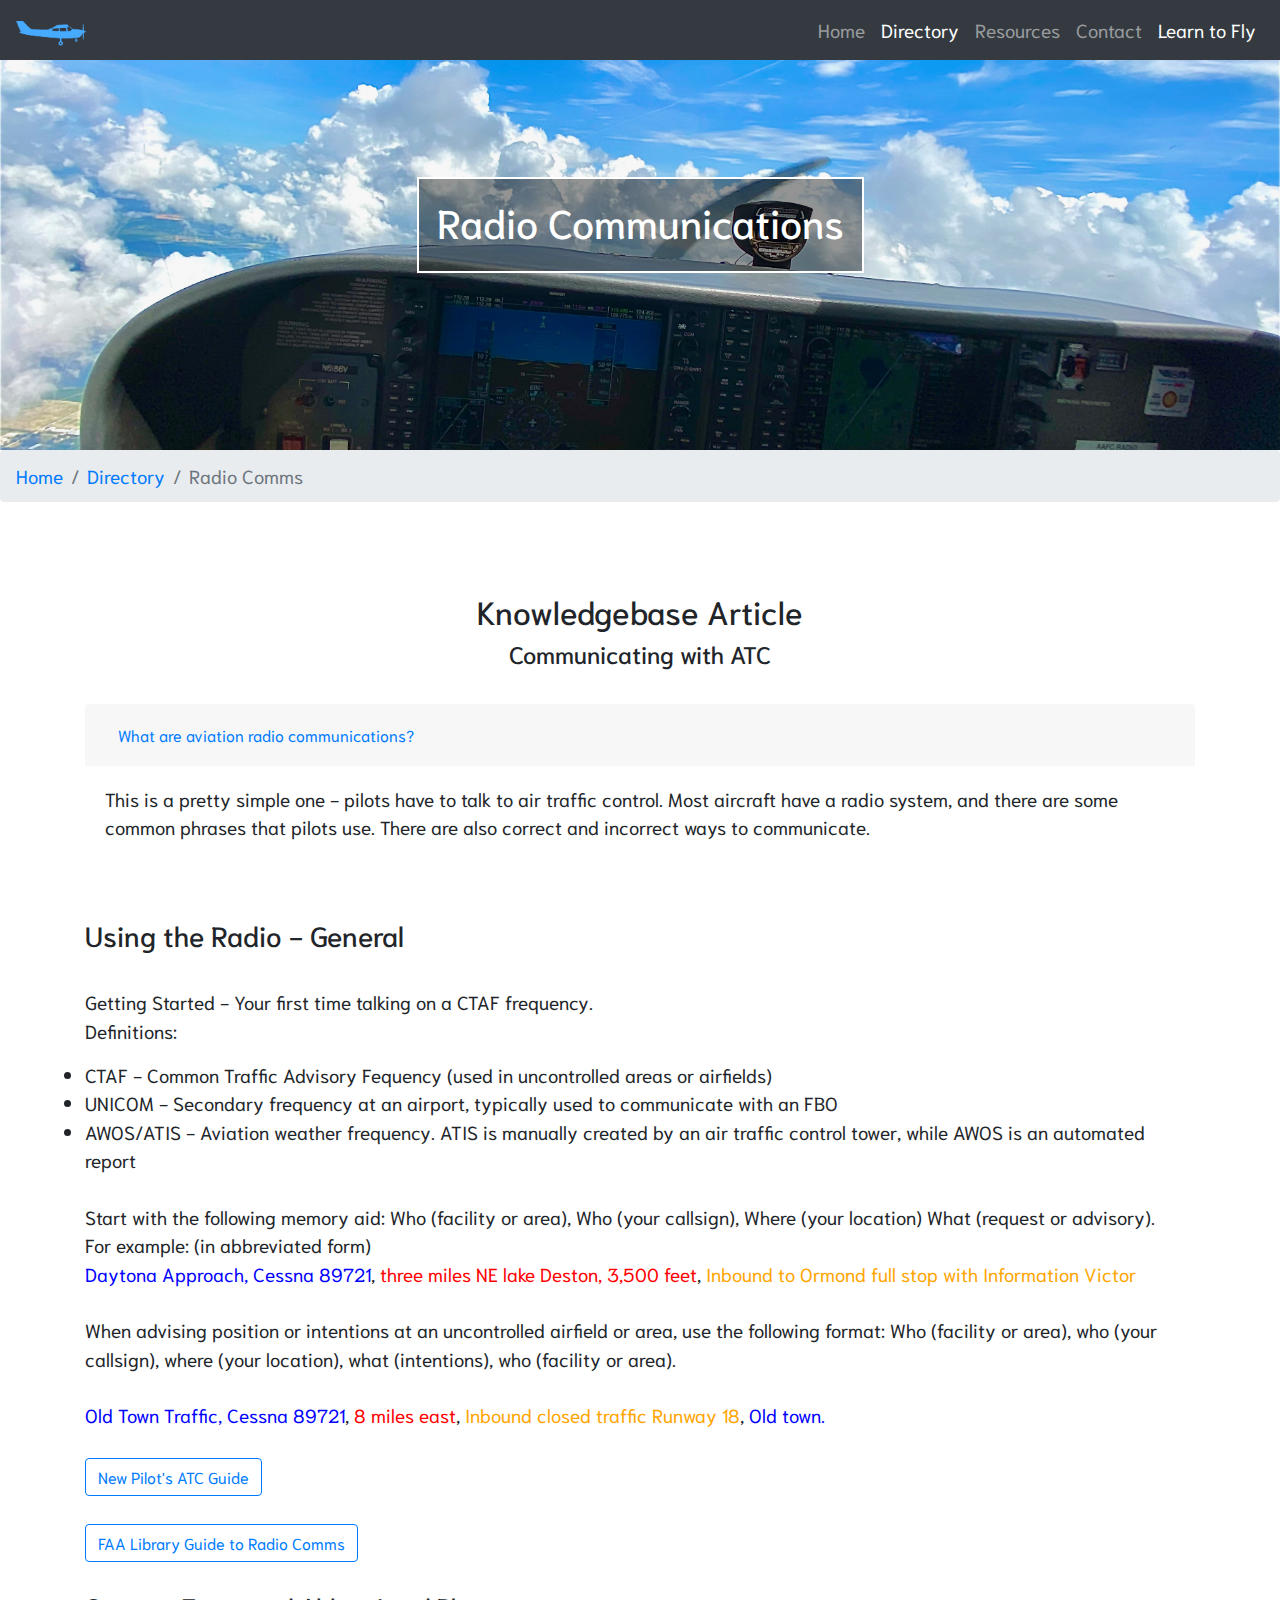
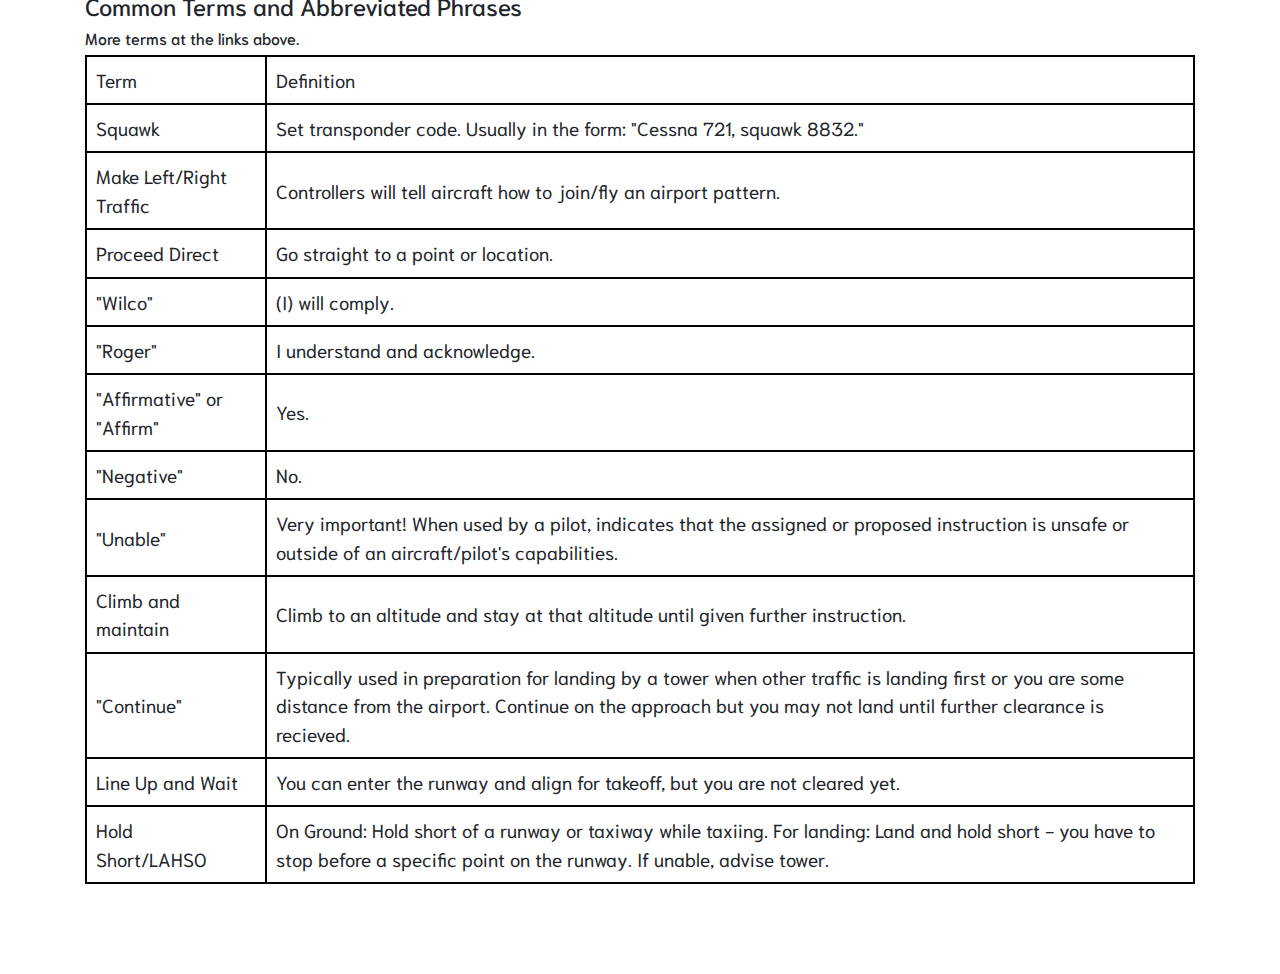
<file: radio.html>
<!doctype html>
<html lang="en" />
  <head>
    <!-- Required meta tags -->
    <meta charset="utf-8">
    <meta name="viewport" content="width=device-width, initial-scale=1, shrink-to-fit=no">

     <!-- Bootstrap CSS -->
    <link rel="stylesheet" href="https://stackpath.bootstrapcdn.com/bootstrap/4.5.2/css/bootstrap.min.css" integrity="sha384-JcKb8q3iqJ61gNV9KGb8thSsNjpSL0n8PARn9HuZOnIxN0hoP+VmmDGMN5t9UJ0Z" crossorigin="anonymous">

    <!-- CSS Links -->
    <link href="./resources/directory/style.css" rel=stylesheet type="text/css" />
    <link href="./resources/global.css" rel=stylesheet type="text/css" />

    <!-- Fonts -->
    <link href="https://fonts.googleapis.com/css2?family=Niramit:ital,wght@0,200;0,300;0,400;0,500;0,600;0,700;1,200;1,300;1,400;1,500;1,600;1,700&display=swap" rel="stylesheet">
    <title>Radio Comms</title>
  </head>
  <body>



    <nav class="navbar navbar-expand-lg navbar-dark bg-dark fixed-top">
      <a class="navbar-brand" href="ratings.html">
        <img src="resources/images/logo.png" width="70px" />
      </a>
      <button class="navbar-toggler" type="button" data-toggle="collapse" data-target="#navbarNav" aria-controls="navbarNav" aria-expanded="false" aria-label="Toggle navigation">
        <span class="navbar-toggler-icon"></span>
      </button>
      <div class="collapse navbar-collapse justify-content-end" id="navbarNav" role="navigation">

        <ul class="navbar-nav">
          <li class="nav-item">
            <a class="nav-link" href="index.html">Home</a>
          </li>
          <li class="nav-item active">
            <a class="nav-link" href="directory.html">Directory</a>
          </li>
          <li class="nav-item">
            <a class="nav-link" href="resources.html">Resources</a>
          </li>
          <li class="nav-item">
            <a class="nav-link" href="contact.html">Contact</a>
          </li>
          <li class="nav-item active">
            <a class="nav-link" href="learntofly.html">Learn to Fly</a>
          </li>
        </ul>
      </div>
    </nav>

    <!-- Landing Page Title + Jumbotron -->

    <div class="land-title container-fluid d-flex flex-column justify-content-center align-items-center">
        <div class="">
          <div class="landing-texts text-center">
            <h1>Radio Communications</h1>
          </div>
        </div>
    </div>

    <!-- Private Certificate -->
    <nav aria-label="breadcrumb">
      <ol class="breadcrumb">
        <li class="breadcrumb-item"><a href="ratings.html">Home</a></li>
        <li class="breadcrumb-item"><a href="directory.html">Directory</a></li>
        <li class="breadcrumb-item active" aria-current="page">Radio Comms</li>
      </ol>
    </nav>
    <div class="rating-page-section sectional-section container">

      <h2 class="text-center">Knowledgebase Article</h2>
      <h4 class="text-center">Communicating with ATC</h4>
      <br>
      <div class="accordion" id="accordionExample">
        <div class="card">
          <div class="card-header" id="headingOne">
            <h5 class="mb-0">
              <button class="btn btn-link" type="button" data-toggle="collapse" data-target="#collapseOne" aria-expanded="true" aria-controls="collapseOne">
                What are aviation radio communications?
              </button>
            </h5>
          </div>

          <div id="collapseOne" class="collapse show" aria-labelledby="headingOne" data-parent="#accordionExample">
            <div class="card-body">
              This is a pretty simple one - pilots have to talk to air traffic control. Most aircraft
              have a radio system, and there are some common phrases that pilots use. There are also correct
              and incorrect ways to communicate.
            </div>
        </div>

      </div>
      <br>
      <br>

      <div class="reading-and-understanding">
        <h3>Using the Radio - General</h3>
        <br>
        <p>Getting Started - Your first time talking on a CTAF frequency.
          <br>

          Definitions:
          <li>CTAF - Common Traffic Advisory Fequency (used in uncontrolled areas or airfields)</li>
          <li>UNICOM - Secondary frequency at an airport, typically used to communicate with an FBO</li>
          <li>AWOS/ATIS - Aviation weather frequency. ATIS is manually created by an air traffic control tower, while AWOS is an automated report</li>

            <br>
            Start with the following memory aid: Who (facility or area), Who (your callsign), Where (your location) What (request or advisory).
            <br>
            For example: (in abbreviated form)
            <br>
            <span style="color:blue;">Daytona Approach, Cessna 89721</span>, <span style="color:red;">three miles NE lake Deston, 3,500 feet</span>, <span style="color:orange;">Inbound to Ormond full stop with Information Victor</span>
            <br><br>
            When advising position or intentions at an uncontrolled airfield or area, use the following format: Who (facility or area), who (your callsign), where (your location), what (intentions), who (facility or area).
            <br><br>
            <span style="color:blue;">Old Town Traffic, Cessna 89721</span>, <span style="color:red;">8 miles east</span>, <span style="color:orange;">Inbound closed traffic Runway 18</span>, <span style="color:blue;">Old town.</span>

            <br><br><a href="https://www.aopa.org/training-and-safety/students/presolo/special/new-pilots-guide-to-atc-communication" target="_blank"><button class="btn btn-outline-primary">New Pilot's ATC Guide</button></a>
            <br><br><a href="https://www.faasafety.gov/gslac/alc/libview_normal.aspx?id=17272" target="_blank"><button class="btn btn-outline-primary">FAA Library Guide to Radio Comms</button></a>
            <br><br>

            <h4> Common Terms and Abbreviated Phrases</h4>
            <h6>More terms at the links above.</h6>
            <table>
              <thead>
                <tr>
                  <td>Term</td>
                  <td>Definition</td>
                </tr>
              </thead>
              <tbody>
                <tr>
                  <td>
                    Squawk
                  </td>
                  <td>
                    Set transponder code. Usually in the form: "Cessna 721, squawk 8832."
                  </td>
                </tr>
                <tr>
                  <td>
                    Make Left/Right Traffic
                  </td>
                  <td>
                    Controllers will tell aircraft how to join/fly an airport pattern. </td>
                  </td>
                </tr>
                <tr>
                  <td>
                    Proceed Direct
                  </td>
                  <td>
                    Go straight to a point or location.
                  </td>
                </tr>
                <tr>
                  <td>
                    "Wilco"
                  </td>
                  <td>
                    (I) will comply.
                  </td>
                </tr>
                <tr>
                  <td>
                    "Roger"
                  </td>
                  <td>
                    I understand and acknowledge.
                  </td>
                </tr>
                <tr>
                  <td>
                    "Affirmative" or "Affirm"
                  </td>
                  <td>
                    Yes.
                  </td>
                </tr>
                <tr>
                  <td>
                    "Negative"
                  </td>
                  <td>
                    No.
                  </td>
                </tr>
                <tr>
                  <td>
                    "Unable"
                  </td>
                  <td>
                    Very important! When used by a pilot, indicates that the assigned or proposed instruction is unsafe or outside of an aircraft/pilot's capabilities.
                  </td>
                </tr>
                <tr>
                  <td>
                    Climb and maintain
                  </td>
                  <td>
                    Climb to an altitude and stay at that altitude until given further instruction.
                  </td>
                </tr>
                <tr>
                  <td>
                    "Continue"
                  </td>
                  <td>
                    Typically used in preparation for landing by a tower when other traffic is landing first or you are some distance from the airport. Continue on the approach but you may not land until further clearance is recieved.
                  </td>
                </tr>
                <tr>
                  <td>
                    Line Up and Wait
                  </td>
                  <td>
                    You can enter the runway and align for takeoff, but you are not cleared yet.
                  </td>
                </tr>
                <tr>
                  <td>
                    Hold Short/LAHSO
                  </td>
                  <td>
                    On Ground: Hold short of a runway or taxiway while taxiing. For landing: Land and hold short - you have to stop before a specific point on the runway. If unable, advise tower.
                  </td>
                </tr>
              </tbody>
            </table>
        </p>

      </div>

    <script src="https://code.jquery.com/jquery-3.5.1.slim.min.js" integrity="sha384-DfXdz2htPH0lsSSs5nCTpuj/zy4C+OGpamoFVy38MVBnE+IbbVYUew+OrCXaRkfj" crossorigin="anonymous"></script>
    <script src="https://cdn.jsdelivr.net/npm/popper.js@1.16.1/dist/umd/popper.min.js" integrity="sha384-9/reFTGAW83EW2RDu2S0VKaIzap3H66lZH81PoYlFhbGU+6BZp6G7niu735Sk7lN" crossorigin="anonymous"></script>
    <script src="https://stackpath.bootstrapcdn.com/bootstrap/4.5.2/js/bootstrap.min.js" integrity="sha384-B4gt1jrGC7Jh4AgTPSdUtOBvfO8shuf57BaghqFfPlYxofvL8/KUEfYiJOMMV+rV" crossorigin="anonymous"></script>

  </body>


</html>
</file>
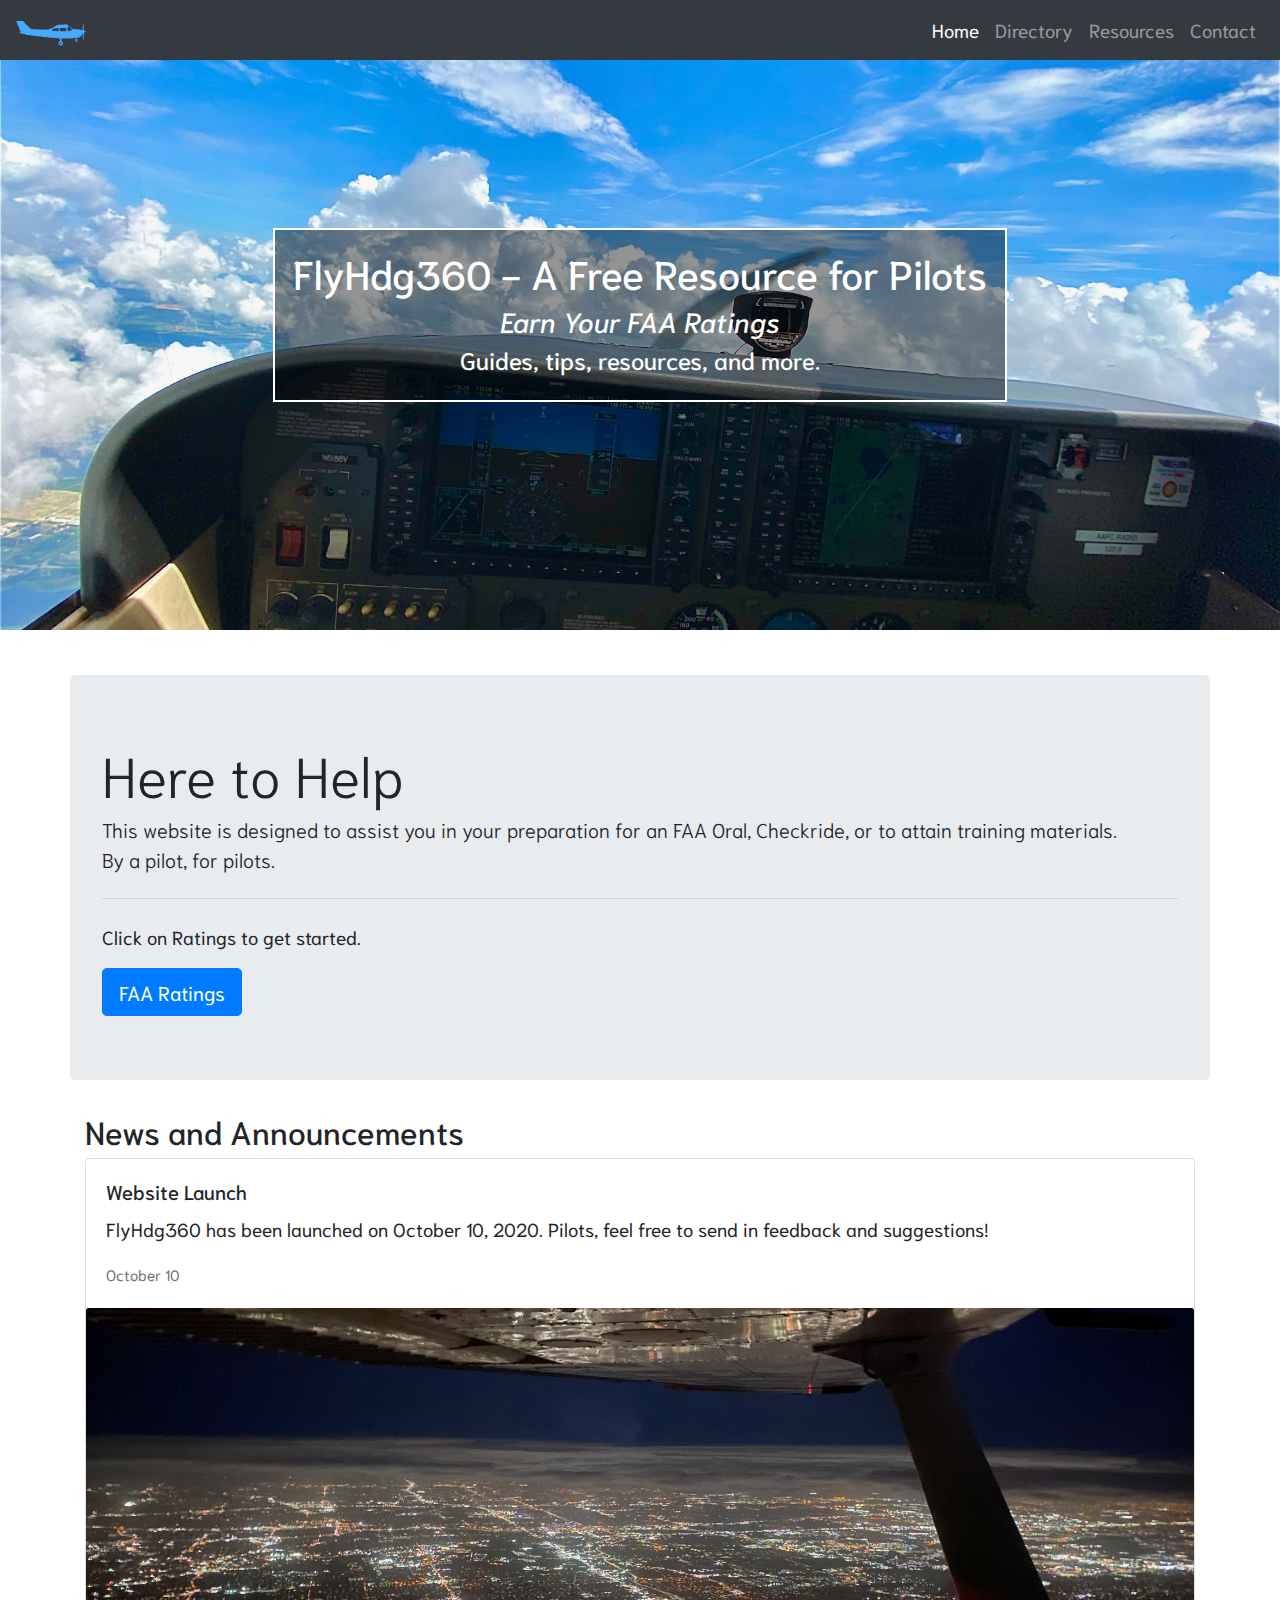
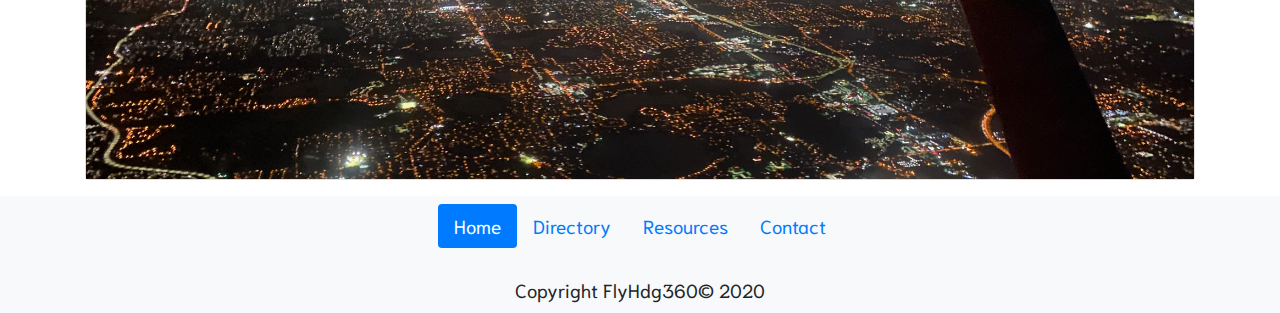
<file: ratings.html>
<!doctype html>
<html lang="en" />
  <head>
    <!-- Required meta tags -->
    <meta charset="utf-8">
    <meta name="viewport" content="width=device-width, initial-scale=1, shrink-to-fit=no">

     <!-- Bootstrap CSS -->
    <link rel="stylesheet" href="https://stackpath.bootstrapcdn.com/bootstrap/4.5.2/css/bootstrap.min.css" integrity="sha384-JcKb8q3iqJ61gNV9KGb8thSsNjpSL0n8PARn9HuZOnIxN0hoP+VmmDGMN5t9UJ0Z" crossorigin="anonymous">

    <!-- CSS Links -->
    <link href="./resources/ratings/style.css" rel=stylesheet type="text/css" />
    <link href="./resources/global.css" rel=stylesheet type="text/css" />

    <!-- Fonts -->
    <link href="https://fonts.googleapis.com/css2?family=Niramit:ital,wght@0,200;0,300;0,400;0,500;0,600;0,700;1,200;1,300;1,400;1,500;1,600;1,700&display=swap" rel="stylesheet">
    <title>FlyHdg360</title>
  </head>
  <body>



    <nav class="navbar navbar-expand-lg navbar-dark bg-dark fixed-top">
      <a class="navbar-brand" href="#">
        <img src="resources/images/logo.png" width="70px" />
      </a>
      <button class="navbar-toggler" type="button" data-toggle="collapse" data-target="#navbarNav" aria-controls="navbarNav" aria-expanded="false" aria-label="Toggle navigation">
        <span class="navbar-toggler-icon"></span>
      </button>
      <div class="collapse navbar-collapse justify-content-end" id="navbarNav" role="navigation">

        <ul class="navbar-nav">
          <li class="nav-item active">
            <a class="nav-link" href="">Home <span class="sr-only">(current)</span></a>
          </li>
          <li class="nav-item">
            <a class="nav-link" href="directory.html">Directory</a>
          </li>
          <li class="nav-item">
            <a class="nav-link" href="">Resources</a>
          </li>
          <li class="nav-item">
            <a class="nav-link" href="">Contact</a>
          </li>
        </ul>
      </div>
    </nav>

    <!-- Landing Page Title + Jumbotron -->

    <div class="landing container-fluid d-flex flex-column justify-content-center align-items-center">
      <div class="">
        <div class="landing-text text-center">
          <h1>FlyHdg360 - A Free Resource for Pilots</h1>
          <h3><em>Earn Your FAA Ratings</em></h3>
          <h4>Guides, tips, resources, and more.</h4>
        </div>
      </div>

    </div>


    <!-- First Content -->

    <div class="jumbotron container">
      <h1 class="display-4">Here to Help</h1>
        <p class="lead">This website is designed to assist you in your preparation for an FAA Oral, Checkride, or to attain training materials. <br> By a pilot, for pilots.</p>
        <hr class="my-4">
        <p>Click on Ratings to get started.</p>
      <a class="btn btn-primary btn-lg" href="directory.html" role="button">FAA Ratings</a>
    </div>


    <!-- Announcements -->
    <div class="announcements container">
      <h2>News and Announcements</h2>
      <div class="card mb-3">
        <div class="card-body">
          <h5 class="card-title">Website Launch</h5>
          <p class="card-text">FlyHdg360 has been launched on October 10, 2020. Pilots, feel free to send in feedback and suggestions!</p>
          <p class="card-text"><small class="text-muted">October 10</small></p>
        </div>
        <img src="resources/images/IMG_32831.jpeg" class="card-img-top img-fluid" alt="...">

      </div>
    </div>

    <footer class="nav navbar justify-content-center d-flex flex-column bg-light">
      <ul class="nav nav-pills">
        <li class="nav-item">
          <a class="nav-link active" href="">Home</a>
        </li>
        <li class="nav-item">
          <a class="nav-link" href="ratings.html">Directory</a>
        </li>
        <li class="nav-item">
          <a class="nav-link" href="">Resources</a>
        </li>
        <li class="nav-item">
          <a class="nav-link" href="">Contact</a>
        </li>
      </ul>
      <br>
      <span class="white">Copyright FlyHdg360© 2020</span>
    </footer>

    </body>

  </html>
</file>
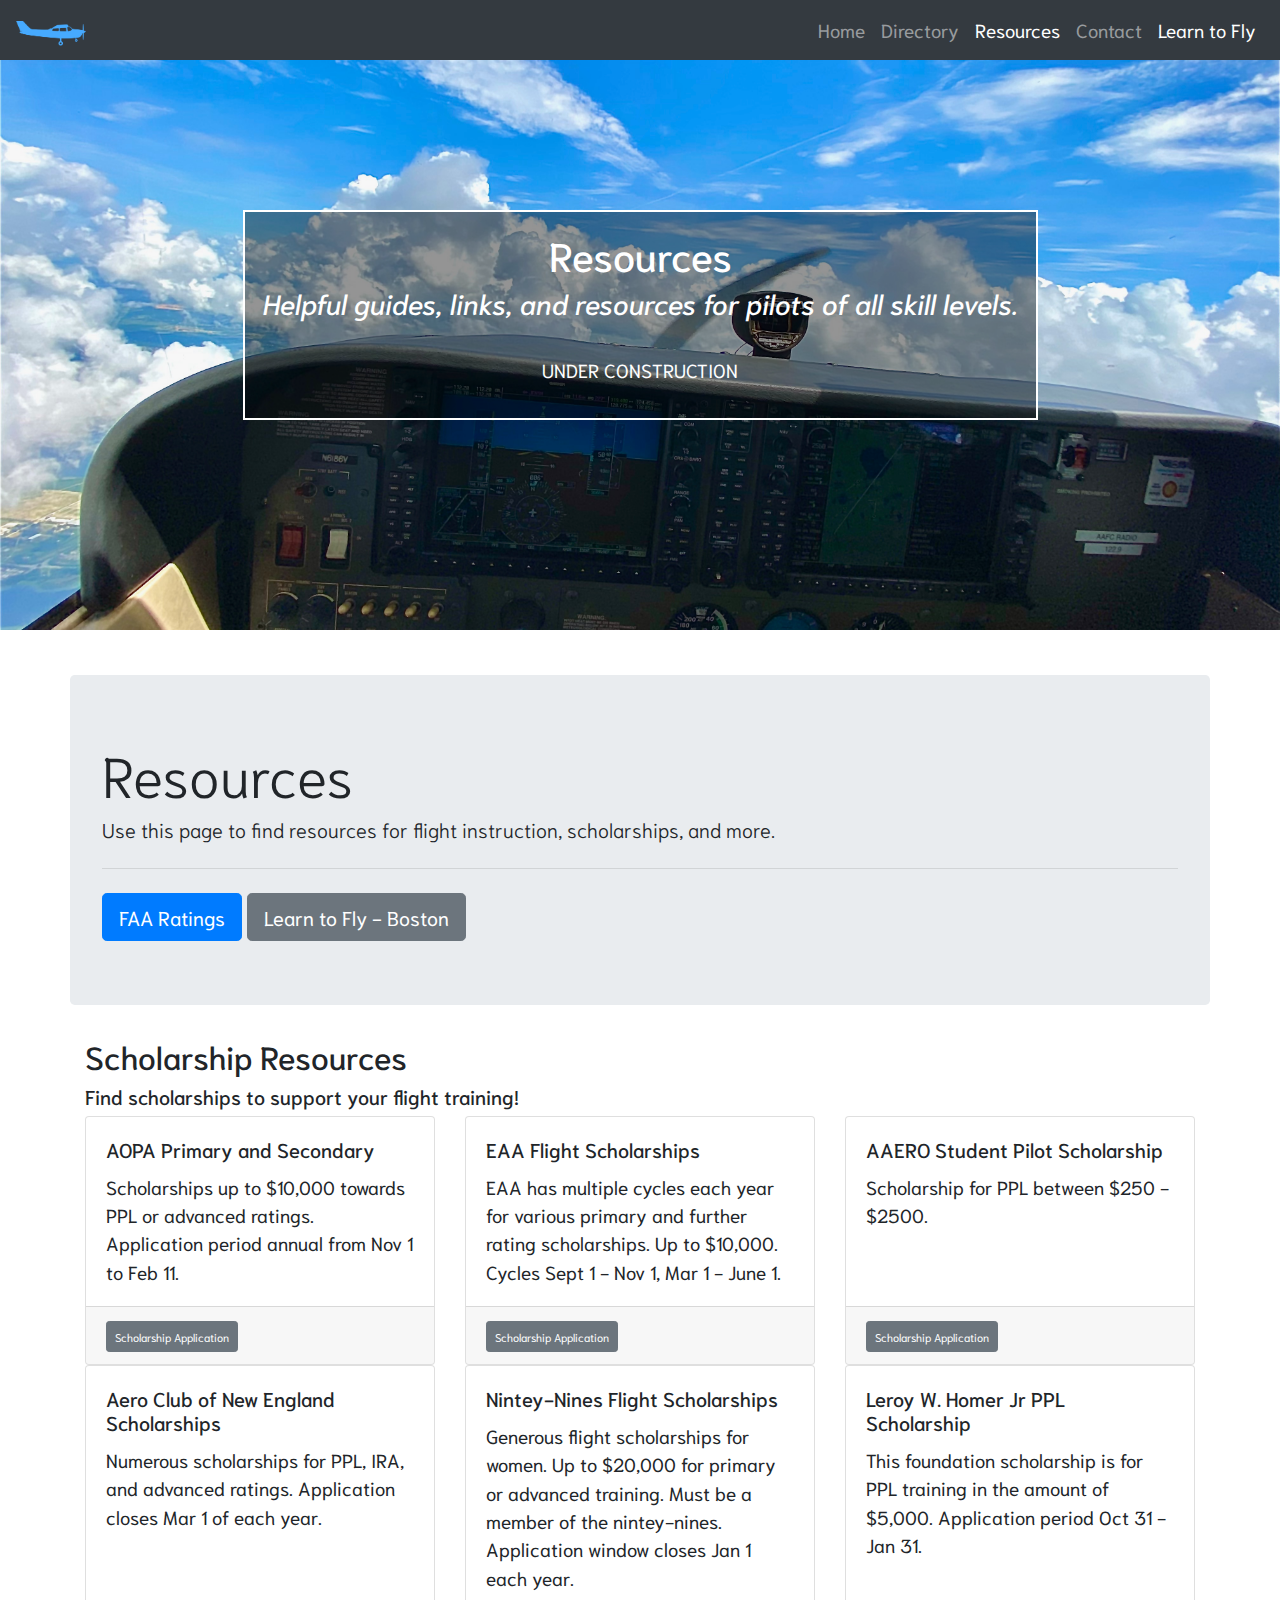
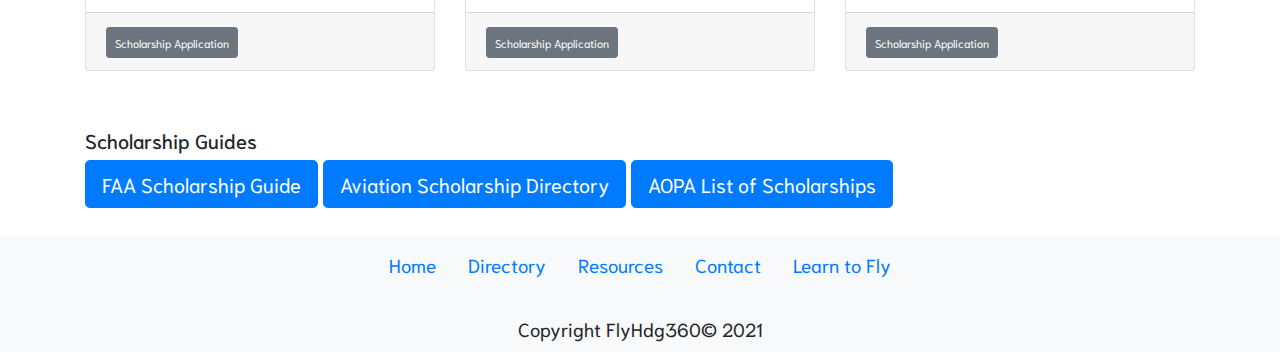
<file: resources.html>
<!doctype html>
<html lang="en" />
  <head>
    <!-- Required meta tags -->
    <meta charset="utf-8">
    <meta name="viewport" content="width=device-width, initial-scale=1, shrink-to-fit=no">

     <!-- Bootstrap CSS -->
    <link rel="stylesheet" href="https://stackpath.bootstrapcdn.com/bootstrap/4.5.2/css/bootstrap.min.css" integrity="sha384-JcKb8q3iqJ61gNV9KGb8thSsNjpSL0n8PARn9HuZOnIxN0hoP+VmmDGMN5t9UJ0Z" crossorigin="anonymous">

    <!-- CSS Links -->
    <link href="./resources/ratings/style.css" rel=stylesheet type="text/css" />
    <link href="./resources/global.css" rel=stylesheet type="text/css" />

    <!-- Fonts -->
    <link href="https://fonts.googleapis.com/css2?family=Niramit:ital,wght@0,200;0,300;0,400;0,500;0,600;0,700;1,200;1,300;1,400;1,500;1,600;1,700&display=swap" rel="stylesheet">
    <title>FlyHdg360</title>
  </head>
  <body>



    <nav class="navbar navbar-expand-lg navbar-dark bg-dark fixed-top">
      <a class="navbar-brand" href="#">
        <img src="resources/images/logo.png" width="70px" />
      </a>
      <button class="navbar-toggler" type="button" data-toggle="collapse" data-target="#navbarNav" aria-controls="navbarNav" aria-expanded="false" aria-label="Toggle navigation">
        <span class="navbar-toggler-icon"></span>
      </button>
      <div class="collapse navbar-collapse justify-content-end" id="navbarNav" role="navigation">

        <ul class="navbar-nav">
          <li class="nav-item">
            <a class="nav-link" href="index.html">Home <span class="sr-only">(current)</span></a>
          </li>
          <li class="nav-item">
            <a class="nav-link" href="directory.html">Directory</a>
          </li>
          <li class="nav-item active">
            <a class="nav-link" href="resources.html">Resources</a>
          </li>
          <li class="nav-item">
            <a class="nav-link" href="contact.html">Contact</a>
          </li>
          <li class="nav-item active">
            <a class="nav-link" href="learntofly.html">Learn to Fly</a>
          </li>
        </ul>
      </div>
    </nav>

    <!-- Landing Page Title + Jumbotron -->

    <div class="landing container-fluid d-flex flex-column justify-content-center align-items-center">
      <div class="">
        <div class="landing-text text-center">
          <h1>Resources</h1>
          <h3><em>Helpful guides, links, and resources for pilots of all skill levels.</em></h3>
          <br><p>UNDER CONSTRUCTION</p>
        </div>
      </div>

    </div>


    <!-- First Content -->

    <div class="jumbotron container">
      <h1 class="display-4">Resources</h1>
        <p class="lead">Use this page to find resources for flight instruction, scholarships, and more.</p>
        <hr class="my-4">

      <a class="btn btn-primary btn-lg" href="directory.html" role="button">FAA Ratings</a>
      <a class="btn btn-secondary btn-lg" href="learntofly.html" role="button">Learn to Fly - Boston</a>
    </div>


    <!-- Resources -->





    <div class="container" style="margin-bottom:3vh;">
      <h2>Scholarship Resources</h2>
      <h5>Find scholarships to support your flight training!</h5>
      <div class="row row-cols-1 row-cols-md-3 g-4">
        <div class="col">
          <div class="card h-100">
            <div class="card-body">
              <h5 class="card-title">AOPA Primary and Secondary</h5>
              <p class="card-text">Scholarships up to $10,000 towards PPL or advanced ratings. Application period annual from Nov 1 to Feb 11.</p>
            </div>
            <div class="card-footer">
              <a href="https://www.aopa.org/training-and-safety/students/flight-training-scholarships" target="_blank"><button class="btn btn-sm btn-secondary"><small class="">Scholarship Application</small></button></a>
            </div>
          </div>
        </div>
        <div class="col">
          <div class="card h-100">
            <div class="card-body">
              <h5 class="card-title">EAA Flight Scholarships</h5>
              <p class="card-text">EAA has multiple cycles each year for various primary and further rating scholarships. Up to $10,000. Cycles Sept 1 - Nov 1, Mar 1 - June 1.</p>
            </div>
            <div class="card-footer">
              <a href="https://www.eaa.org/eaa/youth/aviation-scholarships" target="_blank"><button class="btn btn-sm btn-secondary"><small class="">Scholarship Application</small></button></a>
            </div>
          </div>
        </div>
        <div class="col">
          <div class="card h-100">
            <div class="card-body">
              <h5 class="card-title">AAERO Student Pilot Scholarship</h5>
              <p class="card-text">Scholarship for PPL between $250 - $2500.</p>
            </div>
            <div class="card-footer">
              <a href="https://www.aaero.com/aviation-scholarships/" target="_blank"><button class="btn btn-sm btn-secondary"><small class="">Scholarship Application</small></button></a>
            </div>
          </div>
        </div>
        <div class="col">
          <div class="card h-100">
            <div class="card-body">
              <h5 class="card-title">Aero Club of New England Scholarships</h5>
              <p class="card-text">Numerous scholarships for PPL, IRA, and advanced ratings. Application closes Mar 1 of each year.</p>
            </div>
            <div class="card-footer">
              <a href="https://www.acone.org/content.aspx?page_id=22&club_id=779885&module_id=284130" target="_blank"><button class="btn btn-sm btn-secondary"><small class="">Scholarship Application</small></button></a>
            </div>
          </div>
        </div>
        <div class="col">
          <div class="card h-100">
            <div class="card-body">
              <h5 class="card-title">Nintey-Nines Flight Scholarships</h5>
              <p class="card-text">Generous flight scholarships for women. Up to $20,000 for primary or advanced training. Must be a member of the nintey-nines. Application window closes Jan 1 each year.</p>
            </div>
            <div class="card-footer">
              <a href="https://www.ninety-nines.org/scholarships.htm" target="_blank"><button class="btn btn-sm btn-secondary"><small class="">Scholarship Application</small></button></a>
            </div>
          </div>
        </div>
        <div class="col">
          <div class="card h-100">
            <div class="card-body">
              <h5 class="card-title">Leroy W. Homer Jr PPL Scholarship</h5>
              <p class="card-text">This foundation scholarship is for PPL training in the amount of $5,000. Application period Oct 31 - Jan 31.</p>
            </div>
            <div class="card-footer">
              <a href="https://leroywhomerjr.org/scholarships/application/" target="_blank"><button class="btn btn-sm btn-secondary"><small class="">Scholarship Application</small></button></a>
            </div>
          </div>
        </div>
      </div>

      <br><br>
      <h5>Scholarship Guides</h5>
      <a href="https://www.faa.gov/education/grants_and_scholarships/aviation/" target="_blank"><button class="btn btn-lg btn-primary">FAA Scholarship Guide</button></a>
      <a href="https://www.scholarships.com/financial-aid/college-scholarships/scholarship-directory/academic-major/aviation" target="_blank"><button class="btn btn-lg btn-primary">Aviation Scholarship Directory</button></a>
      <a href="https://www.aopa.org/training-and-safety/learn-to-fly/aviation-scholarships" target="_blank"><button class="btn btn-lg btn-primary">AOPA List of Scholarships</button></a>

    </div>


    <footer class="nav navbar justify-content-center d-flex flex-column bg-light">
      <ul class="nav nav-pills">
        <li class="nav-item">
          <a class="nav-link" href="index">Home</a>
        </li>
        <li class="nav-item">
          <a class="nav-link" href="ratings.html">Directory</a>
        </li>
        <li class="nav-item active">
          <a class="nav-link" href="resources.html">Resources</a>
        </li>
        <li class="nav-item">
          <a class="nav-link" href="contact.html">Contact</a>
        </li>
        <li class="nav-item active">
          <a class="nav-link" href="learntofly.html">Learn to Fly</a>
        </li>
      </ul>
      <br>
      <span class="white">Copyright FlyHdg360© 2021</span>
    </footer>

    </body>

  </html>
</file>
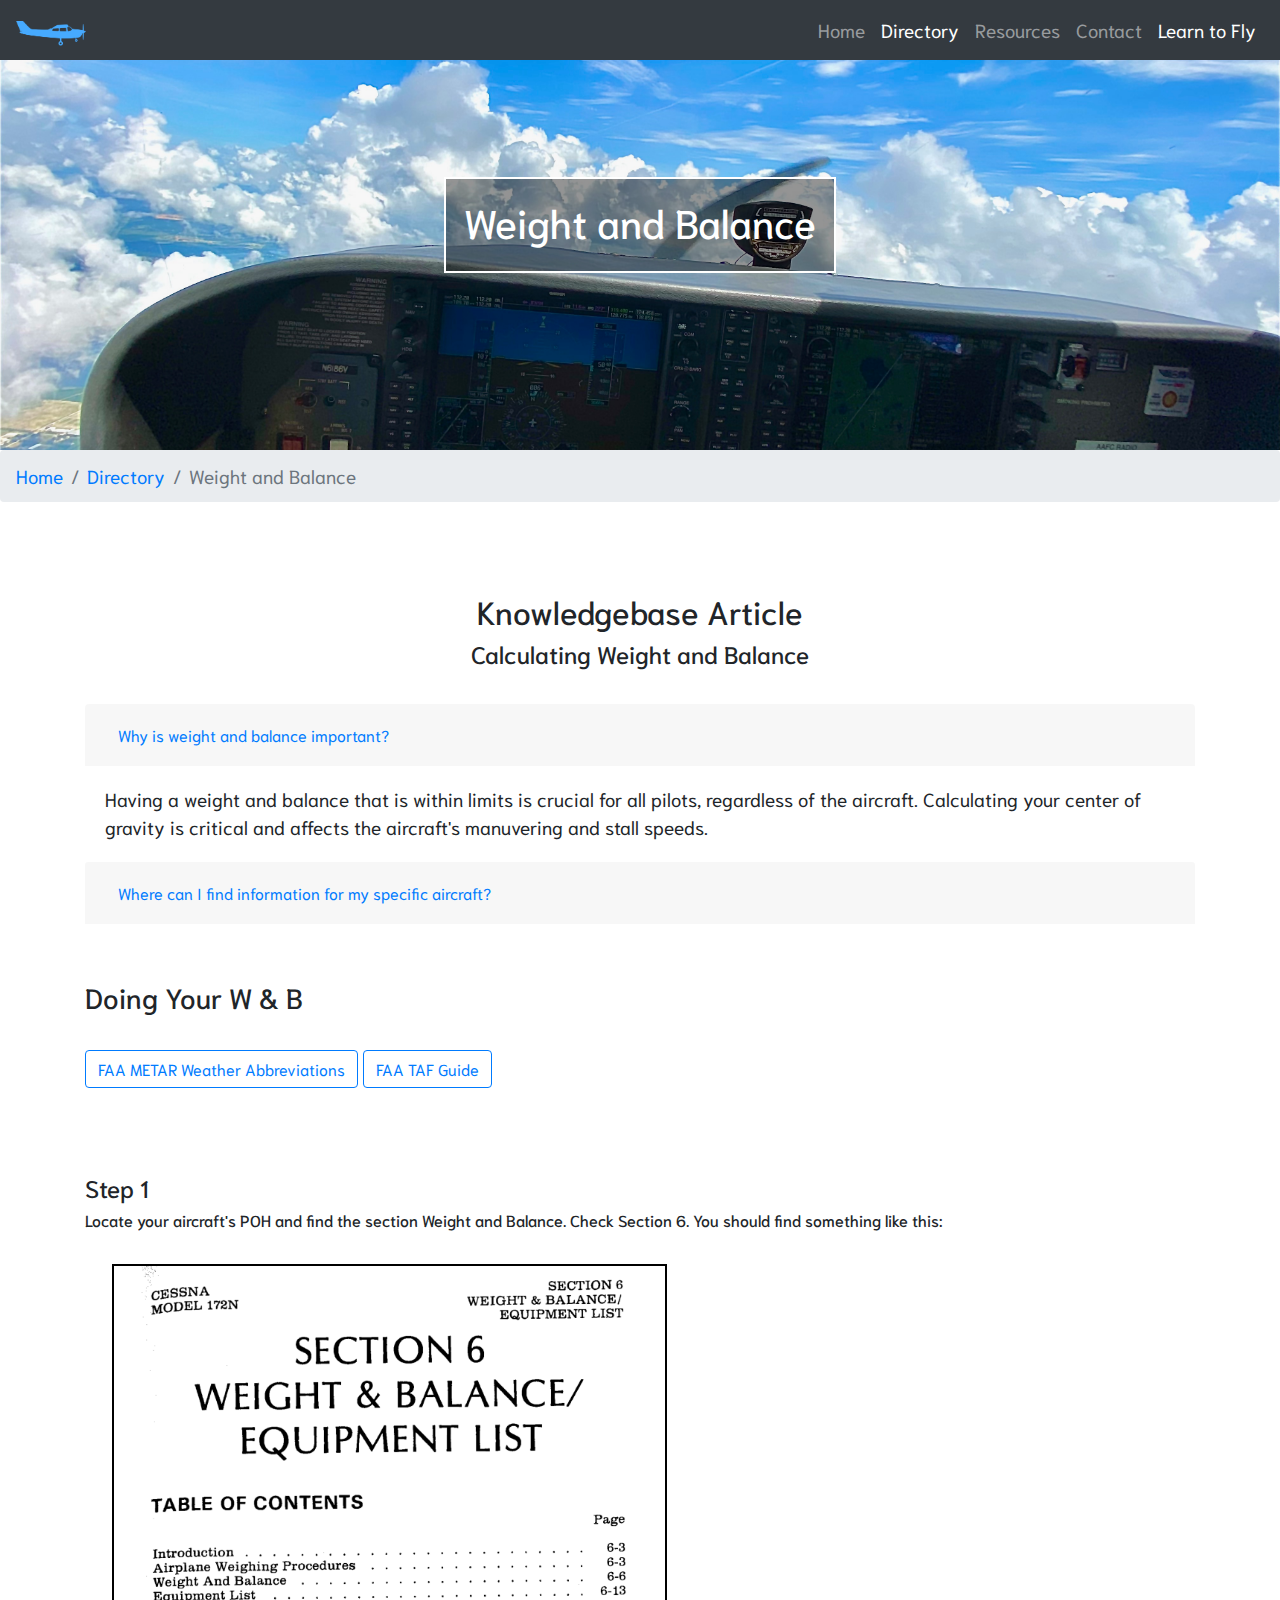
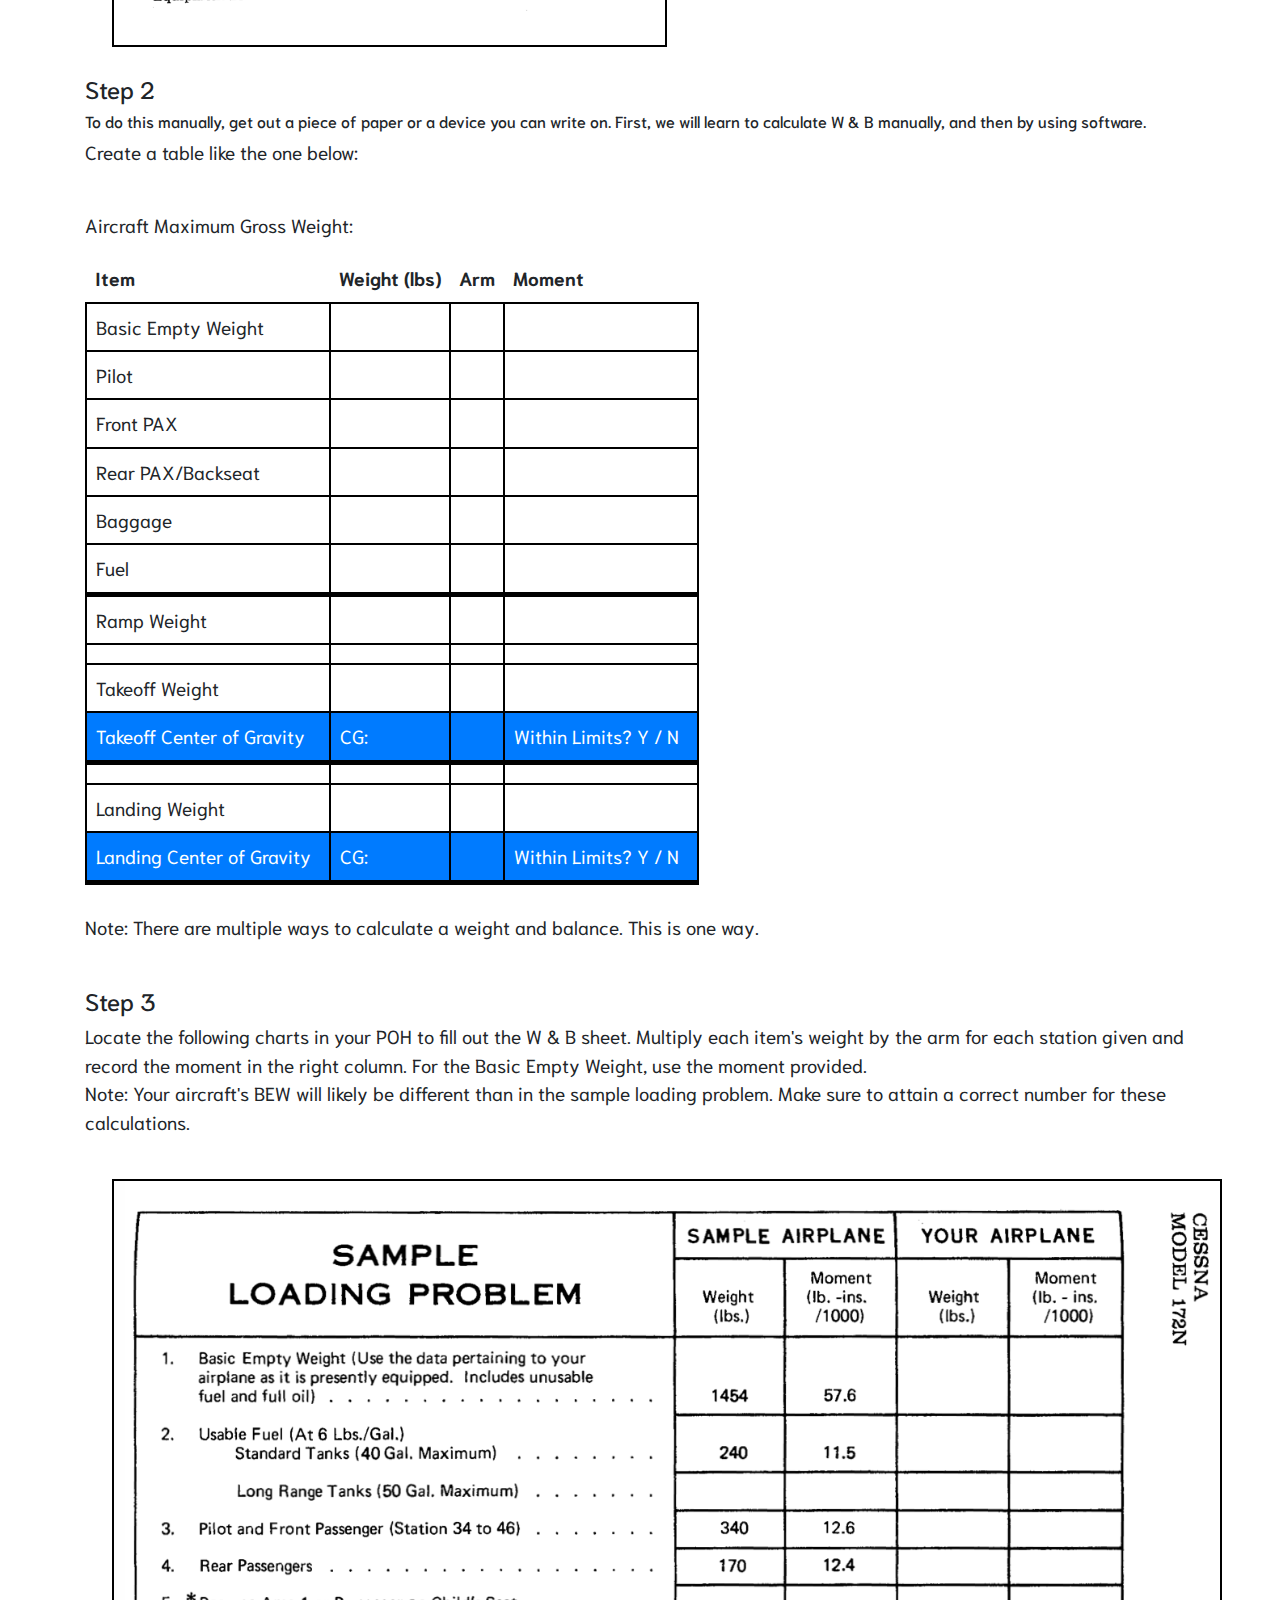
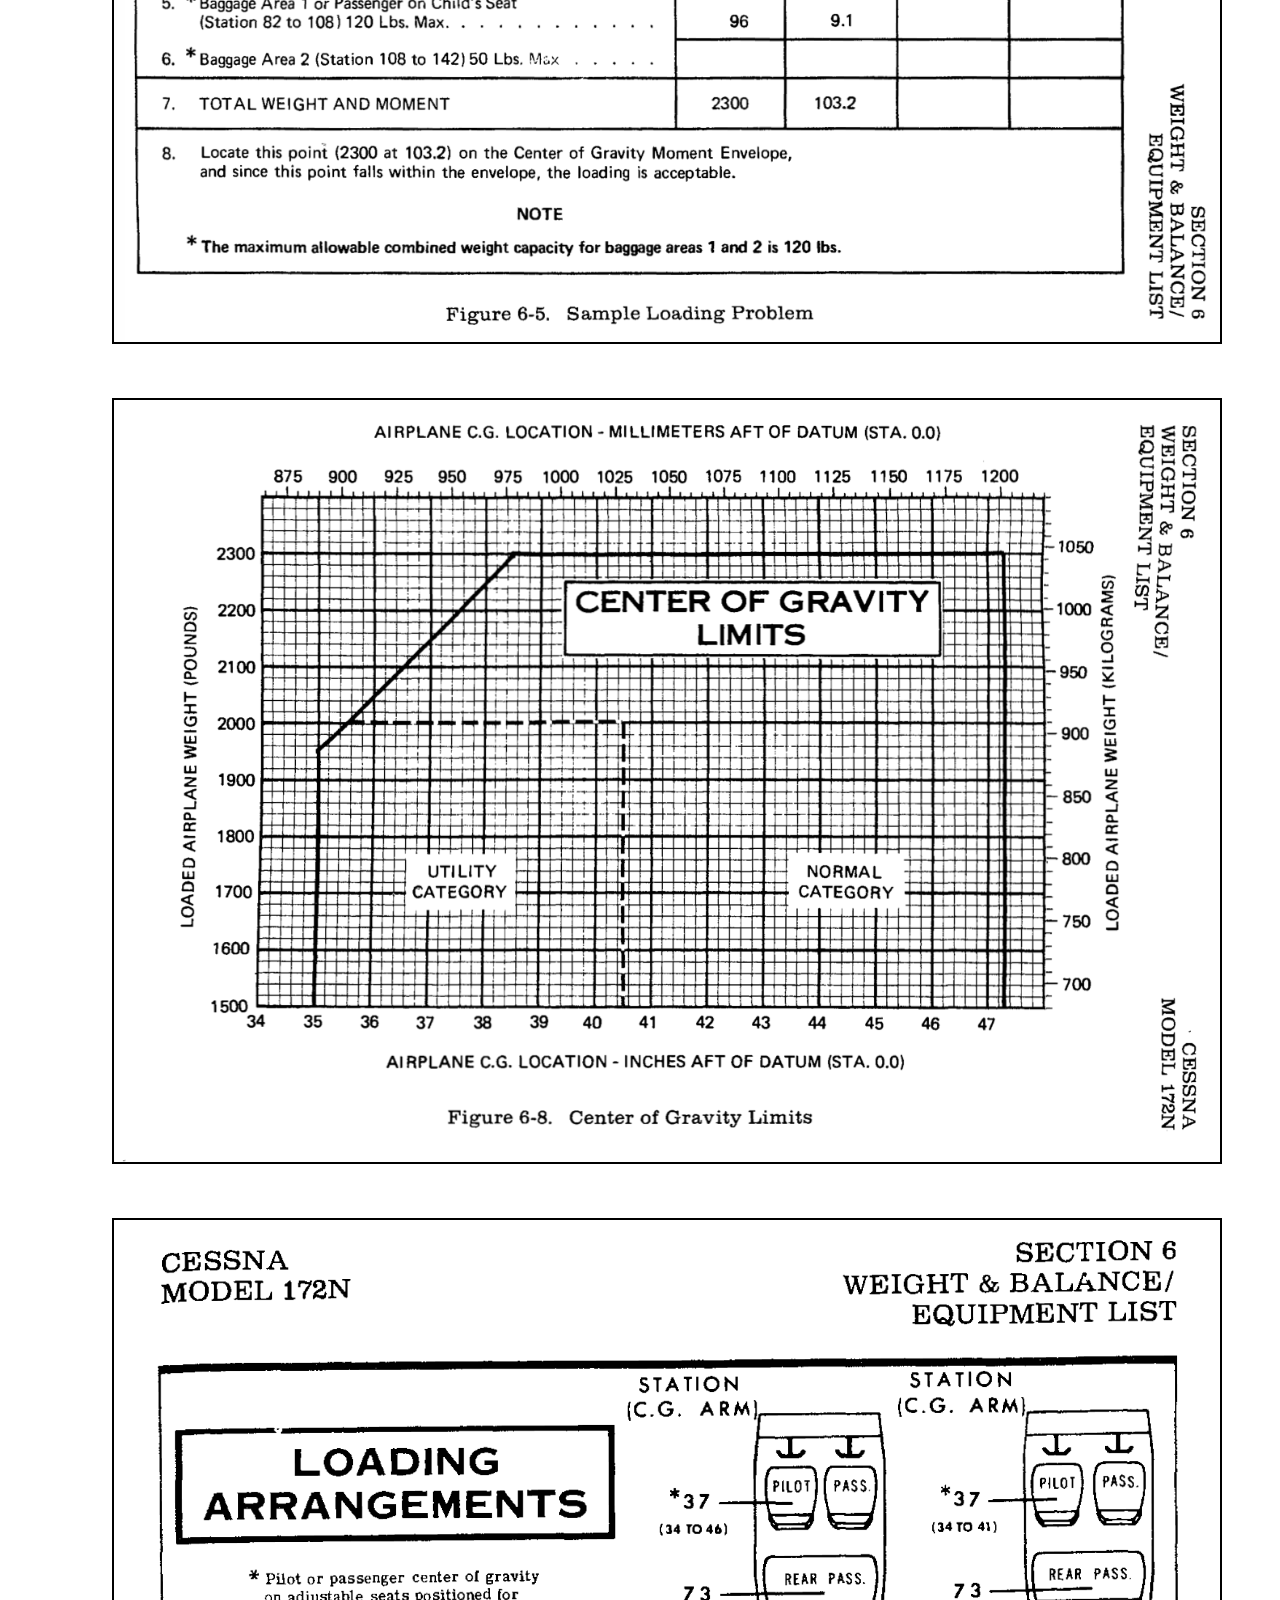
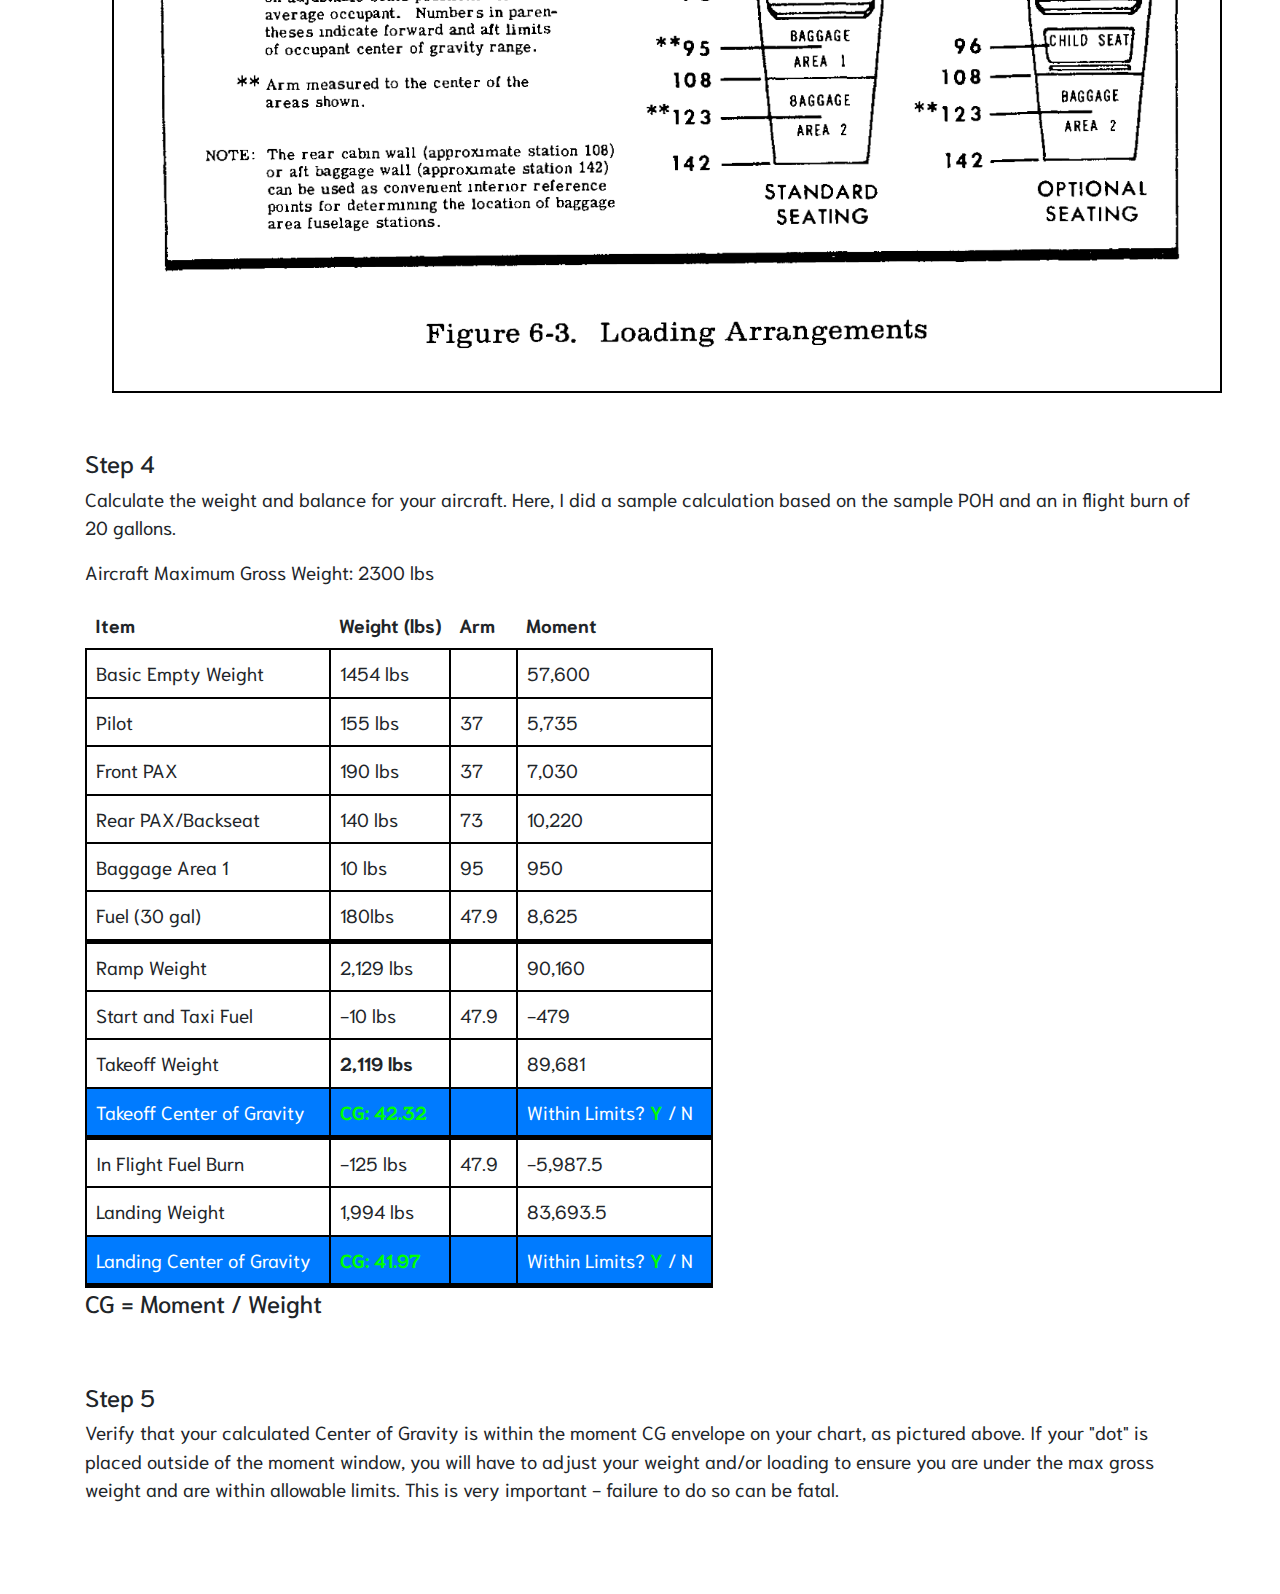
<file: wb.html>
<!doctype html>
<html lang="en" />
  <head>
    <!-- Required meta tags -->
    <meta charset="utf-8">
    <meta name="viewport" content="width=device-width, initial-scale=1, shrink-to-fit=no">

     <!-- Bootstrap CSS -->
    <link rel="stylesheet" href="https://stackpath.bootstrapcdn.com/bootstrap/4.5.2/css/bootstrap.min.css" integrity="sha384-JcKb8q3iqJ61gNV9KGb8thSsNjpSL0n8PARn9HuZOnIxN0hoP+VmmDGMN5t9UJ0Z" crossorigin="anonymous">

    <!-- CSS Links -->
    <link href="./resources/directory/style.css" rel=stylesheet type="text/css" />
    <link href="./resources/global.css" rel=stylesheet type="text/css" />

    <!-- Fonts -->
    <link href="https://fonts.googleapis.com/css2?family=Niramit:ital,wght@0,200;0,300;0,400;0,500;0,600;0,700;1,200;1,300;1,400;1,500;1,600;1,700&display=swap" rel="stylesheet">
    <title>Weight and Balance Calculuations</title>
  </head>
  <body>



    <nav class="navbar navbar-expand-lg navbar-dark bg-dark fixed-top">
      <a class="navbar-brand" href="ratings.html">
        <img src="resources/images/logo.png" width="70px" />
      </a>
      <button class="navbar-toggler" type="button" data-toggle="collapse" data-target="#navbarNav" aria-controls="navbarNav" aria-expanded="false" aria-label="Toggle navigation">
        <span class="navbar-toggler-icon"></span>
      </button>
      <div class="collapse navbar-collapse justify-content-end" id="navbarNav" role="navigation">

        <ul class="navbar-nav">
          <li class="nav-item">
            <a class="nav-link" href="index.html">Home</a>
          </li>
          <li class="nav-item active">
            <a class="nav-link" href="directory.html">Directory</a>
          </li>
          <li class="nav-item">
            <a class="nav-link" href="resources.html">Resources</a>
          </li>
          <li class="nav-item">
            <a class="nav-link" href="contact.html">Contact</a>
          </li>
          <li class="nav-item active">
            <a class="nav-link" href="learntofly.html">Learn to Fly</a>
          </li>
        </ul>
      </div>
    </nav>

    <!-- Landing Page Title + Jumbotron -->

    <div class="land-title container-fluid d-flex flex-column justify-content-center align-items-center">
        <div class="">
          <div class="landing-texts text-center">
            <h1>Weight and Balance</h1>
          </div>
        </div>
    </div>

    <!-- Private Certificate -->
    <nav aria-label="breadcrumb">
      <ol class="breadcrumb">
        <li class="breadcrumb-item"><a href="ratings.html">Home</a></li>
        <li class="breadcrumb-item"><a href="directory.html">Directory</a></li>
        <li class="breadcrumb-item active" aria-current="page">Weight and Balance</li>
      </ol>
    </nav>
    <div class="rating-page-section sectional-section container">

      <h2 class="text-center">Knowledgebase Article</h2>
      <h4 class="text-center">Calculating Weight and Balance</h4>
      <br>
      <div class="accordion" id="accordionExample">
        <div class="card">
          <div class="card-header" id="headingOne">
            <h5 class="mb-0">
              <button class="btn btn-link" type="button" data-toggle="collapse" data-target="#collapseOne" aria-expanded="true" aria-controls="collapseOne">
                Why is weight and balance important?
              </button>
            </h5>
          </div>

          <div id="collapseOne" class="collapse show" aria-labelledby="headingOne" data-parent="#accordionExample">
            <div class="card-body">
              Having a weight and balance that is within limits is crucial for all pilots, regardless of the aircraft. Calculating your center of gravity is critical and affects the aircraft's manuvering and stall speeds.
            </div>
        </div>
        <div class="card">
          <div class="card-header" id="headingTwo">
            <h5 class="mb-0">
              <button class="btn btn-link collapsed" type="button" data-toggle="collapse" data-target="#collapseTwo" aria-expanded="false" aria-controls="collapseTwo">
                Where can I find information for my specific aircraft?
              </button>
            </h5>
          </div>
          <div id="collapseTwo" class="collapse" aria-labelledby="headingTwo" data-parent="#accordionExample">
            <div class="card-body">
              Refer to your aircraft's Pilot Operating Handbook (POH) / Operating Limitations. This data is usually found in Section 6 of a standard POH.
            </div>
          </div>
        </div>
      </div>
      <br>
      <br>

      <div class="reading-and-understanding">
        <h3>Doing Your W & B</h3>
        <br>
        <a href="https://www.weather.gov/media/wrh/mesowest/metar_decode_key.pdf" target="_blank"><button class="btn btn-large btn-outline-primary">FAA METAR Weather Abbreviations</button></a>
        <a href="https://aviationweather.gov/taf/decoder" target="_blank"><button class="btn btn-large btn-outline-primary">FAA TAF Guide</button></a>

        <br><br>

        <br><br>
        <h4>Step 1</h4>
        <h6>
          Locate your aircraft's POH and find the section Weight and Balance. Check Section 6. You should find something like this:
        </h6>
        <img src="./resources/images/wb1.png" class="img img-fluid col-sm-6 col-xs-12" />

        <br>
        <h4>Step 2</h4>
        <h6>To do this manually, get out a piece of paper or a device you can write on. First, we will learn to calculate W & B manually, and then by using software.</h6>

        <p>Create a table like the one below:</p><br>
        <p>Aircraft Maximum Gross Weight: </p>
        <table>
          <thead>
            <th>Item</th>
            <th>Weight (lbs)</th>
            <th>Arm</th>
            <th>Moment</th>
          </thead>
          <tbody>
            <tr>
              <td>Basic Empty Weight</td>
              <td></td>
              <td></td>
              <td></td>
            </tr>
            <tr>
              <td>Pilot</td>
              <td></td>
              <td></td>
              <td></td>
            </tr>
              <td>Front PAX</td>
              <td></td>
              <td></td>
              <td></td>
            <tr>
              <td>Rear PAX/Backseat</td>
              <td></td>
              <td></td>
              <td></td>
            </tr>
            <tr>
              <td>Baggage</td>
              <td></td>
              <td></td>
              <td></td>
            </tr>
            <tr style="border-bottom:0.6vh black solid">
              <td>Fuel</td>
              <td></td>
              <td></td>
              <td></td>
            </tr>
            <tr>
              <td>Ramp Weight</td>
              <td></td>
              <td></td>
              <td></td>
            </tr>
            <tr>
              <td></td>
              <td></td>
              <td></td>
              <td></td>
            </tr>
            <tr>
              <td>Takeoff Weight</td>
              <td></td>
              <td></td>
              <td></td>
            </tr>
            <tr class="bg-primary text-white" style="border-bottom:0.6vh black solid">
              <td>Takeoff Center of Gravity</td>
              <td>CG:</td>
              <td></td>
              <td>Within Limits? Y / N</td>
            </tr>
            <tr>
              <td></td>
              <td></td>
              <td></td>
              <td></td>
            </tr>
            <tr>
              <td>Landing Weight</td>
              <td></td>
              <td></td>
              <td></td>
            </tr>
            <tr class="bg-primary text-white" style="border-bottom:0.6vh black solid">
              <td>Landing Center of Gravity</td>
              <td>CG:</td>
              <td></td>
              <td>Within Limits? Y / N</td>
            </tr>



          </tbody>
        </table>
        <br>
        <p>Note: There are multiple ways to calculate a weight and balance. This is one way.</p>

        <br>
        <h4>Step 3</h4>
        <p>Locate the following charts in your POH to fill out the W & B sheet. Multiply each item's weight by the arm for each station given and record the moment in the right column. For the Basic Empty Weight, use the moment provided.
          <br>
          Note: Your aircraft's BEW will likely be different than in the sample loading problem. Make sure to attain a correct number for these calculations.</p>

        <img src="./resources/images/wb3.png" class="img img-fluid" />
        <img src="./resources/images/wb4.png" class="img img-fluid" />
        <img src="./resources/images/wb2.png" class="img img-fluid" />

        <br><br>

        <h4>Step 4</h4>
        <p>Calculate the weight and balance for your aircraft. Here, I did a sample calculation based on the sample POH and an in flight burn of 20 gallons.</p>
        <p>Aircraft Maximum Gross Weight: 2300 lbs </p>
        <table>
          <thead>
            <th>Item</th>
            <th>Weight (lbs)</th>
            <th>Arm</th>
            <th>Moment</th>
          </thead>
          <tbody>
            <tr>
              <td>Basic Empty Weight</td>
              <td>1454 lbs</td>
              <td></td>
              <td>57,600</td>
            </tr>
            <tr>
              <td>Pilot</td>
              <td>155 lbs</td>
              <td>37</td>
              <td>5,735</td>
            </tr>
              <td>Front PAX</td>
              <td>190 lbs</td>
              <td>37</td>
              <td>7,030</td>
            <tr>
              <td>Rear PAX/Backseat</td>
              <td>140 lbs</td>
              <td>73</td>
              <td>10,220</td>
            </tr>
            <tr>
              <td>Baggage Area 1</td>
              <td>10 lbs</td>
              <td>95</td>
              <td>950</td>
            </tr>
            <tr style="border-bottom:0.6vh black solid">
              <td>Fuel (30 gal)</td>
              <td>180lbs</td>
              <td>47.9</td>
              <td>8,625</td>
            </tr>
            <tr>
              <td>Ramp Weight</td>
              <td>2,129 lbs</td>
              <td></td>
              <td>90,160</td>
            </tr>
            <tr>
              <td>Start and Taxi Fuel</td>
              <td>-10 lbs</td>
              <td>47.9</td>
              <td>-479</td>
            </tr>
            <tr>
              <td>Takeoff Weight</td>
              <td><strong>2,119 lbs</strong></td>
              <td></td>
              <td>89,681</td>
            </tr>
            <tr class="bg-primary text-white" style="border-bottom:0.6vh black solid">
              <td>Takeoff Center of Gravity</td>
              <td><strong style="color:lime">CG: 42.32</strong></td>
              <td></td>
              <td>Within Limits? <strong style="color:lime">Y</strong> / N</td>
            </tr>
            <tr>
              <td>In Flight Fuel Burn</td>
              <td>-125 lbs</td>
              <td>47.9</td>
              <td>-5,987.5</td>
            </tr>
            <tr>
              <td>Landing Weight</td>
              <td>1,994 lbs</td>
              <td></td>
              <td>83,693.5</td>
            </tr>
            <tr class="bg-primary text-white" style="border-bottom:0.6vh black solid">
              <td>Landing Center of Gravity</td>
              <td><strong style="color:lime">CG: 41.97</strong></td>
              <td></td>
              <td>Within Limits? <strong style="color:lime">Y</strong> / N</td>
            </tr>
          </tbody>
        </table>

        <h4>CG = Moment / Weight</h4>
        <br><br>
        <h4>Step 5</h4>
          <p>Verify that your calculated Center of Gravity is within the moment CG envelope on your chart, as pictured above. If your "dot" is placed outside of the moment window, you will have to adjust your weight and/or loading to ensure you are under the max gross weight and are within allowable limits. This is very important - failure to do so can be fatal.</p>

    </div>

    <script src="https://code.jquery.com/jquery-3.5.1.slim.min.js" integrity="sha384-DfXdz2htPH0lsSSs5nCTpuj/zy4C+OGpamoFVy38MVBnE+IbbVYUew+OrCXaRkfj" crossorigin="anonymous"></script>
    <script src="https://cdn.jsdelivr.net/npm/popper.js@1.16.1/dist/umd/popper.min.js" integrity="sha384-9/reFTGAW83EW2RDu2S0VKaIzap3H66lZH81PoYlFhbGU+6BZp6G7niu735Sk7lN" crossorigin="anonymous"></script>
    <script src="https://stackpath.bootstrapcdn.com/bootstrap/4.5.2/js/bootstrap.min.js" integrity="sha384-B4gt1jrGC7Jh4AgTPSdUtOBvfO8shuf57BaghqFfPlYxofvL8/KUEfYiJOMMV+rV" crossorigin="anonymous"></script>

  </body>


</html>
</file>
<file: resources/ratings/style.css>
/* Home Landing Area */

.landing {
  height: 70vh;
  background-image: url("../images/IMG_0170.jpeg");
  background-position: center;
  background-repeat: no-repeat;
  background-size: cover;
}

/* Landing */

.landing {
  color: white;
}

.landing-text {
  background-color: rgba(0,0,0,0.4);
  padding: 2vh;
  border: 0.3vh solid white;
}


/* Jumbotron */

.jumbotron {
  margin-top: 5vh;
}
</file>
<file: resources/global.css>
body {
  font-size: 2.1vh;
  font-family: 'Niramit', sans-serif;
}

.contact-bar a {
  margin: 1vh;
}

.contact-navi a {
  margin: 1vh;
}


/* Footer */


/* Rating Sections */

.rating-page-section {
  margin-top: 10vh;
  margin-bottom: 10vh;
}

.aircraft {
  margin-bottom: 10vh;
}

td {
  padding: 1vh;
  border: 0.3vh solid black;
  padding-right: 2vh;
}


th {
  padding: 1vh;
}

.sectional-section .card {
  margin: 0;
  border: none;
}

.sectional-section .card-header {
  border: none;
}

.reading-and-understanding img {
  margin: 3vh;
  border: 0.3vh solid black;
}
</file>
<file: resources/directory/style.css>
/* Home Landing Area */

.land-title {
  height: 50vh;
  background-image: url("../images/IMG_0170.jpeg");
  background-position: center;
  background-repeat: no-repeat;
  background-size: cover;
}

/* Landing */


.landing-texts {
  background-color: rgba(0,0,0,0.4);
  padding: 2vh;
  border: 0.3vh solid white;
    color: white;
}


/* Jumbotron */

.directory {
  margin-top: 5vh;
  margin-bottom: 5vh;
}

.card {
  margin: 2vh;
}
</file>
